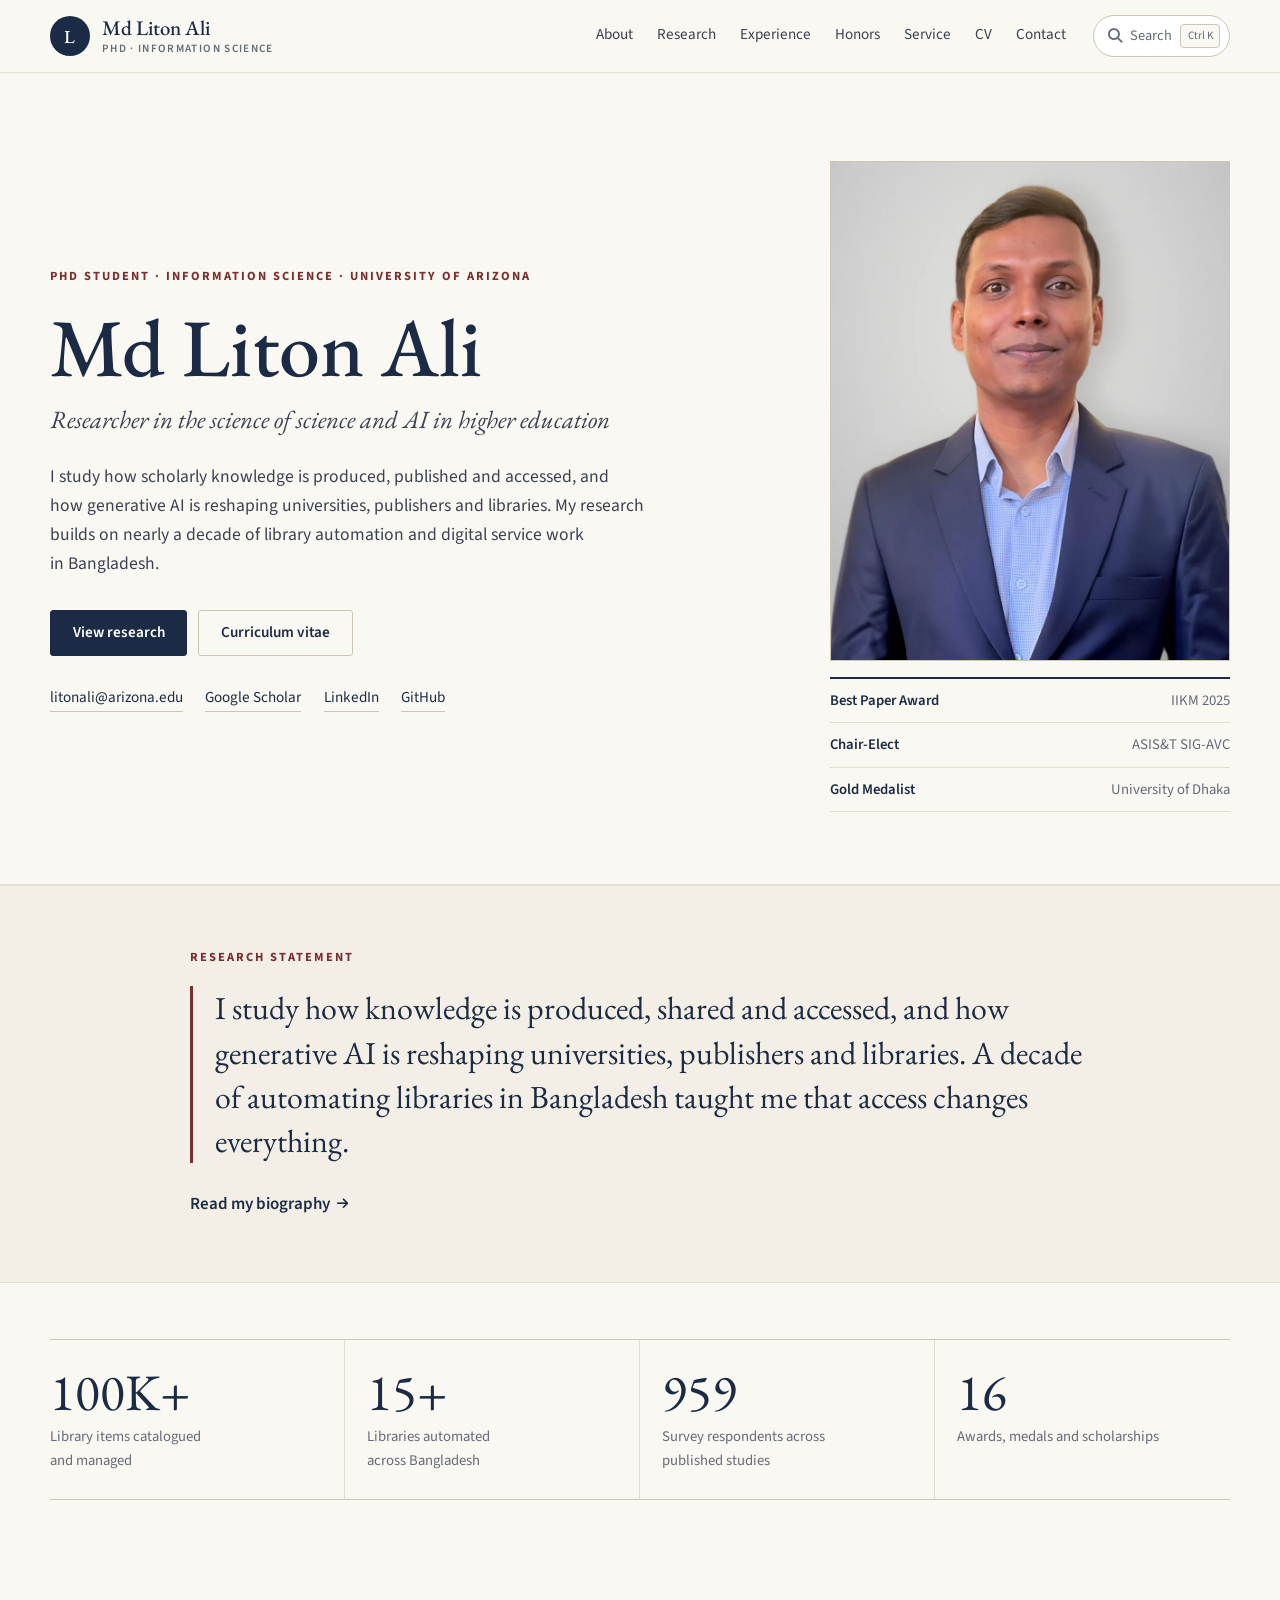
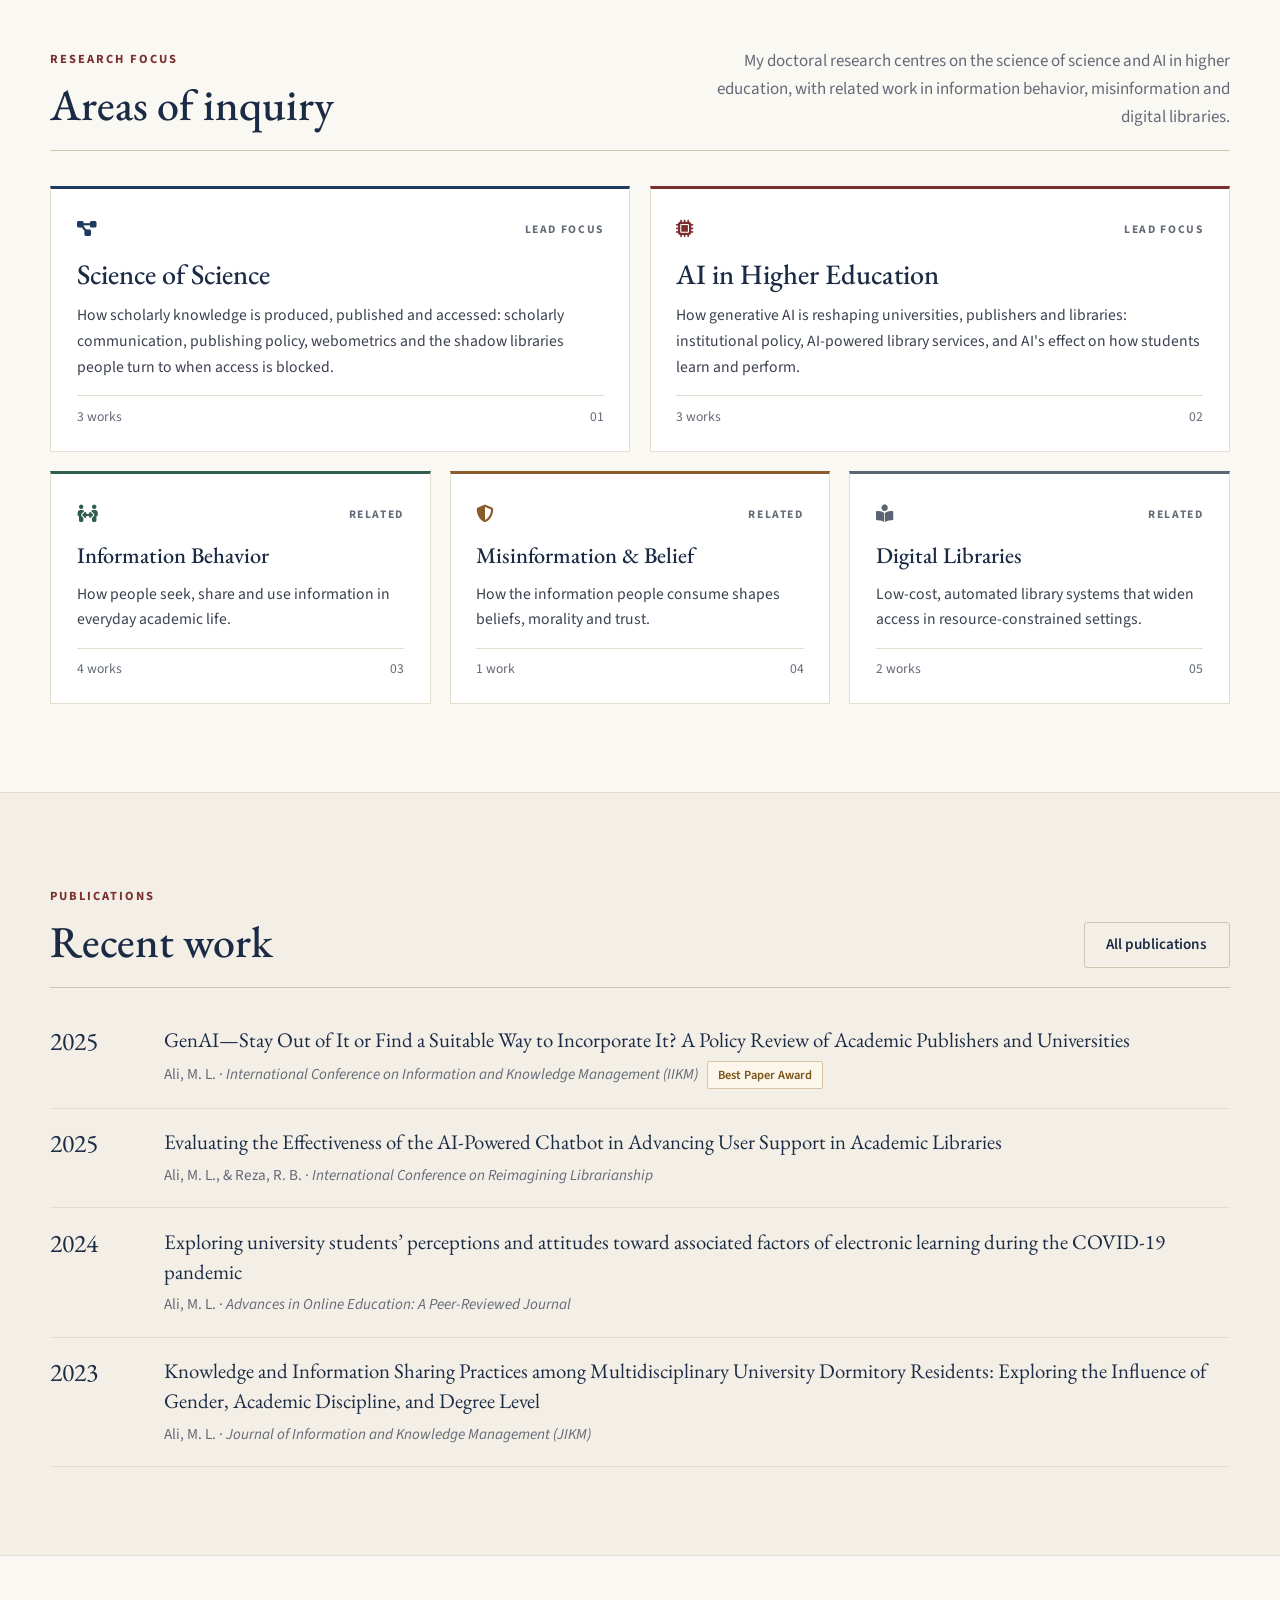
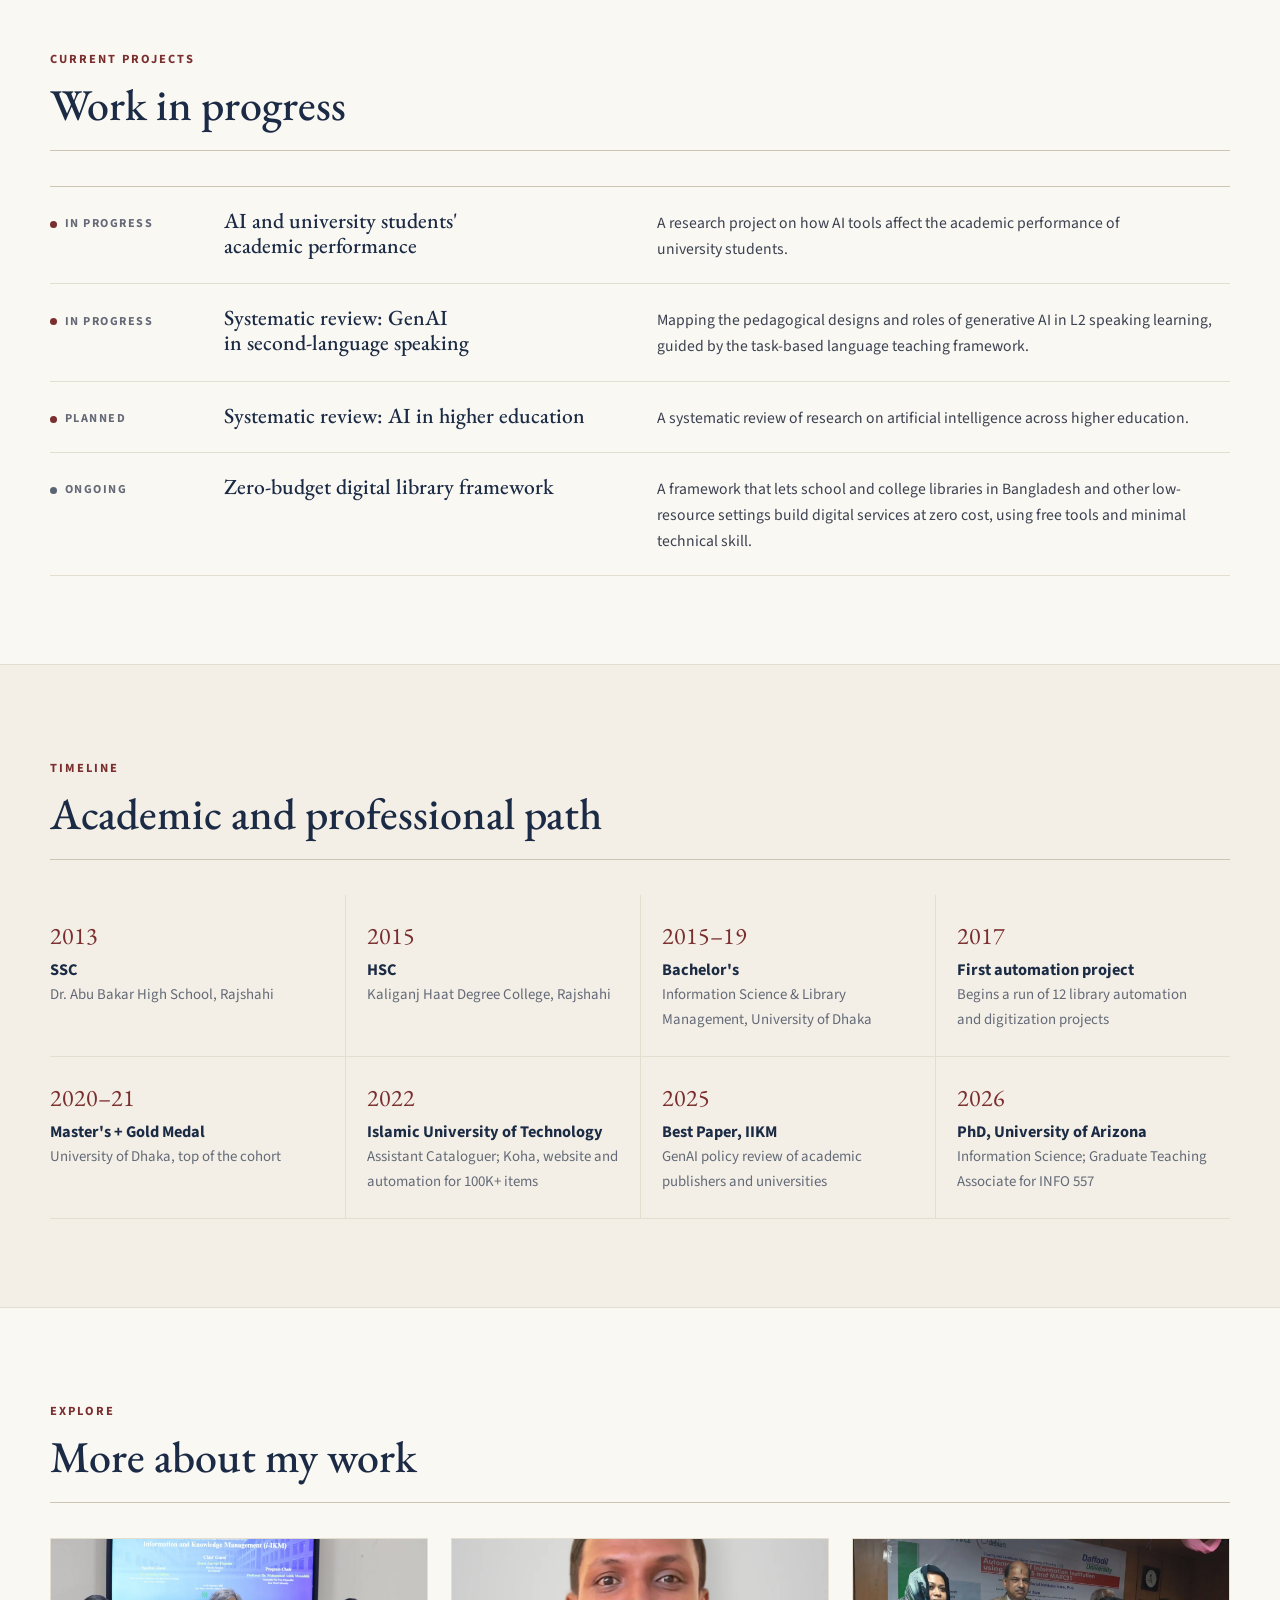
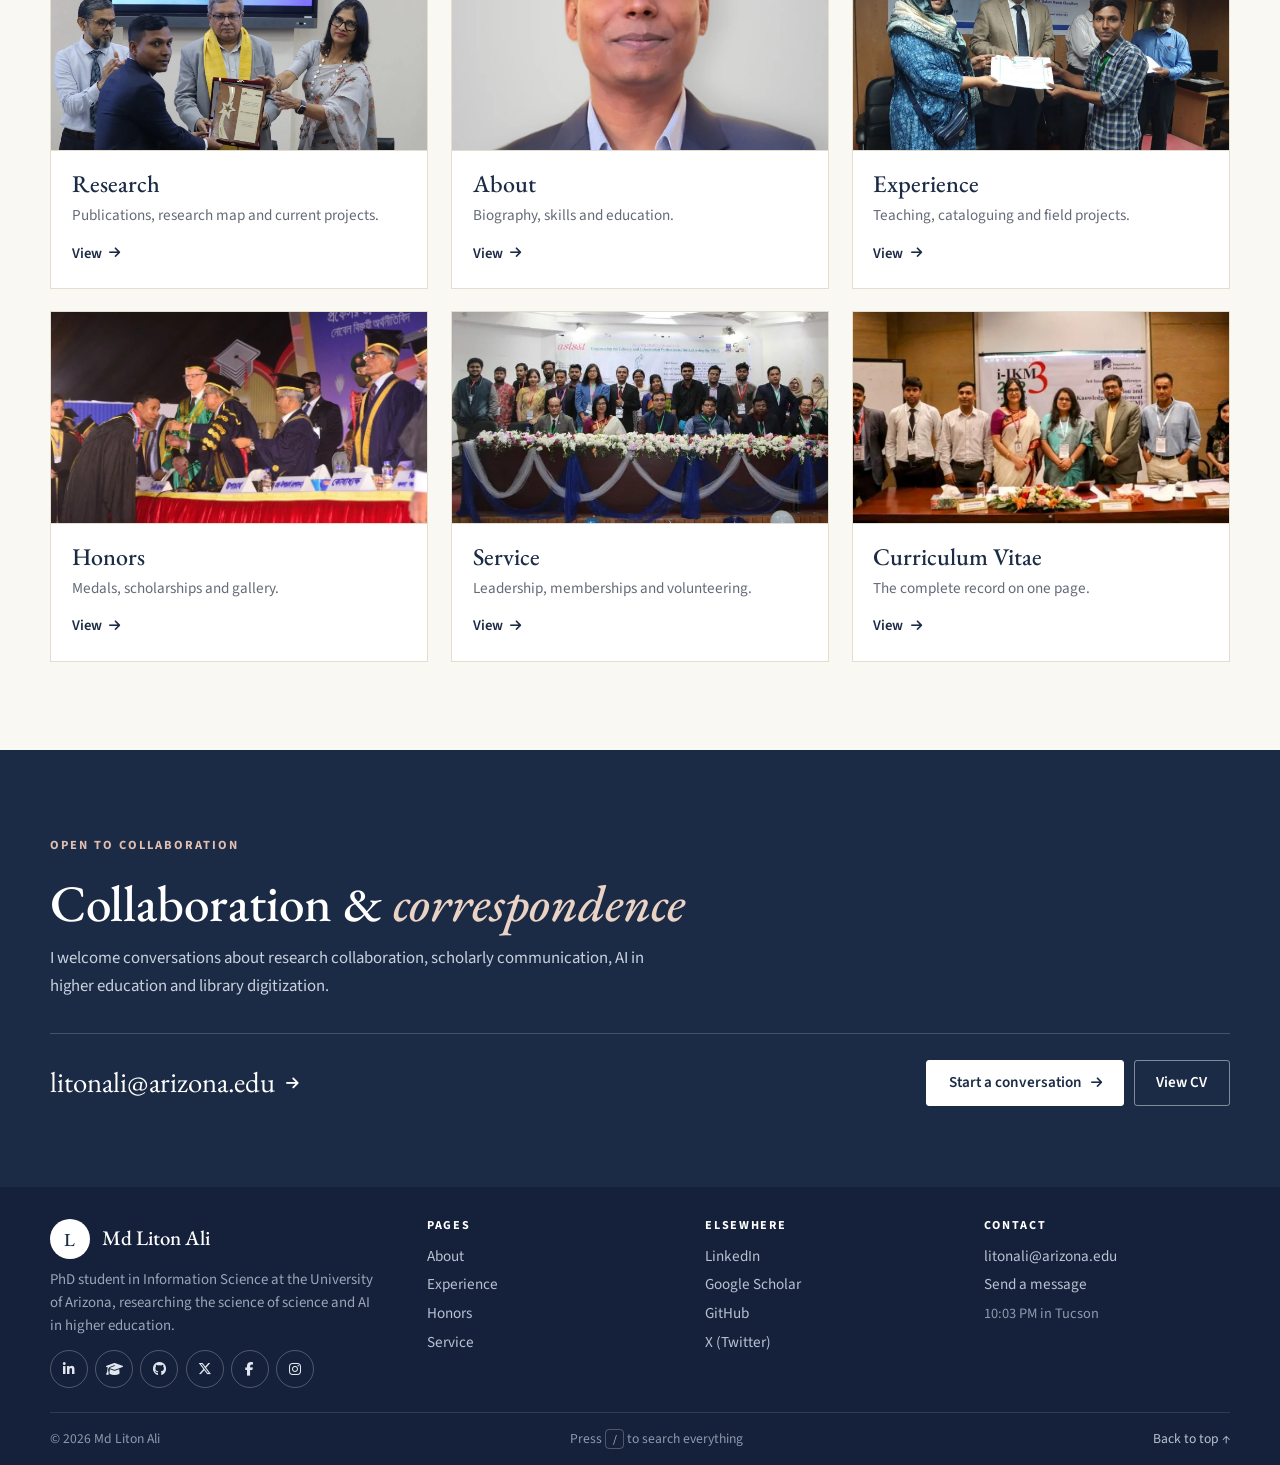
<file: index.html>
<!DOCTYPE html>
<html lang="en" class="no-js" data-theme="light">
<head>
<meta charset="UTF-8">
<meta name="viewport" content="width=device-width, initial-scale=1">
<title>Md Liton Ali — Information Science, University of Arizona</title>
<meta name="description" content="Md Liton Ali is a PhD student in Information Science at the University of Arizona researching the science of science and AI in higher education.">
<meta name="author" content="Md Liton Ali">
<link rel="canonical" href="https://www.litonali.com/">
<meta property="og:type" content="website"><meta property="og:title" content="Md Liton Ali — Information Science, University of Arizona"><meta property="og:description" content="Md Liton Ali is a PhD student in Information Science at the University of Arizona researching the science of science and AI in higher education.">
<meta property="og:url" content="https://www.litonali.com/"><meta property="og:image" content="https://www.litonali.com/images/og-headshot.jpg">
<meta name="twitter:card" content="summary_large_image"><meta name="twitter:site" content="@3srliton">
<meta name="theme-color" content="#1c2b45">
<link rel="icon" href="favicon.svg" type="image/svg+xml">
<link rel="preconnect" href="https://fonts.googleapis.com"><link rel="preconnect" href="https://fonts.gstatic.com" crossorigin>
<link href="https://fonts.googleapis.com/css2?family=EB+Garamond:ital,wght@0,400;0,500;0,600;1,400;1,500&family=Source+Sans+3:wght@400;600;700&display=swap" rel="stylesheet">
<link href="https://cdnjs.cloudflare.com/ajax/libs/font-awesome/6.5.1/css/all.min.css" rel="stylesheet">
<link rel="stylesheet" href="style.css?v=2a26d41e">
<script type="application/ld+json">{"@context": "https://schema.org", "@type": "Person", "name": "Md Liton Ali", "url": "https://www.litonali.com", "image": "https://www.litonali.com/images/og-headshot.jpg", "jobTitle": "PhD Student, Information Science", "affiliation": {"@type": "CollegeOrUniversity", "name": "University of Arizona"}, "alumniOf": {"@type": "CollegeOrUniversity", "name": "University of Dhaka"}, "email": "mailto:litonali@arizona.edu", "sameAs": ["https://www.linkedin.com/in/3srliton/", "https://scholar.google.com/citations?user=ygCGG80AAAAJ&hl=en", "https://github.com/3srliton", "https://x.com/3srliton", "https://www.facebook.com/3srliton", "https://www.instagram.com/3srliton"], "knowsAbout": ["Science of Science", "AI in Higher Education", "Information Behavior", "Misinformation & Belief", "Digital Libraries"]}</script>
<link rel="preload" as="image" href="images/web/headshot-ash.webp">
</head>
<body>
<a class="skip-link" href="#main">Skip to content</a>
<div class="progress" aria-hidden="true"></div>
<header class="nav">
  <div class="nav-inner">
    <a class="brand" href="index.html" aria-label="Md Liton Ali, home"><span class="mono-mark"><b>L</b></span><span class="brand-name">Md Liton Ali<small>PhD · Information Science</small></span></a>
    <nav class="nav-links" aria-label="Main"><a href="about.html">About</a><a href="research.html">Research</a><a href="experience.html">Experience</a><a href="honors.html">Honors</a><a href="service.html">Service</a><a href="cv.html">CV</a><a href="contact.html">Contact</a></nav>
    <div class="nav-tools">
      <button class="search-pill" type="button" data-palette aria-label="Search the site"><i class="fas fa-magnifying-glass" aria-hidden="true"></i><span class="lbl">Search</span><span class="kbd">Ctrl K</span></button>
      <button class="icon-btn menu-btn" id="menuToggle" type="button" aria-label="Menu" aria-expanded="false" aria-controls="overlay"><i class="fas fa-bars-staggered" aria-hidden="true"></i></button>
    </div>
  </div>
</header>
<div class="overlay" id="overlay" aria-hidden="true"><nav aria-label="Mobile"><a href="index.html" aria-current="page"><small>00</small>Home</a><a href="about.html"><small>01</small>About</a><a href="research.html"><small>02</small>Research</a><a href="experience.html"><small>03</small>Experience</a><a href="honors.html"><small>04</small>Honors</a><a href="service.html"><small>05</small>Service</a><a href="cv.html"><small>06</small>CV</a><a href="contact.html"><small>07</small>Contact</a></nav><div class="overlay-foot"><a href="mailto:litonali@arizona.edu">litonali@arizona.edu</a><span data-localtime></span></div></div>
<main id="main">

<section class="hero">
  <div class="wrap hero-grid">
    <div class="hero-copy">
      <p class="eyebrow">PhD Student · Information Science · University of Arizona</p>
      <h1>Md Liton Ali</h1>
      <p class="hero-sub">Researcher in the science of science and AI in higher education</p>
      <p class="hero-lede">I study how scholarly knowledge is produced, published and accessed, and how generative AI is reshaping universities, publishers and libraries. My research builds on nearly a decade of library automation and digital service work in Bangladesh.</p>
      <div class="hero-actions"><a class="btn" href="research.html">View research</a><a class="btn btn-ghost" href="cv.html">Curriculum vitae</a></div>
      <p class="hero-links"><a href="mailto:litonali@arizona.edu">litonali@arizona.edu</a><a href="https://scholar.google.com/citations?user=ygCGG80AAAAJ&hl=en" target="_blank" rel="noopener">Google Scholar</a><a href="https://www.linkedin.com/in/3srliton/" target="_blank" rel="noopener">LinkedIn</a><a href="https://github.com/3srliton" target="_blank" rel="noopener">GitHub</a></p>
    </div>
    <div class="stage">
      <figure class="portrait-frame"><img src="images/web/headshot-ash.webp" alt="Portrait of Md Liton Ali" width="880" height="1100" fetchpriority="high"></figure>
      <ul class="hero-facts" aria-label="Highlights">
        <li><span>Best Paper Award</span><span>IIKM 2025</span></li>
        <li><span>Chair-Elect</span><span>ASIS&amp;T SIG-AVC</span></li>
        <li><span>Gold Medalist</span><span>University of Dhaka</span></li>
      </ul>
    </div>
  </div>
</section>

<section class="sec sec--tight band">
  <div class="wrap statement rv">
    <p class="eyebrow">Research statement</p>
    <blockquote>I study how knowledge is produced, shared and accessed, and how generative AI is reshaping universities, publishers and libraries. A decade of automating libraries in Bangladesh taught me that access changes everything.</blockquote>
    <a class="link-u" href="about.html">Read my biography <i class="fas fa-arrow-right" aria-hidden="true"></i></a>
  </div>
</section>

<section class="sec sec--tight"><div class="wrap"><div class="stats"><div class="stat rv"><div class="num">100K+</div><p class="lbl">Library items catalogued and managed</p></div><div class="stat rv"><div class="num">15+</div><p class="lbl">Libraries automated across Bangladesh</p></div><div class="stat rv"><div class="num">959</div><p class="lbl">Survey respondents across published studies</p></div><div class="stat rv"><div class="num">16</div><p class="lbl">Awards, medals and scholarships</p></div></div></div></section>

<section class="sec">
  <div class="wrap">
    <div class="sec-head"><div><span class="eyebrow">Research focus</span><h2>Areas of inquiry</h2></div><div class="side rv" style="--d:.1s"><p>My doctoral research centres on the science of science and AI in higher education, with related work in information behavior, misinformation and digital libraries.</p></div></div>
    <div class="themes"><a class="spot theme-card lead rv" href="research.html#publications" style="--c:#1f3a5f;--d:0.00s">
  <div class="row"><span class="ic"><i class="fas fa-diagram-project" aria-hidden="true"></i></span><span class="lead-badge">Lead focus</span></div>
  <div><h3>Science of Science</h3><p style="margin-top:.8rem">How scholarly knowledge is produced, published and accessed: scholarly communication, publishing policy, webometrics and the shadow libraries people turn to when access is blocked.</p></div>
  <div class="row"><span class="cnt">3 works</span><span class="cnt">01</span></div>
</a><a class="spot theme-card lead rv" href="research.html#publications" style="--c:#7a2e2e;--d:0.06s">
  <div class="row"><span class="ic"><i class="fas fa-microchip" aria-hidden="true"></i></span><span class="lead-badge">Lead focus</span></div>
  <div><h3>AI in Higher Education</h3><p style="margin-top:.8rem">How generative AI is reshaping universities, publishers and libraries: institutional policy, AI-powered library services, and AI&#x27;s effect on how students learn and perform.</p></div>
  <div class="row"><span class="cnt">3 works</span><span class="cnt">02</span></div>
</a><a class="spot theme-card sub rv" href="research.html#publications" style="--c:#2f5d50;--d:0.12s">
  <div class="row"><span class="ic"><i class="fas fa-people-arrows" aria-hidden="true"></i></span><span class="lead-badge">Related</span></div>
  <div><h3>Information Behavior</h3><p style="margin-top:.8rem">How people seek, share and use information in everyday academic life.</p></div>
  <div class="row"><span class="cnt">4 works</span><span class="cnt">03</span></div>
</a><a class="spot theme-card sub rv" href="research.html#publications" style="--c:#8a5a2b;--d:0.18s">
  <div class="row"><span class="ic"><i class="fas fa-shield-halved" aria-hidden="true"></i></span><span class="lead-badge">Related</span></div>
  <div><h3>Misinformation &amp; Belief</h3><p style="margin-top:.8rem">How the information people consume shapes beliefs, morality and trust.</p></div>
  <div class="row"><span class="cnt">1 work</span><span class="cnt">04</span></div>
</a><a class="spot theme-card sub rv" href="research.html#publications" style="--c:#5b6472;--d:0.24s">
  <div class="row"><span class="ic"><i class="fas fa-book-open-reader" aria-hidden="true"></i></span><span class="lead-badge">Related</span></div>
  <div><h3>Digital Libraries</h3><p style="margin-top:.8rem">Low-cost, automated library systems that widen access in resource-constrained settings.</p></div>
  <div class="row"><span class="cnt">2 works</span><span class="cnt">05</span></div>
</a></div>
  </div>
</section>

<section class="sec band">
  <div class="wrap">
    <div class="sec-head"><div><span class="eyebrow">Publications</span><h2>Recent work</h2></div><div class="side rv" style="--d:.1s"><a class="btn btn-ghost" href="research.html#publications">All publications</a></div></div>
    <ol class="publist"><li class="rv"><span class="pl-yr">2025</span><div><a href="research.html#genai-policy">GenAI—Stay Out of It or Find a Suitable Way to Incorporate It? A Policy Review of Academic Publishers and Universities</a><p class="pl-meta">Ali, M. L. · <em>International Conference on Information and Knowledge Management (IIKM)</em> <span class="tag tag--award">Best Paper Award</span></p></div></li><li class="rv"><span class="pl-yr">2025</span><div><a href="research.html#chatbot">Evaluating the Effectiveness of the AI-Powered Chatbot in Advancing User Support in Academic Libraries</a><p class="pl-meta">Ali, M. L., &amp; Reza, R. B. · <em>International Conference on Reimagining Librarianship</em></p></div></li><li class="rv"><span class="pl-yr">2024</span><div><a href="research.html#elearning">Exploring university students’ perceptions and attitudes toward associated factors of electronic learning during the COVID-19 pandemic</a><p class="pl-meta">Ali, M. L. · <em>Advances in Online Education: A Peer-Reviewed Journal</em></p></div></li><li class="rv"><span class="pl-yr">2023</span><div><a href="research.html#kis">Knowledge and Information Sharing Practices among Multidisciplinary University Dormitory Residents: Exploring the Influence of Gender, Academic Discipline, and Degree Level</a><p class="pl-meta">Ali, M. L. · <em>Journal of Information and Knowledge Management (JIKM)</em></p></div></li></ol>
  </div>
</section>

<section class="sec">
  <div class="wrap">
    <div class="sec-head"><div><span class="eyebrow">Current projects</span><h2>Work in progress</h2></div></div>
    <div class="now"><div class="now-row rv" style="--c:#7a2e2e;--d:0.00s"><span class="now-st"><span class="pulse"></span>In progress</span><h3>AI and university students&#x27; academic performance</h3><p>A research project on how AI tools affect the academic performance of university students.</p><span class="go"><i class="fas fa-arrow-right" aria-hidden="true"></i></span></div><div class="now-row rv" style="--c:#7a2e2e;--d:0.06s"><span class="now-st"><span class="pulse"></span>In progress</span><h3>Systematic review: GenAI in second-language speaking</h3><p>Mapping the pedagogical designs and roles of generative AI in L2 speaking learning, guided by the task-based language teaching framework.</p><span class="go"><i class="fas fa-arrow-right" aria-hidden="true"></i></span></div><div class="now-row rv" style="--c:#7a2e2e;--d:0.12s"><span class="now-st"><span class="pulse"></span>Planned</span><h3>Systematic review: AI in higher education</h3><p>A systematic review of research on artificial intelligence across higher education.</p><span class="go"><i class="fas fa-arrow-right" aria-hidden="true"></i></span></div><div class="now-row rv" style="--c:#5b6472;--d:0.18s"><span class="now-st"><span class="pulse"></span>Ongoing</span><h3>Zero-budget digital library framework</h3><p>A framework that lets school and college libraries in Bangladesh and other low-resource settings build digital services at zero cost, using free tools and minimal technical skill.</p><span class="go"><i class="fas fa-arrow-right" aria-hidden="true"></i></span></div></div>
  </div>
</section>

<section class="sec band">
  <div class="wrap">
    <div class="sec-head"><div><span class="eyebrow">Timeline</span><h2>Academic and professional path</h2></div></div>
    <ol class="chron"><li class="rv"><span class="c-yr">2013</span><h3>SSC</h3><p>Dr. Abu Bakar High School, Rajshahi</p></li><li class="rv"><span class="c-yr">2015</span><h3>HSC</h3><p>Kaliganj Haat Degree College, Rajshahi</p></li><li class="rv"><span class="c-yr">2015–19</span><h3>Bachelor&#x27;s</h3><p>Information Science &amp; Library Management, University of Dhaka</p></li><li class="rv"><span class="c-yr">2017</span><h3>First automation project</h3><p>Begins a run of 12 library automation and digitization projects</p></li><li class="rv"><span class="c-yr">2020–21</span><h3>Master&#x27;s + Gold Medal</h3><p>University of Dhaka, top of the cohort</p></li><li class="rv"><span class="c-yr">2022</span><h3>Islamic University of Technology</h3><p>Assistant Cataloguer; Koha, website and automation for 100K+ items</p></li><li class="rv"><span class="c-yr">2025</span><h3>Best Paper, IIKM</h3><p>GenAI policy review of academic publishers and universities</p></li><li class="rv"><span class="c-yr">2026</span><h3>PhD, University of Arizona</h3><p>Information Science; Graduate Teaching Associate for INFO 557</p></li></ol>
  </div>
</section>

<section class="sec">
  <div class="wrap">
    <div class="sec-head"><div><span class="eyebrow">Explore</span><h2>More about my work</h2></div></div>
    <div class="explore"><a class="ex rv" href="research.html"><div class="ex-img"><img src="images/web/iikm4b.webp" alt="" loading="lazy"></div><div class="ex-body"><h3>Research</h3><p>Publications, research map and current projects.</p><span class="link-u">View <i class="fas fa-arrow-right" aria-hidden="true"></i></span></div></a><a class="ex rv" href="about.html"><div class="ex-img"><img src="images/web/headshot-ash.webp" alt="" loading="lazy"></div><div class="ex-body"><h3>About</h3><p>Biography, skills and education.</p><span class="link-u">View <i class="fas fa-arrow-right" aria-hidden="true"></i></span></div></a><a class="ex rv" href="experience.html"><div class="ex-img"><img src="images/web/kohat.webp" alt="" loading="lazy"></div><div class="ex-body"><h3>Experience</h3><p>Teaching, cataloguing and field projects.</p><span class="link-u">View <i class="fas fa-arrow-right" aria-hidden="true"></i></span></div></a><a class="ex rv" href="honors.html"><div class="ex-img"><img src="images/web/gold.webp" alt="" loading="lazy"></div><div class="ex-body"><h3>Honors</h3><p>Medals, scholarships and gallery.</p><span class="link-u">View <i class="fas fa-arrow-right" aria-hidden="true"></i></span></div></a><a class="ex rv" href="service.html"><div class="ex-img"><img src="images/web/sympo.webp" alt="" loading="lazy"></div><div class="ex-body"><h3>Service</h3><p>Leadership, memberships and volunteering.</p><span class="link-u">View <i class="fas fa-arrow-right" aria-hidden="true"></i></span></div></a><a class="ex rv" href="cv.html"><div class="ex-img"><img src="images/web/iikm3.webp" alt="" loading="lazy"></div><div class="ex-body"><h3>Curriculum Vitae</h3><p>The complete record on one page.</p><span class="link-u">View <i class="fas fa-arrow-right" aria-hidden="true"></i></span></div></a></div>
  </div>
</section>

<section class="mega"><div class="wrap">
  <span class="eyebrow rv">Open to collaboration</span>
  <h2 class="rv" style="margin-top:1rem">Collaboration &amp; <em>correspondence</em></h2><p class="mega-p">I welcome conversations about research collaboration, scholarly communication, AI in higher education and library digitization.</p>
  <div class="mega-row rv" style="--d:.2s">
    <a class="mega-mail" href="mailto:litonali@arizona.edu">litonali@arizona.edu <i class="fas fa-arrow-right" aria-hidden="true"></i></a>
    <div style="display:flex;gap:.6rem;flex-wrap:wrap"><a class="btn" href="contact.html">Start a conversation <span class="arr"><i class="fas fa-arrow-right" aria-hidden="true"></i></span></a><a class="btn btn-ghost" href="cv.html">View CV</a></div>
  </div>
</div></section>
</main>
<footer class="footer">
  <div class="wrap">
    <div class="f-grid">
      <div><a class="brand" href="index.html"><span class="mono-mark"><b>L</b></span><span class="brand-name">Md Liton Ali</span></a>
        <p>PhD student in Information Science at the University of Arizona, researching the science of science and AI in higher education.</p><div class="soc"><a href="https://www.linkedin.com/in/3srliton/" target="_blank" rel="noopener" aria-label="LinkedIn"><i class="fab fa-linkedin-in" aria-hidden="true"></i></a><a href="https://scholar.google.com/citations?user=ygCGG80AAAAJ&hl=en" target="_blank" rel="noopener" aria-label="Google Scholar"><i class="fas fa-graduation-cap" aria-hidden="true"></i></a><a href="https://github.com/3srliton" target="_blank" rel="noopener" aria-label="GitHub"><i class="fab fa-github" aria-hidden="true"></i></a><a href="https://x.com/3srliton" target="_blank" rel="noopener" aria-label="X (Twitter)"><i class="fab fa-x-twitter" aria-hidden="true"></i></a><a href="https://www.facebook.com/3srliton" target="_blank" rel="noopener" aria-label="Facebook"><i class="fab fa-facebook-f" aria-hidden="true"></i></a><a href="https://www.instagram.com/3srliton" target="_blank" rel="noopener" aria-label="Instagram"><i class="fab fa-instagram" aria-hidden="true"></i></a></div></div>
      <div><h4>Pages</h4><ul><li><a href="about.html">About</a></li><li><a href="experience.html">Experience</a></li><li><a href="honors.html">Honors</a></li><li><a href="service.html">Service</a></li></ul></div>
      <div><h4>Elsewhere</h4><ul><li><a href="https://www.linkedin.com/in/3srliton/" target="_blank" rel="noopener">LinkedIn</a></li><li><a href="https://scholar.google.com/citations?user=ygCGG80AAAAJ&hl=en" target="_blank" rel="noopener">Google Scholar</a></li><li><a href="https://github.com/3srliton" target="_blank" rel="noopener">GitHub</a></li><li><a href="https://x.com/3srliton" target="_blank" rel="noopener">X (Twitter)</a></li></ul></div>
      <div><h4>Contact</h4><ul><li><a href="mailto:litonali@arizona.edu">litonali@arizona.edu</a></li><li><a href="contact.html">Send a message</a></li><li><span class="local-time" data-localtime style="color:var(--muted)"></span></li></ul></div>
    </div>
    <div class="f-bottom"><span>&copy; <span data-year>2026</span> Md Liton Ali</span><span>Press <span class="kbd">/</span> to search everything</span><a href="#main">Back to top ↑</a></div>
  </div>
</footer>
<div class="palette" id="palette" role="dialog" aria-modal="true" aria-label="Search the site" aria-hidden="true">
  <div class="palette-box">
    <div class="palette-in"><i class="fas fa-magnifying-glass" aria-hidden="true"></i><input type="text" placeholder="Search papers, roles, awards, pages…" aria-label="Search" role="combobox" aria-expanded="true" aria-controls="plist-pal" autocomplete="off"><span class="kbd">Esc</span></div>
    <div class="palette-list" id="plist-pal" role="listbox"></div>
    <div class="pal-foot"><span><span class="kbd">↑↓</span> move</span><span><span class="kbd">Enter</span> open</span><span><span class="kbd">Esc</span> close</span></div>
  </div>
</div>
<div class="toast" id="toast" role="status" aria-live="polite"></div>
<script src="script.js?v=2a26d41e" defer></script>
</body>
</html>
</file>
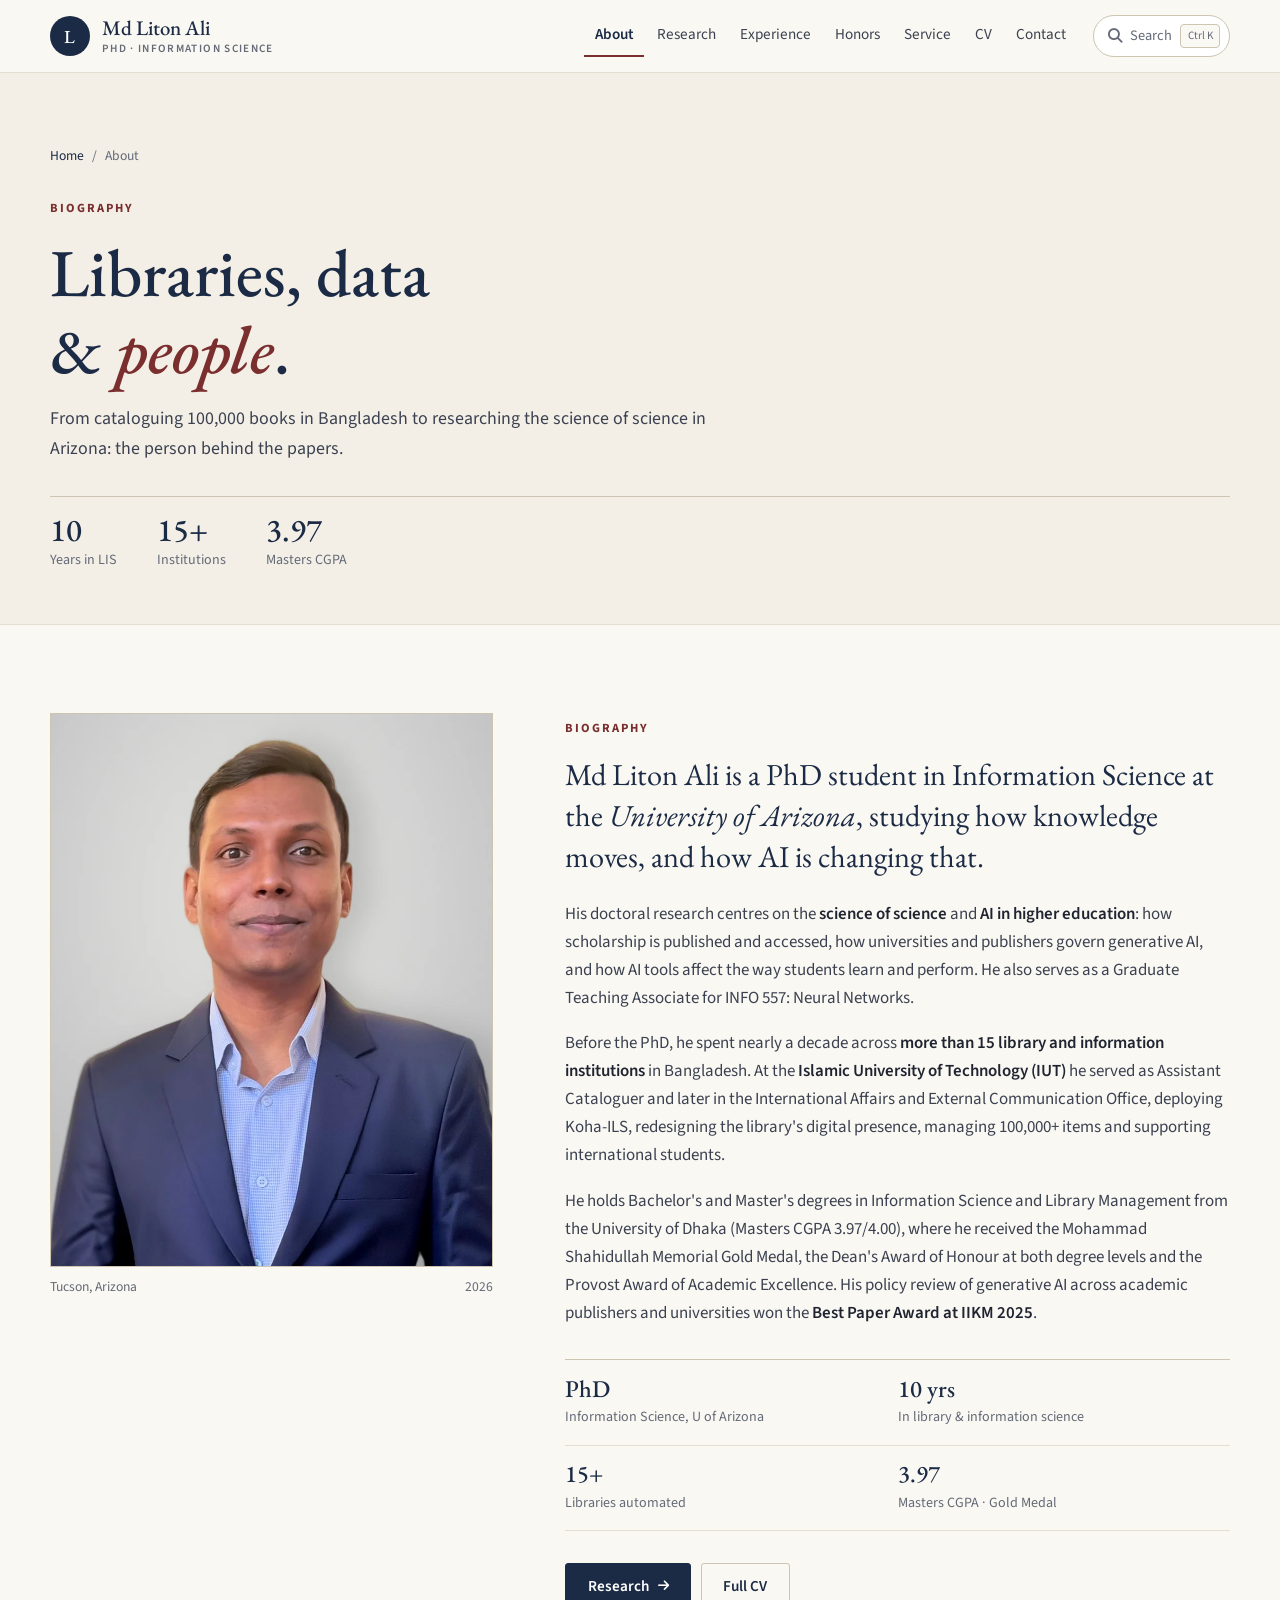
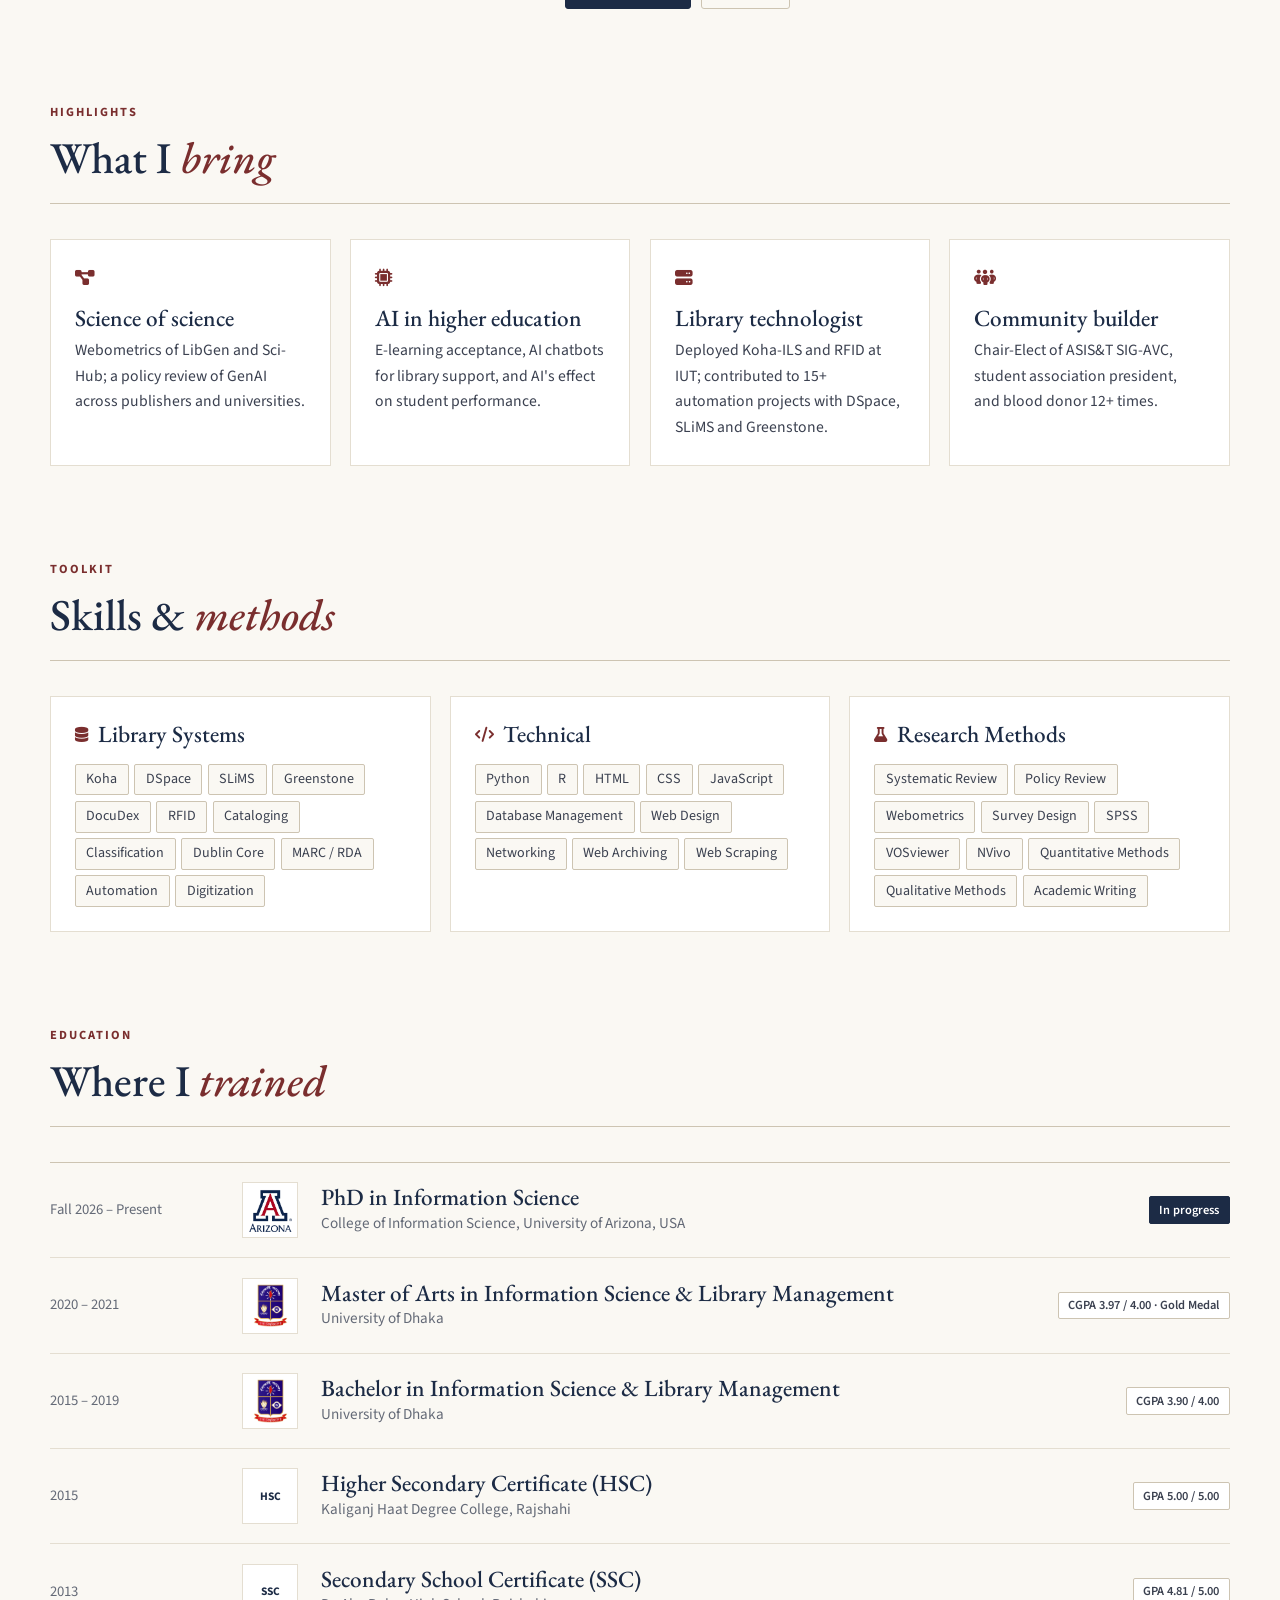
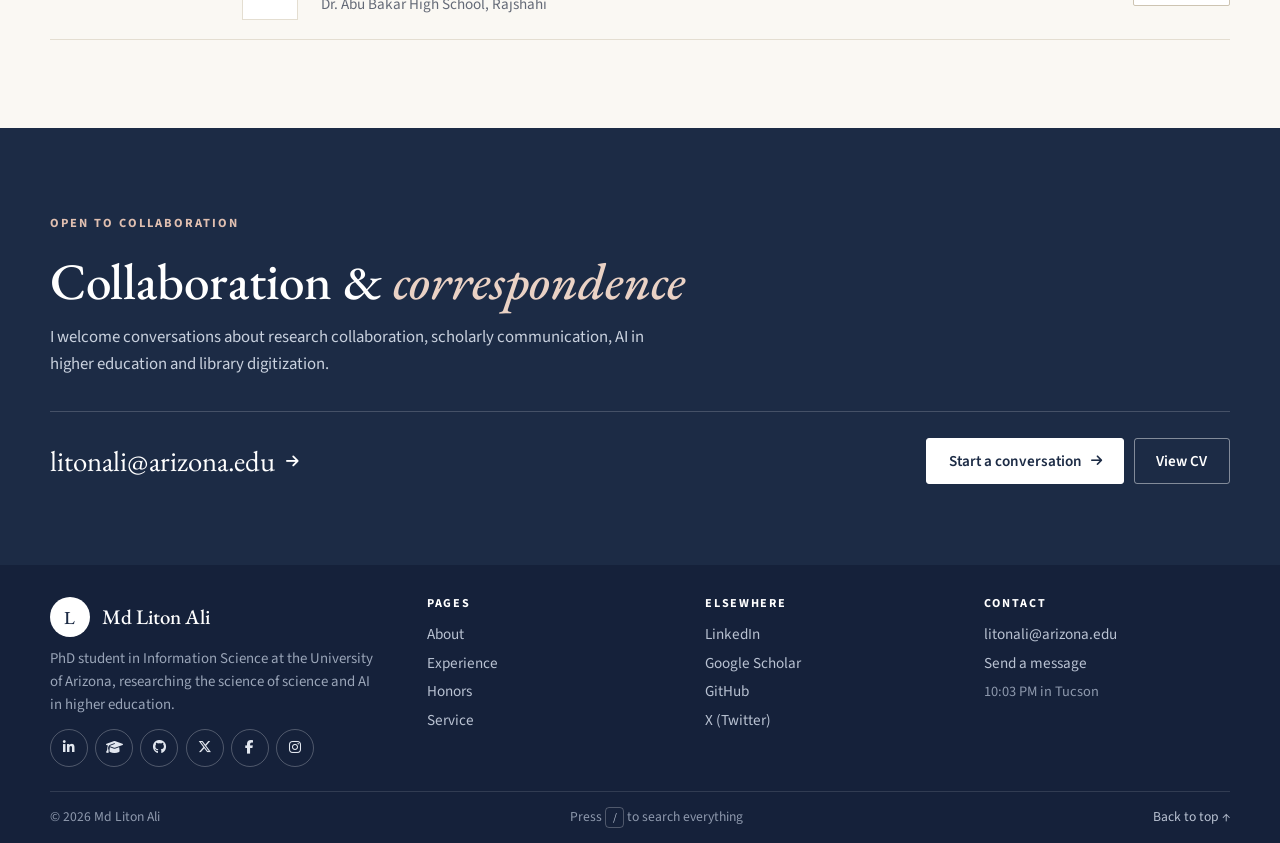
<file: about.html>
<!DOCTYPE html>
<html lang="en" class="no-js" data-theme="light">
<head>
<meta charset="UTF-8">
<meta name="viewport" content="width=device-width, initial-scale=1">
<title>About — Md Liton Ali</title>
<meta name="description" content="Biography, skills and education of Md Liton Ali, PhD student in Information Science at the University of Arizona.">
<meta name="author" content="Md Liton Ali">
<link rel="canonical" href="https://www.litonali.com/about.html">
<meta property="og:type" content="website"><meta property="og:title" content="About — Md Liton Ali"><meta property="og:description" content="Biography, skills and education of Md Liton Ali, PhD student in Information Science at the University of Arizona.">
<meta property="og:url" content="https://www.litonali.com/about.html"><meta property="og:image" content="https://www.litonali.com/images/og-headshot.jpg">
<meta name="twitter:card" content="summary_large_image"><meta name="twitter:site" content="@3srliton">
<meta name="theme-color" content="#1c2b45">
<link rel="icon" href="favicon.svg" type="image/svg+xml">
<link rel="preconnect" href="https://fonts.googleapis.com"><link rel="preconnect" href="https://fonts.gstatic.com" crossorigin>
<link href="https://fonts.googleapis.com/css2?family=EB+Garamond:ital,wght@0,400;0,500;0,600;1,400;1,500&family=Source+Sans+3:wght@400;600;700&display=swap" rel="stylesheet">
<link href="https://cdnjs.cloudflare.com/ajax/libs/font-awesome/6.5.1/css/all.min.css" rel="stylesheet">
<link rel="stylesheet" href="style.css?v=2a26d41e">
</head>
<body>
<a class="skip-link" href="#main">Skip to content</a>
<div class="progress" aria-hidden="true"></div>
<header class="nav">
  <div class="nav-inner">
    <a class="brand" href="index.html" aria-label="Md Liton Ali, home"><span class="mono-mark"><b>L</b></span><span class="brand-name">Md Liton Ali<small>PhD · Information Science</small></span></a>
    <nav class="nav-links" aria-label="Main"><a href="about.html" aria-current="page">About</a><a href="research.html">Research</a><a href="experience.html">Experience</a><a href="honors.html">Honors</a><a href="service.html">Service</a><a href="cv.html">CV</a><a href="contact.html">Contact</a></nav>
    <div class="nav-tools">
      <button class="search-pill" type="button" data-palette aria-label="Search the site"><i class="fas fa-magnifying-glass" aria-hidden="true"></i><span class="lbl">Search</span><span class="kbd">Ctrl K</span></button>
      <button class="icon-btn menu-btn" id="menuToggle" type="button" aria-label="Menu" aria-expanded="false" aria-controls="overlay"><i class="fas fa-bars-staggered" aria-hidden="true"></i></button>
    </div>
  </div>
</header>
<div class="overlay" id="overlay" aria-hidden="true"><nav aria-label="Mobile"><a href="index.html"><small>00</small>Home</a><a href="about.html" aria-current="page"><small>01</small>About</a><a href="research.html"><small>02</small>Research</a><a href="experience.html"><small>03</small>Experience</a><a href="honors.html"><small>04</small>Honors</a><a href="service.html"><small>05</small>Service</a><a href="cv.html"><small>06</small>CV</a><a href="contact.html"><small>07</small>Contact</a></nav><div class="overlay-foot"><a href="mailto:litonali@arizona.edu">litonali@arizona.edu</a><span data-localtime></span></div></div>
<main id="main">

<section class="phero">
  <div class="wrap">
    <div class="crumbs fade-up" style="--d:.1s"><a href="index.html">Home</a><span>/</span><span>About</span></div>
    <div class="fade-up" style="--d:.2s;margin-top:1.6rem"><span class="eyebrow">Biography</span></div>
    <h1 class="fade-up" style="--d:.3s">Libraries, data<br>&amp; <em>people</em>.</h1>
    <p class="lede fade-up" style="--d:.42s">From cataloguing 100,000 books in Bangladesh to researching the science of science in Arizona: the person behind the papers.</p>
    <div class="phero-meta fade-up" style="--d:.55s"><div><strong>10</strong><span>Years in LIS</span></div><div><strong>15+</strong><span>Institutions</span></div><div><strong>3.97</strong><span>Masters CGPA</span></div></div>
  </div>
</section>
<section class="sec">
  <div class="wrap bio">
    <div class="bio-photo rv"><div class="frame"><img src="images/web/headshot-ash.webp" alt="Portrait of Md Liton Ali" width="880" height="1100"></div><div class="cap"><span>Tucson, Arizona</span><span>2026</span></div></div>
    <div class="bio-text">
      <span class="eyebrow rv">Biography</span>
      <p class="lead rv">Md Liton Ali is a PhD student in Information Science at the <em>University of Arizona</em>, studying how knowledge moves, and how AI is changing that.</p>
      <p class="rv">His doctoral research centres on the <strong>science of science</strong> and <strong>AI in higher education</strong>: how scholarship is published and accessed, how universities and publishers govern generative AI, and how AI tools affect the way students learn and perform. He also serves as a Graduate Teaching Associate for INFO 557: Neural Networks.</p>
      <p class="rv">Before the PhD, he spent nearly a decade across <strong>more than 15 library and information institutions</strong> in Bangladesh. At the <strong>Islamic University of Technology (IUT)</strong> he served as Assistant Cataloguer and later in the International Affairs and External Communication Office, deploying Koha-ILS, redesigning the library's digital presence, managing 100,000+ items and supporting international students.</p>
      <p class="rv">He holds Bachelor's and Master's degrees in Information Science and Library Management from the University of Dhaka (Masters CGPA 3.97/4.00), where he received the Mohammad Shahidullah Memorial Gold Medal, the Dean's Award of Honour at both degree levels and the Provost Award of Academic Excellence. His policy review of generative AI across academic publishers and universities won the <strong>Best Paper Award at IIKM 2025</strong>.</p>
      <div class="facts"><div class="fact rv" style="--d:0.00s"><strong>PhD</strong><span>Information Science, U of Arizona</span></div><div class="fact rv" style="--d:0.06s"><strong>10 yrs</strong><span>In library &amp; information science</span></div><div class="fact rv" style="--d:0.12s"><strong>15+</strong><span>Libraries automated</span></div><div class="fact rv" style="--d:0.18s"><strong>3.97</strong><span>Masters CGPA · Gold Medal</span></div></div>
      <div style="display:flex;gap:.6rem;flex-wrap:wrap;margin-top:2rem" class="rv"><a class="btn" href="research.html">Research <span class="arr"><i class="fas fa-arrow-right" aria-hidden="true"></i></span></a><a class="btn btn-ghost" href="cv.html">Full CV</a></div>
    </div>
  </div>
</section>
<section class="sec" style="padding-top:0"><div class="wrap"><div class="sec-head"><div><span class="eyebrow">Highlights</span><h2>What I <em>bring</em></h2></div></div><div class="grid g4"><div class="spot box rv" style="--d:0.00s"><span class="ic"><i class="fas fa-diagram-project" aria-hidden="true"></i></span><h3>Science of science</h3><p>Webometrics of LibGen and Sci-Hub; a policy review of GenAI across publishers and universities.</p></div><div class="spot box rv" style="--d:0.06s"><span class="ic"><i class="fas fa-microchip" aria-hidden="true"></i></span><h3>AI in higher education</h3><p>E-learning acceptance, AI chatbots for library support, and AI&#x27;s effect on student performance.</p></div><div class="spot box rv" style="--d:0.12s"><span class="ic"><i class="fas fa-server" aria-hidden="true"></i></span><h3>Library technologist</h3><p>Deployed Koha-ILS and RFID at IUT; contributed to 15+ automation projects with DSpace, SLiMS and Greenstone.</p></div><div class="spot box rv" style="--d:0.18s"><span class="ic"><i class="fas fa-people-group" aria-hidden="true"></i></span><h3>Community builder</h3><p>Chair-Elect of ASIS&amp;T SIG-AVC, student association president, and blood donor 12+ times.</p></div></div></div></section>
<section class="sec" id="skills" style="padding-top:0"><div class="wrap"><div class="sec-head"><div><span class="eyebrow">Toolkit</span><h2>Skills &amp; <em>methods</em></h2></div></div><div class="skills"><div class="spot skill-col rv" style="--d:0.00s"><h3><i class="fas fa-database" aria-hidden="true"></i>Library Systems</h3><div class="pills"><span class="pill">Koha</span><span class="pill">DSpace</span><span class="pill">SLiMS</span><span class="pill">Greenstone</span><span class="pill">DocuDex</span><span class="pill">RFID</span><span class="pill">Cataloging</span><span class="pill">Classification</span><span class="pill">Dublin Core</span><span class="pill">MARC / RDA</span><span class="pill">Automation</span><span class="pill">Digitization</span></div></div><div class="spot skill-col rv" style="--d:0.08s"><h3><i class="fas fa-code" aria-hidden="true"></i>Technical</h3><div class="pills"><span class="pill">Python</span><span class="pill">R</span><span class="pill">HTML</span><span class="pill">CSS</span><span class="pill">JavaScript</span><span class="pill">Database Management</span><span class="pill">Web Design</span><span class="pill">Networking</span><span class="pill">Web Archiving</span><span class="pill">Web Scraping</span></div></div><div class="spot skill-col rv" style="--d:0.16s"><h3><i class="fas fa-flask" aria-hidden="true"></i>Research Methods</h3><div class="pills"><span class="pill">Systematic Review</span><span class="pill">Policy Review</span><span class="pill">Webometrics</span><span class="pill">Survey Design</span><span class="pill">SPSS</span><span class="pill">VOSviewer</span><span class="pill">NVivo</span><span class="pill">Quantitative Methods</span><span class="pill">Qualitative Methods</span><span class="pill">Academic Writing</span></div></div></div></div></section>
<section class="sec" id="education" style="padding-top:0"><div class="wrap"><div class="sec-head"><div><span class="eyebrow">Education</span><h2>Where I <em>trained</em></h2></div></div><div class="degrees"><div class="deg rv current"><span class="yrs">Fall 2026 – Present</span><span class="seal"><img src="images/web/university-of-arizona-logo.webp" alt="" loading="lazy"></span><div><h3><em>PhD</em> in Information Science</h3><p>College of Information Science, University of Arizona, USA</p></div><span class="tag tag--lime">In progress</span></div><div class="deg rv"><span class="yrs">2020 – 2021</span><span class="seal"><img src="images/web/university-of-dhaka-logo.webp" alt="" loading="lazy"></span><div><h3>Master of Arts in Information Science &amp; Library Management</h3><p>University of Dhaka</p></div><span class="tag">CGPA 3.97 / 4.00 · Gold Medal</span></div><div class="deg rv"><span class="yrs">2015 – 2019</span><span class="seal"><img src="images/web/university-of-dhaka-logo.webp" alt="" loading="lazy"></span><div><h3>Bachelor in Information Science &amp; Library Management</h3><p>University of Dhaka</p></div><span class="tag">CGPA 3.90 / 4.00</span></div><div class="deg rv"><span class="yrs">2015</span><span class="seal">HSC</span><div><h3>Higher Secondary Certificate (HSC)</h3><p>Kaliganj Haat Degree College, Rajshahi</p></div><span class="tag">GPA 5.00 / 5.00</span></div><div class="deg rv"><span class="yrs">2013</span><span class="seal">SSC</span><div><h3>Secondary School Certificate (SSC)</h3><p>Dr. Abu Bakar High School, Rajshahi</p></div><span class="tag">GPA 4.81 / 5.00</span></div></div></div></section>

<section class="mega"><div class="wrap">
  <span class="eyebrow rv">Open to collaboration</span>
  <h2 class="rv" style="margin-top:1rem">Collaboration &amp; <em>correspondence</em></h2><p class="mega-p">I welcome conversations about research collaboration, scholarly communication, AI in higher education and library digitization.</p>
  <div class="mega-row rv" style="--d:.2s">
    <a class="mega-mail" href="mailto:litonali@arizona.edu">litonali@arizona.edu <i class="fas fa-arrow-right" aria-hidden="true"></i></a>
    <div style="display:flex;gap:.6rem;flex-wrap:wrap"><a class="btn" href="contact.html">Start a conversation <span class="arr"><i class="fas fa-arrow-right" aria-hidden="true"></i></span></a><a class="btn btn-ghost" href="cv.html">View CV</a></div>
  </div>
</div></section>
</main>
<footer class="footer">
  <div class="wrap">
    <div class="f-grid">
      <div><a class="brand" href="index.html"><span class="mono-mark"><b>L</b></span><span class="brand-name">Md Liton Ali</span></a>
        <p>PhD student in Information Science at the University of Arizona, researching the science of science and AI in higher education.</p><div class="soc"><a href="https://www.linkedin.com/in/3srliton/" target="_blank" rel="noopener" aria-label="LinkedIn"><i class="fab fa-linkedin-in" aria-hidden="true"></i></a><a href="https://scholar.google.com/citations?user=ygCGG80AAAAJ&hl=en" target="_blank" rel="noopener" aria-label="Google Scholar"><i class="fas fa-graduation-cap" aria-hidden="true"></i></a><a href="https://github.com/3srliton" target="_blank" rel="noopener" aria-label="GitHub"><i class="fab fa-github" aria-hidden="true"></i></a><a href="https://x.com/3srliton" target="_blank" rel="noopener" aria-label="X (Twitter)"><i class="fab fa-x-twitter" aria-hidden="true"></i></a><a href="https://www.facebook.com/3srliton" target="_blank" rel="noopener" aria-label="Facebook"><i class="fab fa-facebook-f" aria-hidden="true"></i></a><a href="https://www.instagram.com/3srliton" target="_blank" rel="noopener" aria-label="Instagram"><i class="fab fa-instagram" aria-hidden="true"></i></a></div></div>
      <div><h4>Pages</h4><ul><li><a href="about.html">About</a></li><li><a href="experience.html">Experience</a></li><li><a href="honors.html">Honors</a></li><li><a href="service.html">Service</a></li></ul></div>
      <div><h4>Elsewhere</h4><ul><li><a href="https://www.linkedin.com/in/3srliton/" target="_blank" rel="noopener">LinkedIn</a></li><li><a href="https://scholar.google.com/citations?user=ygCGG80AAAAJ&hl=en" target="_blank" rel="noopener">Google Scholar</a></li><li><a href="https://github.com/3srliton" target="_blank" rel="noopener">GitHub</a></li><li><a href="https://x.com/3srliton" target="_blank" rel="noopener">X (Twitter)</a></li></ul></div>
      <div><h4>Contact</h4><ul><li><a href="mailto:litonali@arizona.edu">litonali@arizona.edu</a></li><li><a href="contact.html">Send a message</a></li><li><span class="local-time" data-localtime style="color:var(--muted)"></span></li></ul></div>
    </div>
    <div class="f-bottom"><span>&copy; <span data-year>2026</span> Md Liton Ali</span><span>Press <span class="kbd">/</span> to search everything</span><a href="#main">Back to top ↑</a></div>
  </div>
</footer>
<div class="palette" id="palette" role="dialog" aria-modal="true" aria-label="Search the site" aria-hidden="true">
  <div class="palette-box">
    <div class="palette-in"><i class="fas fa-magnifying-glass" aria-hidden="true"></i><input type="text" placeholder="Search papers, roles, awards, pages…" aria-label="Search" role="combobox" aria-expanded="true" aria-controls="plist-pal" autocomplete="off"><span class="kbd">Esc</span></div>
    <div class="palette-list" id="plist-pal" role="listbox"></div>
    <div class="pal-foot"><span><span class="kbd">↑↓</span> move</span><span><span class="kbd">Enter</span> open</span><span><span class="kbd">Esc</span> close</span></div>
  </div>
</div>
<div class="toast" id="toast" role="status" aria-live="polite"></div>
<script src="script.js?v=2a26d41e" defer></script>
</body>
</html>
</file>
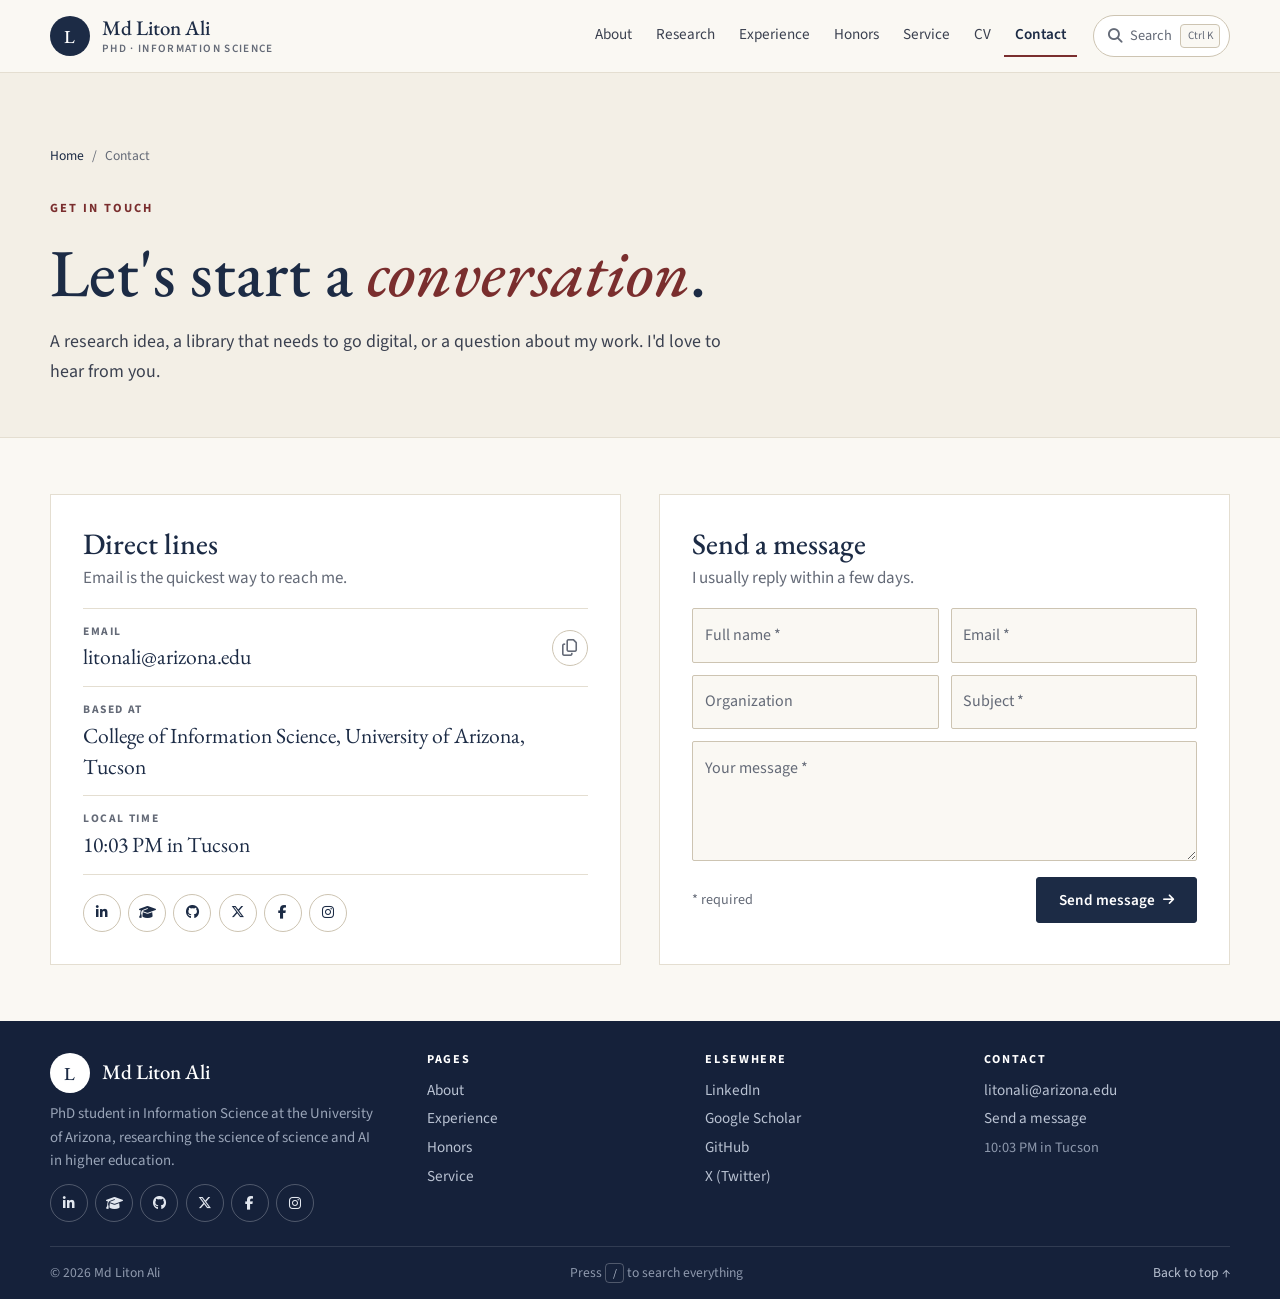
<file: contact.html>
<!DOCTYPE html>
<html lang="en" class="no-js" data-theme="light">
<head>
<meta charset="UTF-8">
<meta name="viewport" content="width=device-width, initial-scale=1">
<title>Contact — Md Liton Ali</title>
<meta name="description" content="Contact Md Liton Ali for research collaboration, talks or library digitization projects.">
<meta name="author" content="Md Liton Ali">
<link rel="canonical" href="https://www.litonali.com/contact.html">
<meta property="og:type" content="website"><meta property="og:title" content="Contact — Md Liton Ali"><meta property="og:description" content="Contact Md Liton Ali for research collaboration, talks or library digitization projects.">
<meta property="og:url" content="https://www.litonali.com/contact.html"><meta property="og:image" content="https://www.litonali.com/images/og-headshot.jpg">
<meta name="twitter:card" content="summary_large_image"><meta name="twitter:site" content="@3srliton">
<meta name="theme-color" content="#1c2b45">
<link rel="icon" href="favicon.svg" type="image/svg+xml">
<link rel="preconnect" href="https://fonts.googleapis.com"><link rel="preconnect" href="https://fonts.gstatic.com" crossorigin>
<link href="https://fonts.googleapis.com/css2?family=EB+Garamond:ital,wght@0,400;0,500;0,600;1,400;1,500&family=Source+Sans+3:wght@400;600;700&display=swap" rel="stylesheet">
<link href="https://cdnjs.cloudflare.com/ajax/libs/font-awesome/6.5.1/css/all.min.css" rel="stylesheet">
<link rel="stylesheet" href="style.css?v=2a26d41e">
</head>
<body>
<a class="skip-link" href="#main">Skip to content</a>
<div class="progress" aria-hidden="true"></div>
<header class="nav">
  <div class="nav-inner">
    <a class="brand" href="index.html" aria-label="Md Liton Ali, home"><span class="mono-mark"><b>L</b></span><span class="brand-name">Md Liton Ali<small>PhD · Information Science</small></span></a>
    <nav class="nav-links" aria-label="Main"><a href="about.html">About</a><a href="research.html">Research</a><a href="experience.html">Experience</a><a href="honors.html">Honors</a><a href="service.html">Service</a><a href="cv.html">CV</a><a href="contact.html" aria-current="page">Contact</a></nav>
    <div class="nav-tools">
      <button class="search-pill" type="button" data-palette aria-label="Search the site"><i class="fas fa-magnifying-glass" aria-hidden="true"></i><span class="lbl">Search</span><span class="kbd">Ctrl K</span></button>
      <button class="icon-btn menu-btn" id="menuToggle" type="button" aria-label="Menu" aria-expanded="false" aria-controls="overlay"><i class="fas fa-bars-staggered" aria-hidden="true"></i></button>
    </div>
  </div>
</header>
<div class="overlay" id="overlay" aria-hidden="true"><nav aria-label="Mobile"><a href="index.html"><small>00</small>Home</a><a href="about.html"><small>01</small>About</a><a href="research.html"><small>02</small>Research</a><a href="experience.html"><small>03</small>Experience</a><a href="honors.html"><small>04</small>Honors</a><a href="service.html"><small>05</small>Service</a><a href="cv.html"><small>06</small>CV</a><a href="contact.html" aria-current="page"><small>07</small>Contact</a></nav><div class="overlay-foot"><a href="mailto:litonali@arizona.edu">litonali@arizona.edu</a><span data-localtime></span></div></div>
<main id="main">

<section class="phero">
  <div class="wrap">
    <div class="crumbs fade-up" style="--d:.1s"><a href="index.html">Home</a><span>/</span><span>Contact</span></div>
    <div class="fade-up" style="--d:.2s;margin-top:1.6rem"><span class="eyebrow">Get in touch</span></div>
    <h1 class="fade-up" style="--d:.3s">Let's start a <em>conversation</em>.</h1>
    <p class="lede fade-up" style="--d:.42s">A research idea, a library that needs to go digital, or a question about my work. I'd love to hear from you.</p>
    
  </div>
</section>
<section class="sec sec--tight"><div class="wrap contact">
  <div class="c-info rv">
    <h2>Direct lines</h2><p>Email is the quickest way to reach me.</p>
    <div class="c-lines">
      <div class="c-line"><div><small>Email</small><a href="mailto:litonali@arizona.edu">litonali@arizona.edu</a></div><button class="copy" type="button" data-copy="litonali@arizona.edu" aria-label="Copy email"><i class="far fa-copy" aria-hidden="true"></i></button></div>
      <div class="c-line"><div><small>Based at</small><span class="v">College of Information Science, University of Arizona, Tucson</span></div><span></span></div>
      <div class="c-line"><div><small>Local time</small><span class="v" data-localtime></span></div><span></span></div>
    </div>
    <div class="c-soc"><div class="soc"><a href="https://www.linkedin.com/in/3srliton/" target="_blank" rel="noopener" aria-label="LinkedIn"><i class="fab fa-linkedin-in" aria-hidden="true"></i></a><a href="https://scholar.google.com/citations?user=ygCGG80AAAAJ&hl=en" target="_blank" rel="noopener" aria-label="Google Scholar"><i class="fas fa-graduation-cap" aria-hidden="true"></i></a><a href="https://github.com/3srliton" target="_blank" rel="noopener" aria-label="GitHub"><i class="fab fa-github" aria-hidden="true"></i></a><a href="https://x.com/3srliton" target="_blank" rel="noopener" aria-label="X (Twitter)"><i class="fab fa-x-twitter" aria-hidden="true"></i></a><a href="https://www.facebook.com/3srliton" target="_blank" rel="noopener" aria-label="Facebook"><i class="fab fa-facebook-f" aria-hidden="true"></i></a><a href="https://www.instagram.com/3srliton" target="_blank" rel="noopener" aria-label="Instagram"><i class="fab fa-instagram" aria-hidden="true"></i></a></div></div>
  </div>
  <div class="form rv">
    <h2>Send a message</h2><p>I usually reply within a few days.</p>
    <form id="contactForm" action="https://api.web3forms.com/submit" method="POST" novalidate>
      <input type="hidden" name="access_key" value="b020e433-b628-494b-9d45-953abae2e075"><input type="hidden" name="from_name" value="Portfolio Contact Form">
      <input type="checkbox" name="botcheck" style="display:none" tabindex="-1" autocomplete="off">
      <div class="fgrid">
        <div class="fg"><input id="name" name="name" type="text" autocomplete="name" placeholder=" " required><label for="name">Full name *</label><span class="err">Please enter your name.</span></div>
        <div class="fg"><input id="email" name="email" type="email" autocomplete="email" placeholder=" " required><label for="email">Email *</label><span class="err">Please enter a valid email.</span></div>
        <div class="fg"><input id="organization" name="organization" type="text" autocomplete="organization" placeholder=" "><label for="organization">Organization</label></div>
        <div class="fg"><input id="subject" name="subject" type="text" placeholder=" " required><label for="subject">Subject *</label><span class="err">Please add a subject.</span></div>
        <div class="fg full"><textarea id="message" name="message" placeholder=" " required></textarea><label for="message">Your message *</label><span class="err">Please write a message.</span></div>
      </div>
      <div class="f-foot"><small>* required</small><button class="btn" type="submit">Send message <span class="arr"><i class="fas fa-arrow-right" aria-hidden="true"></i></span></button></div>
      <div class="status-msg" id="formStatus" role="status" aria-live="polite"></div>
    </form>
  </div>
</div></section>


</main>
<footer class="footer">
  <div class="wrap">
    <div class="f-grid">
      <div><a class="brand" href="index.html"><span class="mono-mark"><b>L</b></span><span class="brand-name">Md Liton Ali</span></a>
        <p>PhD student in Information Science at the University of Arizona, researching the science of science and AI in higher education.</p><div class="soc"><a href="https://www.linkedin.com/in/3srliton/" target="_blank" rel="noopener" aria-label="LinkedIn"><i class="fab fa-linkedin-in" aria-hidden="true"></i></a><a href="https://scholar.google.com/citations?user=ygCGG80AAAAJ&hl=en" target="_blank" rel="noopener" aria-label="Google Scholar"><i class="fas fa-graduation-cap" aria-hidden="true"></i></a><a href="https://github.com/3srliton" target="_blank" rel="noopener" aria-label="GitHub"><i class="fab fa-github" aria-hidden="true"></i></a><a href="https://x.com/3srliton" target="_blank" rel="noopener" aria-label="X (Twitter)"><i class="fab fa-x-twitter" aria-hidden="true"></i></a><a href="https://www.facebook.com/3srliton" target="_blank" rel="noopener" aria-label="Facebook"><i class="fab fa-facebook-f" aria-hidden="true"></i></a><a href="https://www.instagram.com/3srliton" target="_blank" rel="noopener" aria-label="Instagram"><i class="fab fa-instagram" aria-hidden="true"></i></a></div></div>
      <div><h4>Pages</h4><ul><li><a href="about.html">About</a></li><li><a href="experience.html">Experience</a></li><li><a href="honors.html">Honors</a></li><li><a href="service.html">Service</a></li></ul></div>
      <div><h4>Elsewhere</h4><ul><li><a href="https://www.linkedin.com/in/3srliton/" target="_blank" rel="noopener">LinkedIn</a></li><li><a href="https://scholar.google.com/citations?user=ygCGG80AAAAJ&hl=en" target="_blank" rel="noopener">Google Scholar</a></li><li><a href="https://github.com/3srliton" target="_blank" rel="noopener">GitHub</a></li><li><a href="https://x.com/3srliton" target="_blank" rel="noopener">X (Twitter)</a></li></ul></div>
      <div><h4>Contact</h4><ul><li><a href="mailto:litonali@arizona.edu">litonali@arizona.edu</a></li><li><a href="contact.html">Send a message</a></li><li><span class="local-time" data-localtime style="color:var(--muted)"></span></li></ul></div>
    </div>
    <div class="f-bottom"><span>&copy; <span data-year>2026</span> Md Liton Ali</span><span>Press <span class="kbd">/</span> to search everything</span><a href="#main">Back to top ↑</a></div>
  </div>
</footer>
<div class="palette" id="palette" role="dialog" aria-modal="true" aria-label="Search the site" aria-hidden="true">
  <div class="palette-box">
    <div class="palette-in"><i class="fas fa-magnifying-glass" aria-hidden="true"></i><input type="text" placeholder="Search papers, roles, awards, pages…" aria-label="Search" role="combobox" aria-expanded="true" aria-controls="plist-pal" autocomplete="off"><span class="kbd">Esc</span></div>
    <div class="palette-list" id="plist-pal" role="listbox"></div>
    <div class="pal-foot"><span><span class="kbd">↑↓</span> move</span><span><span class="kbd">Enter</span> open</span><span><span class="kbd">Esc</span> close</span></div>
  </div>
</div>
<div class="toast" id="toast" role="status" aria-live="polite"></div>
<script src="script.js?v=2a26d41e" defer></script>
</body>
</html>
</file>
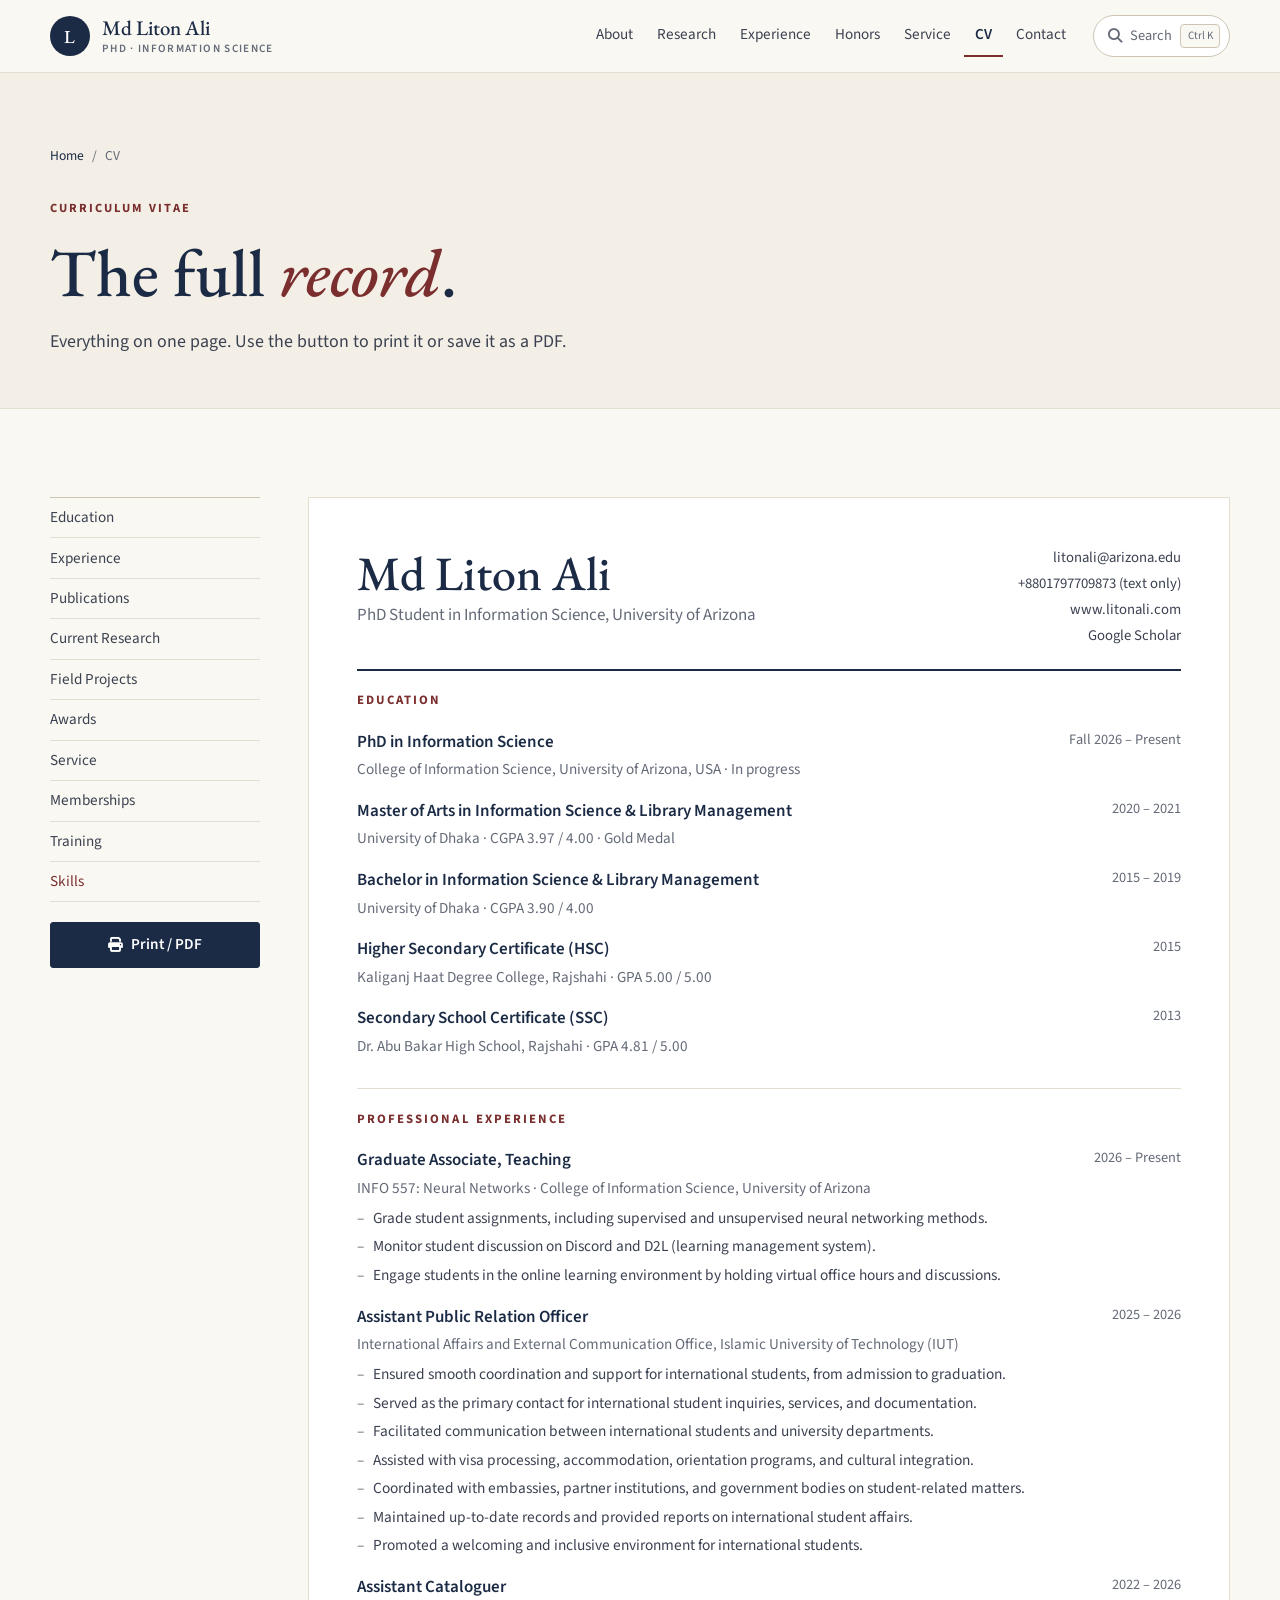
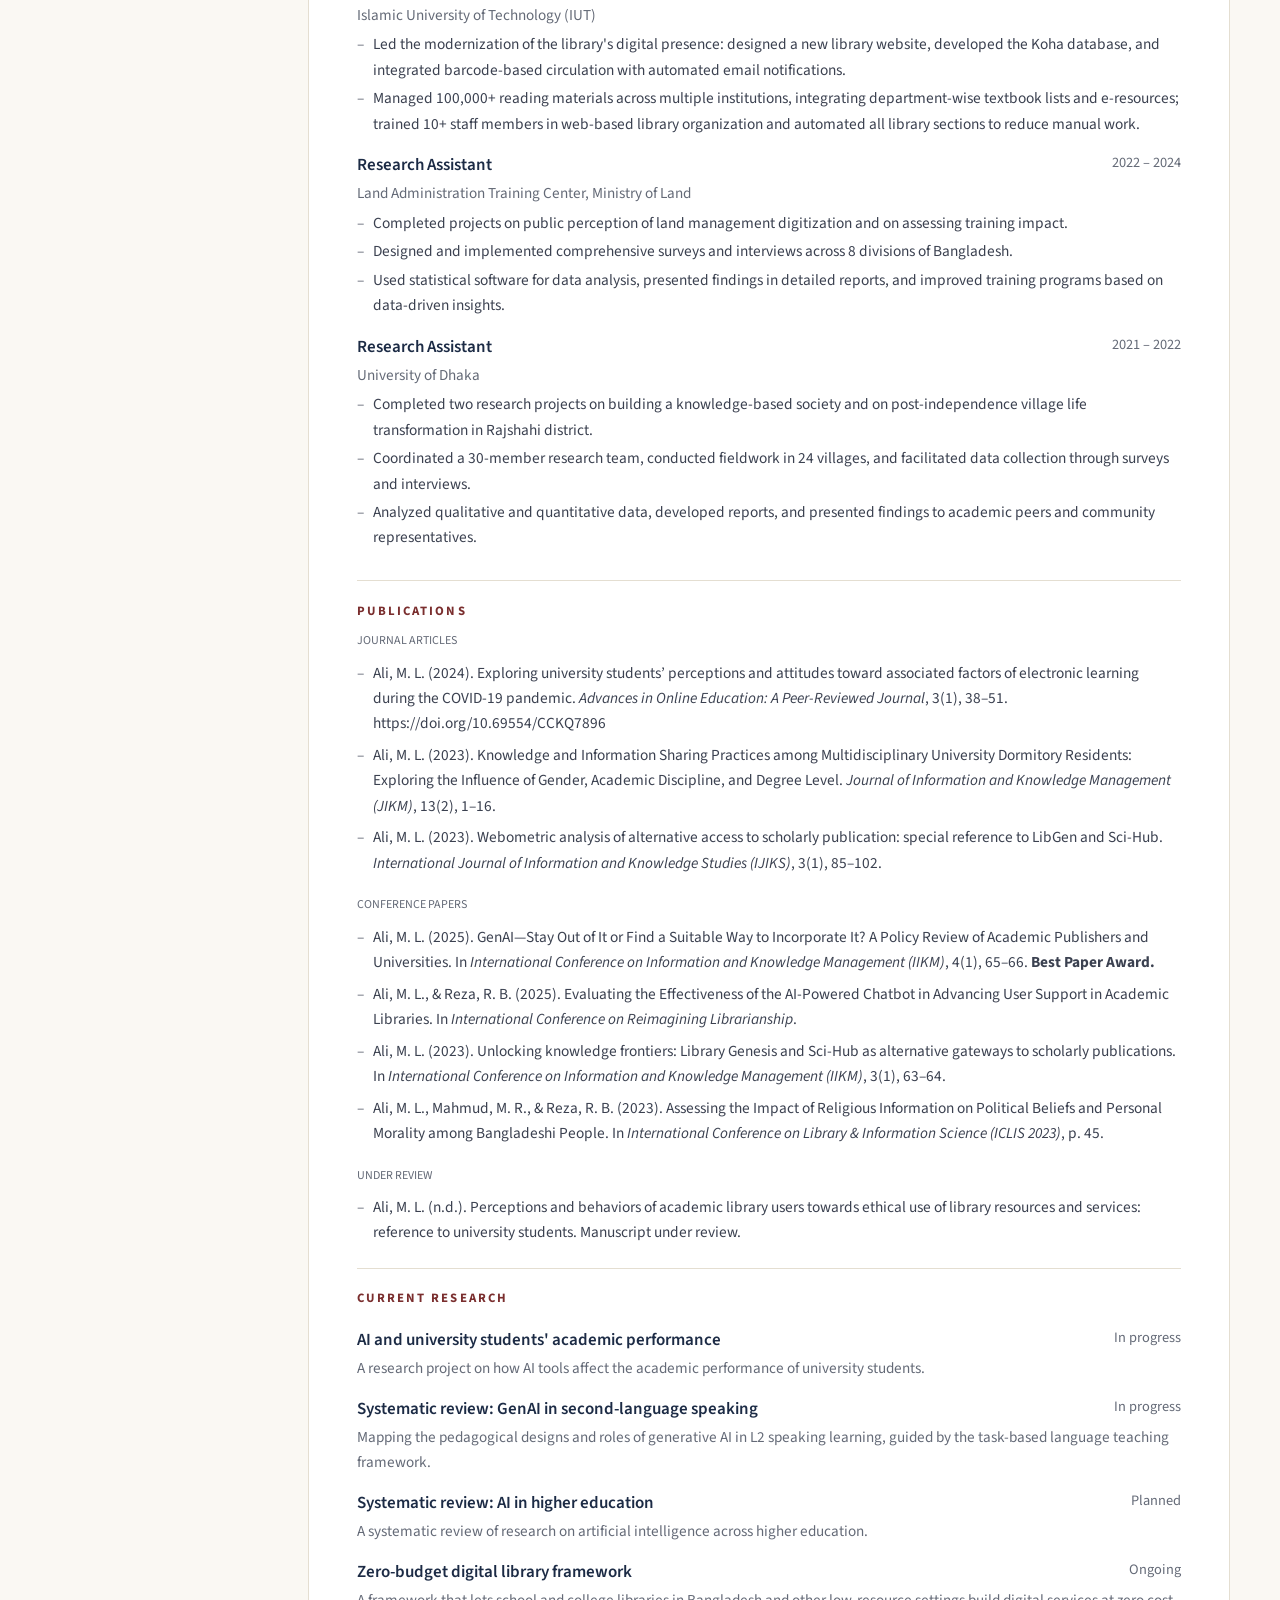
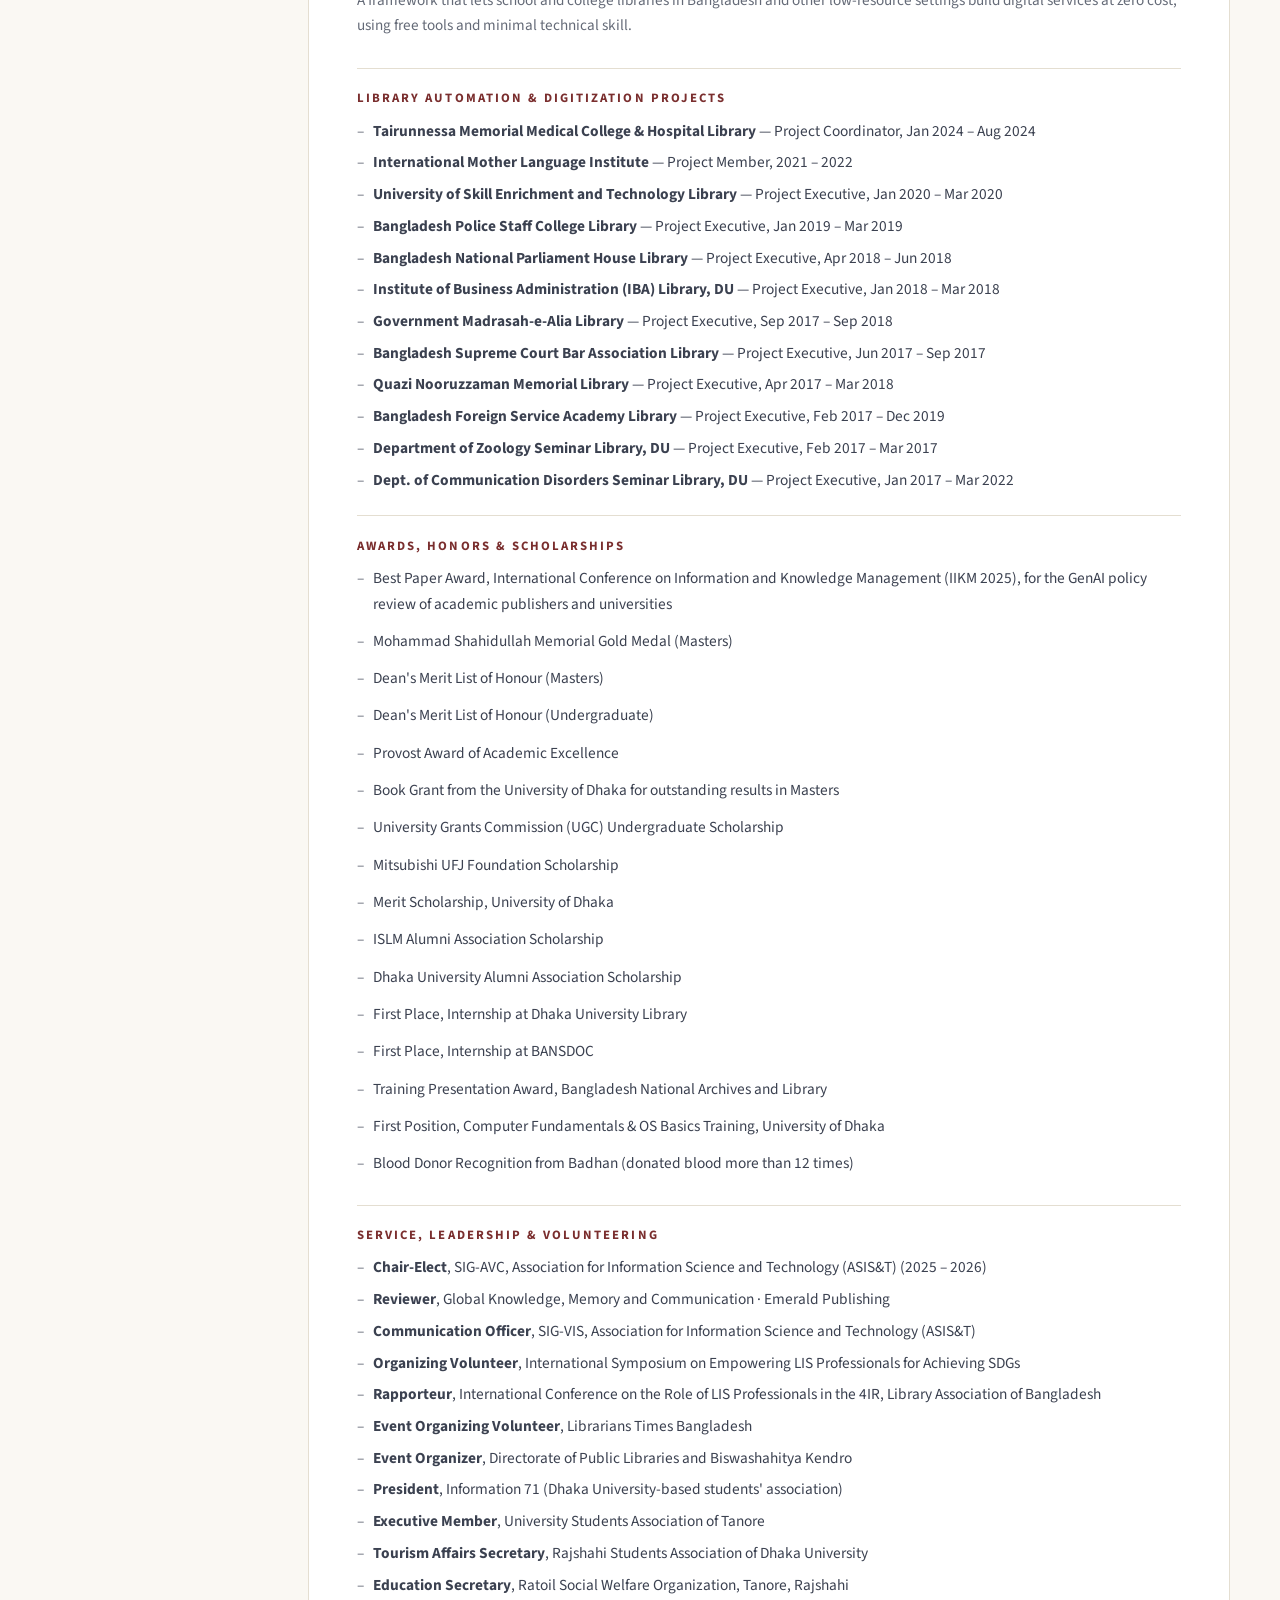
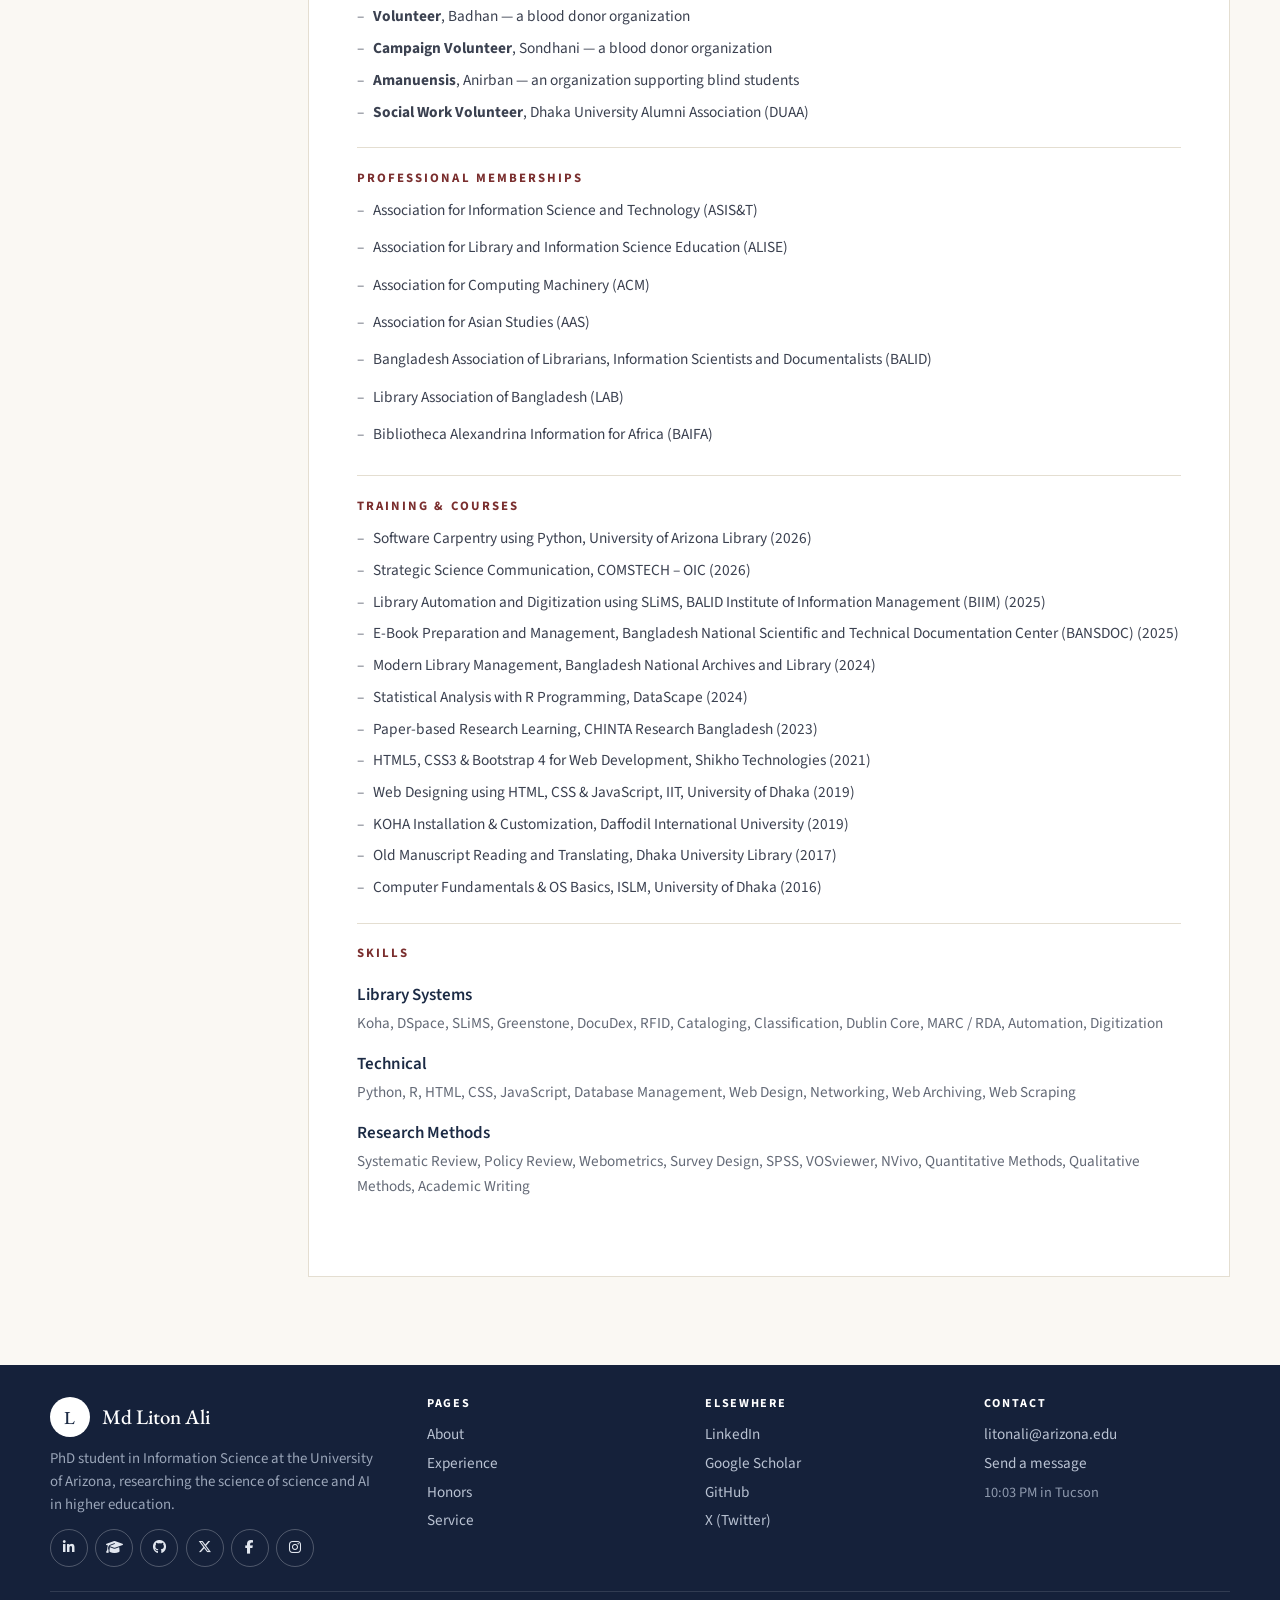
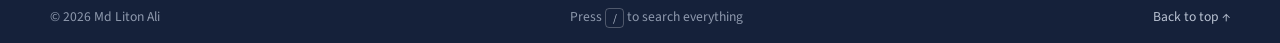
<file: cv.html>
<!DOCTYPE html>
<html lang="en" class="no-js" data-theme="light">
<head>
<meta charset="UTF-8">
<meta name="viewport" content="width=device-width, initial-scale=1">
<title>CV — Md Liton Ali</title>
<meta name="description" content="Curriculum vitae of Md Liton Ali, PhD student in Information Science at the University of Arizona.">
<meta name="author" content="Md Liton Ali">
<link rel="canonical" href="https://www.litonali.com/cv.html">
<meta property="og:type" content="website"><meta property="og:title" content="CV — Md Liton Ali"><meta property="og:description" content="Curriculum vitae of Md Liton Ali, PhD student in Information Science at the University of Arizona.">
<meta property="og:url" content="https://www.litonali.com/cv.html"><meta property="og:image" content="https://www.litonali.com/images/og-headshot.jpg">
<meta name="twitter:card" content="summary_large_image"><meta name="twitter:site" content="@3srliton">
<meta name="theme-color" content="#1c2b45">
<link rel="icon" href="favicon.svg" type="image/svg+xml">
<link rel="preconnect" href="https://fonts.googleapis.com"><link rel="preconnect" href="https://fonts.gstatic.com" crossorigin>
<link href="https://fonts.googleapis.com/css2?family=EB+Garamond:ital,wght@0,400;0,500;0,600;1,400;1,500&family=Source+Sans+3:wght@400;600;700&display=swap" rel="stylesheet">
<link href="https://cdnjs.cloudflare.com/ajax/libs/font-awesome/6.5.1/css/all.min.css" rel="stylesheet">
<link rel="stylesheet" href="style.css?v=2a26d41e">
</head>
<body>
<a class="skip-link" href="#main">Skip to content</a>
<div class="progress" aria-hidden="true"></div>
<header class="nav">
  <div class="nav-inner">
    <a class="brand" href="index.html" aria-label="Md Liton Ali, home"><span class="mono-mark"><b>L</b></span><span class="brand-name">Md Liton Ali<small>PhD · Information Science</small></span></a>
    <nav class="nav-links" aria-label="Main"><a href="about.html">About</a><a href="research.html">Research</a><a href="experience.html">Experience</a><a href="honors.html">Honors</a><a href="service.html">Service</a><a href="cv.html" aria-current="page">CV</a><a href="contact.html">Contact</a></nav>
    <div class="nav-tools">
      <button class="search-pill" type="button" data-palette aria-label="Search the site"><i class="fas fa-magnifying-glass" aria-hidden="true"></i><span class="lbl">Search</span><span class="kbd">Ctrl K</span></button>
      <button class="icon-btn menu-btn" id="menuToggle" type="button" aria-label="Menu" aria-expanded="false" aria-controls="overlay"><i class="fas fa-bars-staggered" aria-hidden="true"></i></button>
    </div>
  </div>
</header>
<div class="overlay" id="overlay" aria-hidden="true"><nav aria-label="Mobile"><a href="index.html"><small>00</small>Home</a><a href="about.html"><small>01</small>About</a><a href="research.html"><small>02</small>Research</a><a href="experience.html"><small>03</small>Experience</a><a href="honors.html"><small>04</small>Honors</a><a href="service.html"><small>05</small>Service</a><a href="cv.html" aria-current="page"><small>06</small>CV</a><a href="contact.html"><small>07</small>Contact</a></nav><div class="overlay-foot"><a href="mailto:litonali@arizona.edu">litonali@arizona.edu</a><span data-localtime></span></div></div>
<main id="main">

<section class="phero">
  <div class="wrap">
    <div class="crumbs fade-up" style="--d:.1s"><a href="index.html">Home</a><span>/</span><span>CV</span></div>
    <div class="fade-up" style="--d:.2s;margin-top:1.6rem"><span class="eyebrow">Curriculum vitae</span></div>
    <h1 class="fade-up" style="--d:.3s">The full <em>record</em>.</h1>
    <p class="lede fade-up" style="--d:.42s">Everything on one page. Use the button to print it or save it as a PDF.</p>
    
  </div>
</section>
<section class="sec"><div class="wrap cv">
  <nav class="cv-toc" aria-label="CV sections"><a href="#cv-edu">Education</a><a href="#cv-exp">Experience</a><a href="#cv-pub">Publications</a><a href="#cv-now">Current Research</a><a href="#cv-field">Field Projects</a><a href="#cv-awd">Awards</a><a href="#cv-srv">Service</a><a href="#cv-mem">Memberships</a><a href="#cv-trn">Training</a><a href="#cv-skl">Skills</a><button class="btn" id="printCv" type="button"><i class="fas fa-print" aria-hidden="true"></i> Print / PDF</button></nav>
  <article class="cv-doc rv">
    <header class="cv-h"><div><h2>Md Liton Ali</h2><p>PhD Student in Information Science, University of Arizona</p></div>
      <div class="cv-contact"><a href="mailto:litonali@arizona.edu">litonali@arizona.edu</a><span>+8801797709873 (text only)</span><a href="https://www.litonali.com">www.litonali.com</a><a href="https://scholar.google.com/citations?user=ygCGG80AAAAJ&hl=en">Google Scholar</a></div></header>
    <section class="cv-sec" id="cv-edu"><h3>Education</h3><div class="cv-row"><strong>PhD in Information Science</strong><span class="d">Fall 2026 – Present</span><span class="s">College of Information Science, University of Arizona, USA · In progress</span></div><div class="cv-row"><strong>Master of Arts in Information Science &amp; Library Management</strong><span class="d">2020 – 2021</span><span class="s">University of Dhaka · CGPA 3.97 / 4.00 · Gold Medal</span></div><div class="cv-row"><strong>Bachelor in Information Science &amp; Library Management</strong><span class="d">2015 – 2019</span><span class="s">University of Dhaka · CGPA 3.90 / 4.00</span></div><div class="cv-row"><strong>Higher Secondary Certificate (HSC)</strong><span class="d">2015</span><span class="s">Kaliganj Haat Degree College, Rajshahi · GPA 5.00 / 5.00</span></div><div class="cv-row"><strong>Secondary School Certificate (SSC)</strong><span class="d">2013</span><span class="s">Dr. Abu Bakar High School, Rajshahi · GPA 4.81 / 5.00</span></div></section>
    <section class="cv-sec" id="cv-exp"><h3>Professional Experience</h3><div class="cv-row"><strong>Graduate Associate, Teaching</strong><span class="d">2026 – Present</span><span class="s">INFO 557: Neural Networks · College of Information Science, University of Arizona</span><ul><li>Grade student assignments, including supervised and unsupervised neural networking methods.</li><li>Monitor student discussion on Discord and D2L (learning management system).</li><li>Engage students in the online learning environment by holding virtual office hours and discussions.</li></ul></div><div class="cv-row"><strong>Assistant Public Relation Officer</strong><span class="d">2025 – 2026</span><span class="s">International Affairs and External Communication Office, Islamic University of Technology (IUT)</span><ul><li>Ensured smooth coordination and support for international students, from admission to graduation.</li><li>Served as the primary contact for international student inquiries, services, and documentation.</li><li>Facilitated communication between international students and university departments.</li><li>Assisted with visa processing, accommodation, orientation programs, and cultural integration.</li><li>Coordinated with embassies, partner institutions, and government bodies on student-related matters.</li><li>Maintained up-to-date records and provided reports on international student affairs.</li><li>Promoted a welcoming and inclusive environment for international students.</li></ul></div><div class="cv-row"><strong>Assistant Cataloguer</strong><span class="d">2022 – 2026</span><span class="s">Islamic University of Technology (IUT)</span><ul><li>Led the modernization of the library&#x27;s digital presence: designed a new library website, developed the Koha database, and integrated barcode-based circulation with automated email notifications.</li><li>Managed 100,000+ reading materials across multiple institutions, integrating department-wise textbook lists and e-resources; trained 10+ staff members in web-based library organization and automated all library sections to reduce manual work.</li></ul></div><div class="cv-row"><strong>Research Assistant</strong><span class="d">2022 – 2024</span><span class="s">Land Administration Training Center, Ministry of Land</span><ul><li>Completed projects on public perception of land management digitization and on assessing training impact.</li><li>Designed and implemented comprehensive surveys and interviews across 8 divisions of Bangladesh.</li><li>Used statistical software for data analysis, presented findings in detailed reports, and improved training programs based on data-driven insights.</li></ul></div><div class="cv-row"><strong>Research Assistant</strong><span class="d">2021 – 2022</span><span class="s">University of Dhaka</span><ul><li>Completed two research projects on building a knowledge-based society and on post-independence village life transformation in Rajshahi district.</li><li>Coordinated a 30-member research team, conducted fieldwork in 24 villages, and facilitated data collection through surveys and interviews.</li><li>Analyzed qualitative and quantitative data, developed reports, and presented findings to academic peers and community representatives.</li></ul></div></section>
    <section class="cv-sec" id="cv-pub"><h3>Publications</h3>
      <p class="mono" style="font-size:.75rem;color:var(--muted);margin-bottom:.6rem">JOURNAL ARTICLES</p><ul class="cv-list"><li>Ali, M. L. (2024). Exploring university students’ perceptions and attitudes toward associated factors of electronic learning during the COVID-19 pandemic. <em>Advances in Online Education: A Peer-Reviewed Journal</em>, 3(1), 38–51. https://doi.org/10.69554/CCKQ7896</li><li>Ali, M. L. (2023). Knowledge and Information Sharing Practices among Multidisciplinary University Dormitory Residents: Exploring the Influence of Gender, Academic Discipline, and Degree Level. <em>Journal of Information and Knowledge Management (JIKM)</em>, 13(2), 1–16.</li><li>Ali, M. L. (2023). Webometric analysis of alternative access to scholarly publication: special reference to LibGen and Sci-Hub. <em>International Journal of Information and Knowledge Studies (IJIKS)</em>, 3(1), 85–102.</li></ul>
      <p class="mono" style="font-size:.75rem;color:var(--muted);margin:1.2rem 0 .6rem">CONFERENCE PAPERS</p><ul class="cv-list"><li>Ali, M. L. (2025). GenAI—Stay Out of It or Find a Suitable Way to Incorporate It? A Policy Review of Academic Publishers and Universities. In <em>International Conference on Information and Knowledge Management (IIKM)</em>, 4(1), 65–66. <strong>Best Paper Award.</strong></li><li>Ali, M. L., & Reza, R. B. (2025). Evaluating the Effectiveness of the AI-Powered Chatbot in Advancing User Support in Academic Libraries. In <em>International Conference on Reimagining Librarianship</em>.</li><li>Ali, M. L. (2023). Unlocking knowledge frontiers: Library Genesis and Sci-Hub as alternative gateways to scholarly publications. In <em>International Conference on Information and Knowledge Management (IIKM)</em>, 3(1), 63–64.</li><li>Ali, M. L., Mahmud, M. R., & Reza, R. B. (2023). Assessing the Impact of Religious Information on Political Beliefs and Personal Morality among Bangladeshi People. In <em>International Conference on Library & Information Science (ICLIS 2023)</em>, p. 45.</li></ul>
      <p class="mono" style="font-size:.75rem;color:var(--muted);margin:1.2rem 0 .6rem">UNDER REVIEW</p><ul class="cv-list"><li>Ali, M. L. (n.d.). Perceptions and behaviors of academic library users towards ethical use of library resources and services: reference to university students. Manuscript under review.</li></ul></section>
    <section class="cv-sec" id="cv-now"><h3>Current Research</h3><div class="cv-row"><strong>AI and university students&#x27; academic performance</strong><span class="d">In progress</span><span class="s">A research project on how AI tools affect the academic performance of university students.</span></div><div class="cv-row"><strong>Systematic review: GenAI in second-language speaking</strong><span class="d">In progress</span><span class="s">Mapping the pedagogical designs and roles of generative AI in L2 speaking learning, guided by the task-based language teaching framework.</span></div><div class="cv-row"><strong>Systematic review: AI in higher education</strong><span class="d">Planned</span><span class="s">A systematic review of research on artificial intelligence across higher education.</span></div><div class="cv-row"><strong>Zero-budget digital library framework</strong><span class="d">Ongoing</span><span class="s">A framework that lets school and college libraries in Bangladesh and other low-resource settings build digital services at zero cost, using free tools and minimal technical skill.</span></div></section>
    <section class="cv-sec" id="cv-field"><h3>Library Automation &amp; Digitization Projects</h3><ul class="cv-list"><li><strong>Tairunnessa Memorial Medical College &amp; Hospital Library</strong> — Project Coordinator, Jan 2024 – Aug 2024</li><li><strong>International Mother Language Institute</strong> — Project Member, 2021 – 2022</li><li><strong>University of Skill Enrichment and Technology Library</strong> — Project Executive, Jan 2020 – Mar 2020</li><li><strong>Bangladesh Police Staff College Library</strong> — Project Executive, Jan 2019 – Mar 2019</li><li><strong>Bangladesh National Parliament House Library</strong> — Project Executive, Apr 2018 – Jun 2018</li><li><strong>Institute of Business Administration (IBA) Library, DU</strong> — Project Executive, Jan 2018 – Mar 2018</li><li><strong>Government Madrasah-e-Alia Library</strong> — Project Executive, Sep 2017 – Sep 2018</li><li><strong>Bangladesh Supreme Court Bar Association Library</strong> — Project Executive, Jun 2017 – Sep 2017</li><li><strong>Quazi Nooruzzaman Memorial Library</strong> — Project Executive, Apr 2017 – Mar 2018</li><li><strong>Bangladesh Foreign Service Academy Library</strong> — Project Executive, Feb 2017 – Dec 2019</li><li><strong>Department of Zoology Seminar Library, DU</strong> — Project Executive, Feb 2017 – Mar 2017</li><li><strong>Dept. of Communication Disorders Seminar Library, DU</strong> — Project Executive, Jan 2017 – Mar 2022</li></ul></section>
    <section class="cv-sec" id="cv-awd"><h3>Awards, Honors &amp; Scholarships</h3><ul class="cv-list cv-cols"><li>Best Paper Award, International Conference on Information and Knowledge Management (IIKM 2025), for the GenAI policy review of academic publishers and universities</li><li>Mohammad Shahidullah Memorial Gold Medal (Masters)</li><li>Dean&#x27;s Merit List of Honour (Masters)</li><li>Dean&#x27;s Merit List of Honour (Undergraduate)</li><li>Provost Award of Academic Excellence</li><li>Book Grant from the University of Dhaka for outstanding results in Masters</li><li>University Grants Commission (UGC) Undergraduate Scholarship</li><li>Mitsubishi UFJ Foundation Scholarship</li><li>Merit Scholarship, University of Dhaka</li><li>ISLM Alumni Association Scholarship</li><li>Dhaka University Alumni Association Scholarship</li><li>First Place, Internship at Dhaka University Library</li><li>First Place, Internship at BANSDOC</li><li>Training Presentation Award, Bangladesh National Archives and Library</li><li>First Position, Computer Fundamentals &amp; OS Basics Training, University of Dhaka</li><li>Blood Donor Recognition from Badhan (donated blood more than 12 times)</li></ul></section>
    <section class="cv-sec" id="cv-srv"><h3>Service, Leadership &amp; Volunteering</h3><ul class="cv-list"><li><strong>Chair-Elect</strong>, SIG-AVC, Association for Information Science and Technology (ASIS&amp;T) (2025 – 2026)</li><li><strong>Reviewer</strong>, Global Knowledge, Memory and Communication · Emerald Publishing</li><li><strong>Communication Officer</strong>, SIG-VIS, Association for Information Science and Technology (ASIS&amp;T)</li><li><strong>Organizing Volunteer</strong>, International Symposium on Empowering LIS Professionals for Achieving SDGs</li><li><strong>Rapporteur</strong>, International Conference on the Role of LIS Professionals in the 4IR, Library Association of Bangladesh</li><li><strong>Event Organizing Volunteer</strong>, Librarians Times Bangladesh</li><li><strong>Event Organizer</strong>, Directorate of Public Libraries and Biswashahitya Kendro</li><li><strong>President</strong>, Information 71 (Dhaka University-based students&#x27; association)</li><li><strong>Executive Member</strong>, University Students Association of Tanore</li><li><strong>Tourism Affairs Secretary</strong>, Rajshahi Students Association of Dhaka University</li><li><strong>Education Secretary</strong>, Ratoil Social Welfare Organization, Tanore, Rajshahi</li><li><strong>Volunteer</strong>, Badhan — a blood donor organization</li><li><strong>Campaign Volunteer</strong>, Sondhani — a blood donor organization</li><li><strong>Amanuensis</strong>, Anirban — an organization supporting blind students</li><li><strong>Social Work Volunteer</strong>, Dhaka University Alumni Association (DUAA)</li></ul></section>
    <section class="cv-sec" id="cv-mem"><h3>Professional Memberships</h3><ul class="cv-list cv-cols"><li>Association for Information Science and Technology (ASIS&amp;T)</li><li>Association for Library and Information Science Education (ALISE)</li><li>Association for Computing Machinery (ACM)</li><li>Association for Asian Studies (AAS)</li><li>Bangladesh Association of Librarians, Information Scientists and Documentalists (BALID)</li><li>Library Association of Bangladesh (LAB)</li><li>Bibliotheca Alexandrina Information for Africa (BAIFA)</li></ul></section>
    <section class="cv-sec" id="cv-trn"><h3>Training &amp; Courses</h3><ul class="cv-list"><li>Software Carpentry using Python, University of Arizona Library (2026)</li><li>Strategic Science Communication, COMSTECH – OIC (2026)</li><li>Library Automation and Digitization using SLiMS, BALID Institute of Information Management (BIIM) (2025)</li><li>E-Book Preparation and Management, Bangladesh National Scientific and Technical Documentation Center (BANSDOC) (2025)</li><li>Modern Library Management, Bangladesh National Archives and Library (2024)</li><li>Statistical Analysis with R Programming, DataScape (2024)</li><li>Paper-based Research Learning, CHINTA Research Bangladesh (2023)</li><li>HTML5, CSS3 &amp; Bootstrap 4 for Web Development, Shikho Technologies (2021)</li><li>Web Designing using HTML, CSS &amp; JavaScript, IIT, University of Dhaka (2019)</li><li>KOHA Installation &amp; Customization, Daffodil International University (2019)</li><li>Old Manuscript Reading and Translating, Dhaka University Library (2017)</li><li>Computer Fundamentals &amp; OS Basics, ISLM, University of Dhaka (2016)</li></ul></section>
    <section class="cv-sec" id="cv-skl"><h3>Skills</h3><div class="cv-row"><strong>Library Systems</strong><span class="s">Koha, DSpace, SLiMS, Greenstone, DocuDex, RFID, Cataloging, Classification, Dublin Core, MARC / RDA, Automation, Digitization</span></div><div class="cv-row"><strong>Technical</strong><span class="s">Python, R, HTML, CSS, JavaScript, Database Management, Web Design, Networking, Web Archiving, Web Scraping</span></div><div class="cv-row"><strong>Research Methods</strong><span class="s">Systematic Review, Policy Review, Webometrics, Survey Design, SPSS, VOSviewer, NVivo, Quantitative Methods, Qualitative Methods, Academic Writing</span></div></section>
  </article>
</div></section>


</main>
<footer class="footer">
  <div class="wrap">
    <div class="f-grid">
      <div><a class="brand" href="index.html"><span class="mono-mark"><b>L</b></span><span class="brand-name">Md Liton Ali</span></a>
        <p>PhD student in Information Science at the University of Arizona, researching the science of science and AI in higher education.</p><div class="soc"><a href="https://www.linkedin.com/in/3srliton/" target="_blank" rel="noopener" aria-label="LinkedIn"><i class="fab fa-linkedin-in" aria-hidden="true"></i></a><a href="https://scholar.google.com/citations?user=ygCGG80AAAAJ&hl=en" target="_blank" rel="noopener" aria-label="Google Scholar"><i class="fas fa-graduation-cap" aria-hidden="true"></i></a><a href="https://github.com/3srliton" target="_blank" rel="noopener" aria-label="GitHub"><i class="fab fa-github" aria-hidden="true"></i></a><a href="https://x.com/3srliton" target="_blank" rel="noopener" aria-label="X (Twitter)"><i class="fab fa-x-twitter" aria-hidden="true"></i></a><a href="https://www.facebook.com/3srliton" target="_blank" rel="noopener" aria-label="Facebook"><i class="fab fa-facebook-f" aria-hidden="true"></i></a><a href="https://www.instagram.com/3srliton" target="_blank" rel="noopener" aria-label="Instagram"><i class="fab fa-instagram" aria-hidden="true"></i></a></div></div>
      <div><h4>Pages</h4><ul><li><a href="about.html">About</a></li><li><a href="experience.html">Experience</a></li><li><a href="honors.html">Honors</a></li><li><a href="service.html">Service</a></li></ul></div>
      <div><h4>Elsewhere</h4><ul><li><a href="https://www.linkedin.com/in/3srliton/" target="_blank" rel="noopener">LinkedIn</a></li><li><a href="https://scholar.google.com/citations?user=ygCGG80AAAAJ&hl=en" target="_blank" rel="noopener">Google Scholar</a></li><li><a href="https://github.com/3srliton" target="_blank" rel="noopener">GitHub</a></li><li><a href="https://x.com/3srliton" target="_blank" rel="noopener">X (Twitter)</a></li></ul></div>
      <div><h4>Contact</h4><ul><li><a href="mailto:litonali@arizona.edu">litonali@arizona.edu</a></li><li><a href="contact.html">Send a message</a></li><li><span class="local-time" data-localtime style="color:var(--muted)"></span></li></ul></div>
    </div>
    <div class="f-bottom"><span>&copy; <span data-year>2026</span> Md Liton Ali</span><span>Press <span class="kbd">/</span> to search everything</span><a href="#main">Back to top ↑</a></div>
  </div>
</footer>
<div class="palette" id="palette" role="dialog" aria-modal="true" aria-label="Search the site" aria-hidden="true">
  <div class="palette-box">
    <div class="palette-in"><i class="fas fa-magnifying-glass" aria-hidden="true"></i><input type="text" placeholder="Search papers, roles, awards, pages…" aria-label="Search" role="combobox" aria-expanded="true" aria-controls="plist-pal" autocomplete="off"><span class="kbd">Esc</span></div>
    <div class="palette-list" id="plist-pal" role="listbox"></div>
    <div class="pal-foot"><span><span class="kbd">↑↓</span> move</span><span><span class="kbd">Enter</span> open</span><span><span class="kbd">Esc</span> close</span></div>
  </div>
</div>
<div class="toast" id="toast" role="status" aria-live="polite"></div>
<script src="script.js?v=2a26d41e" defer></script>
</body>
</html>
</file>
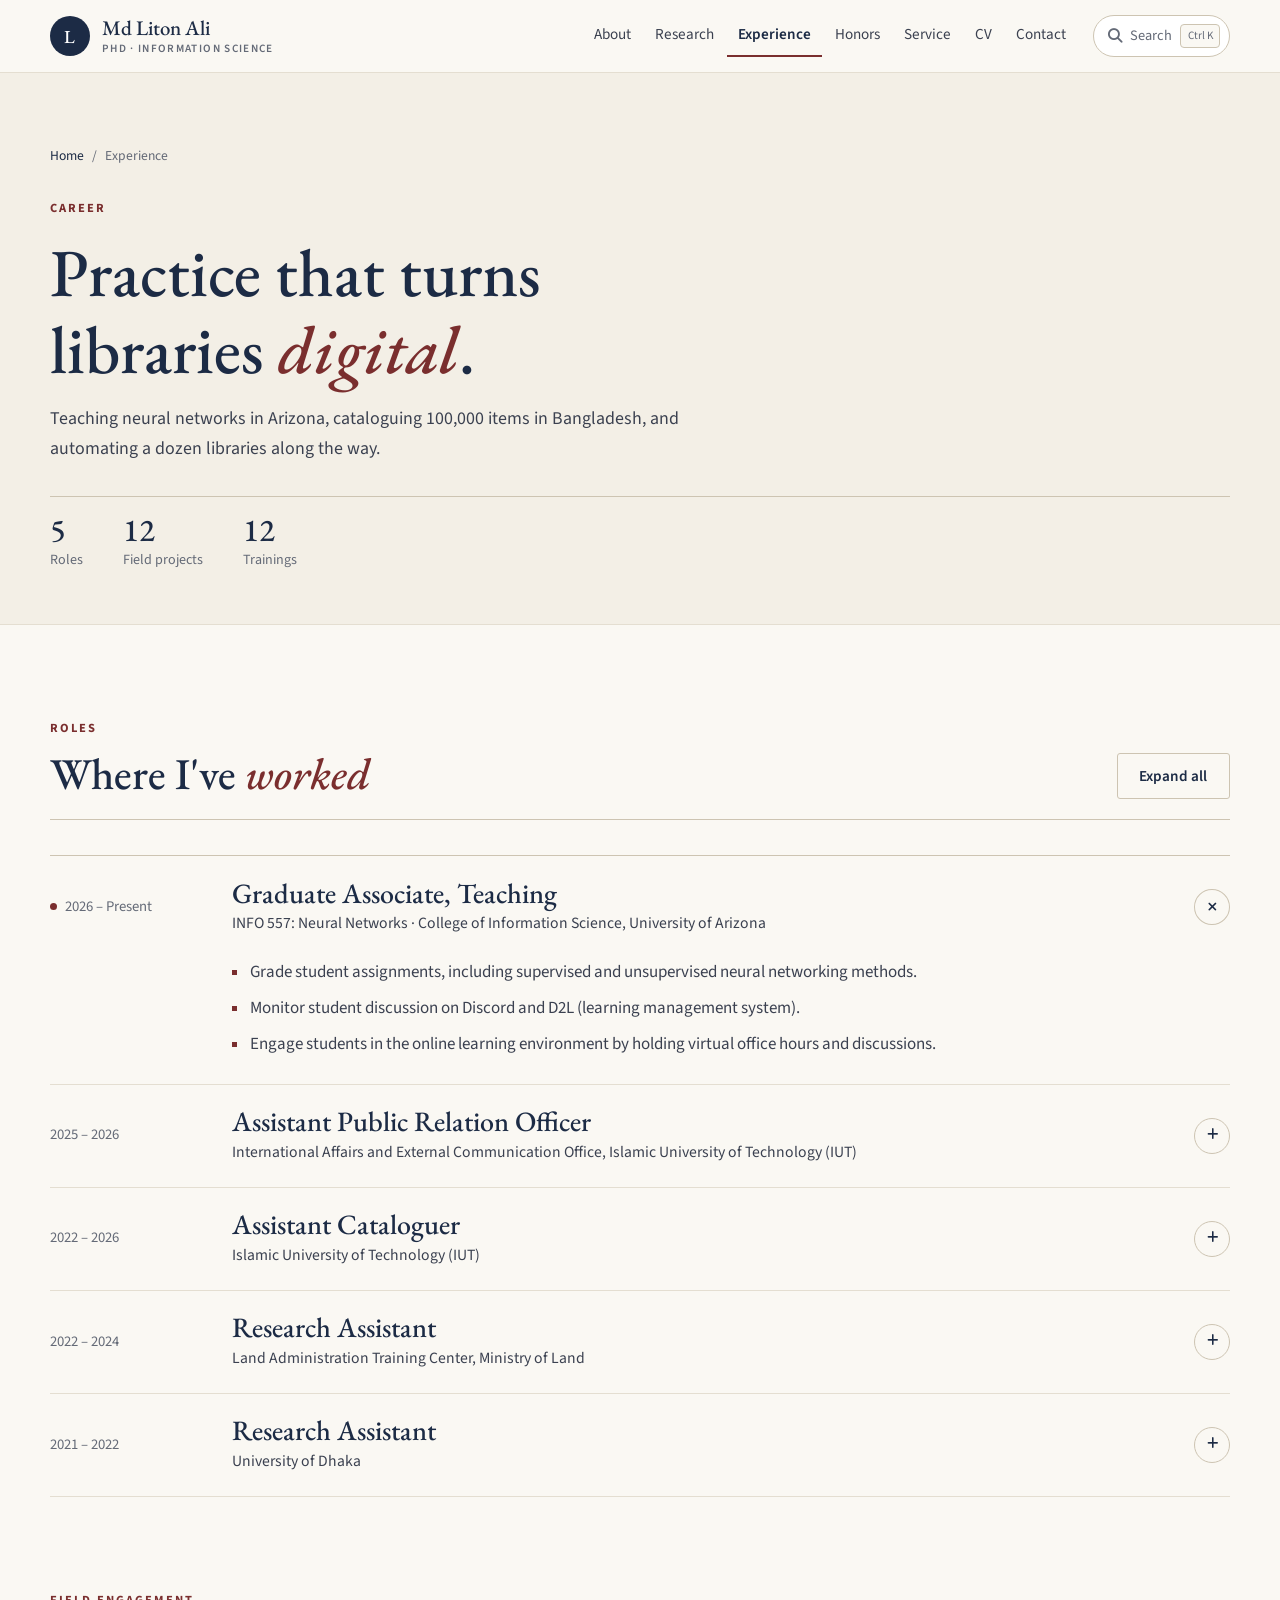
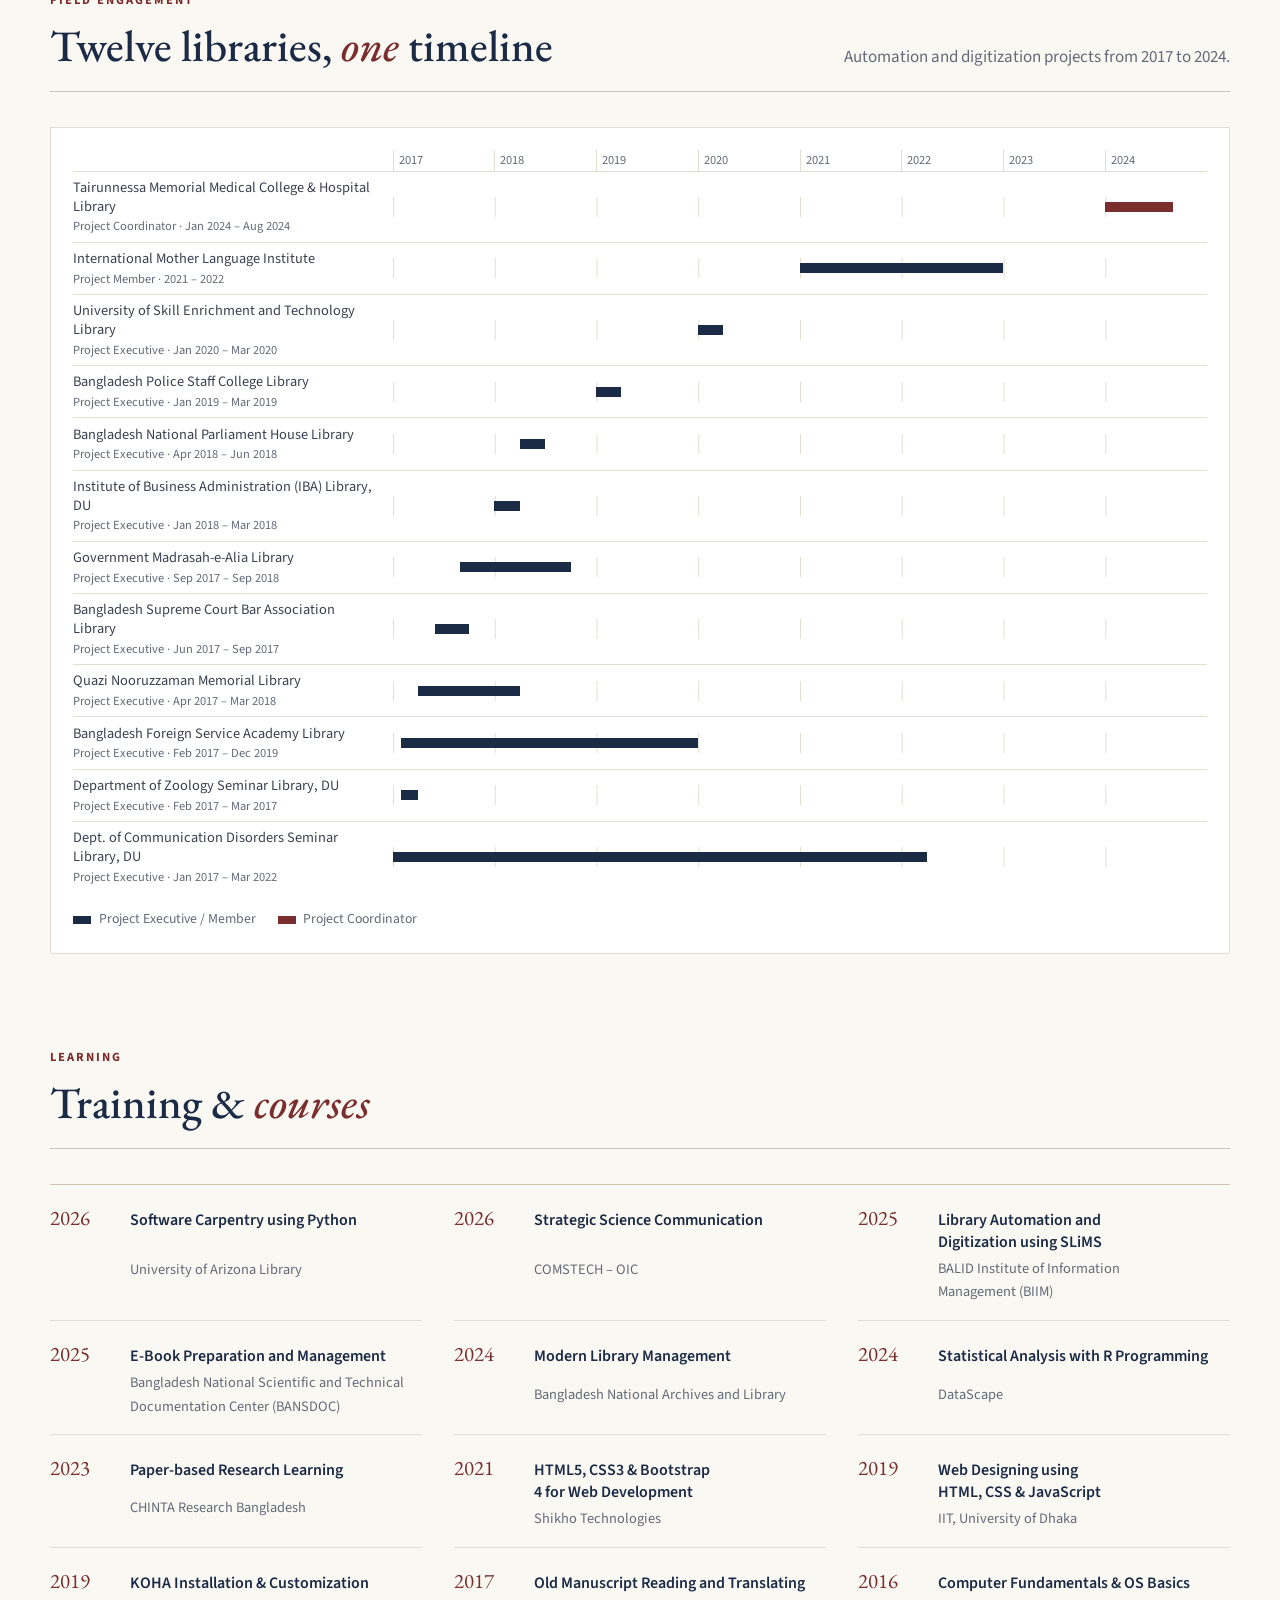
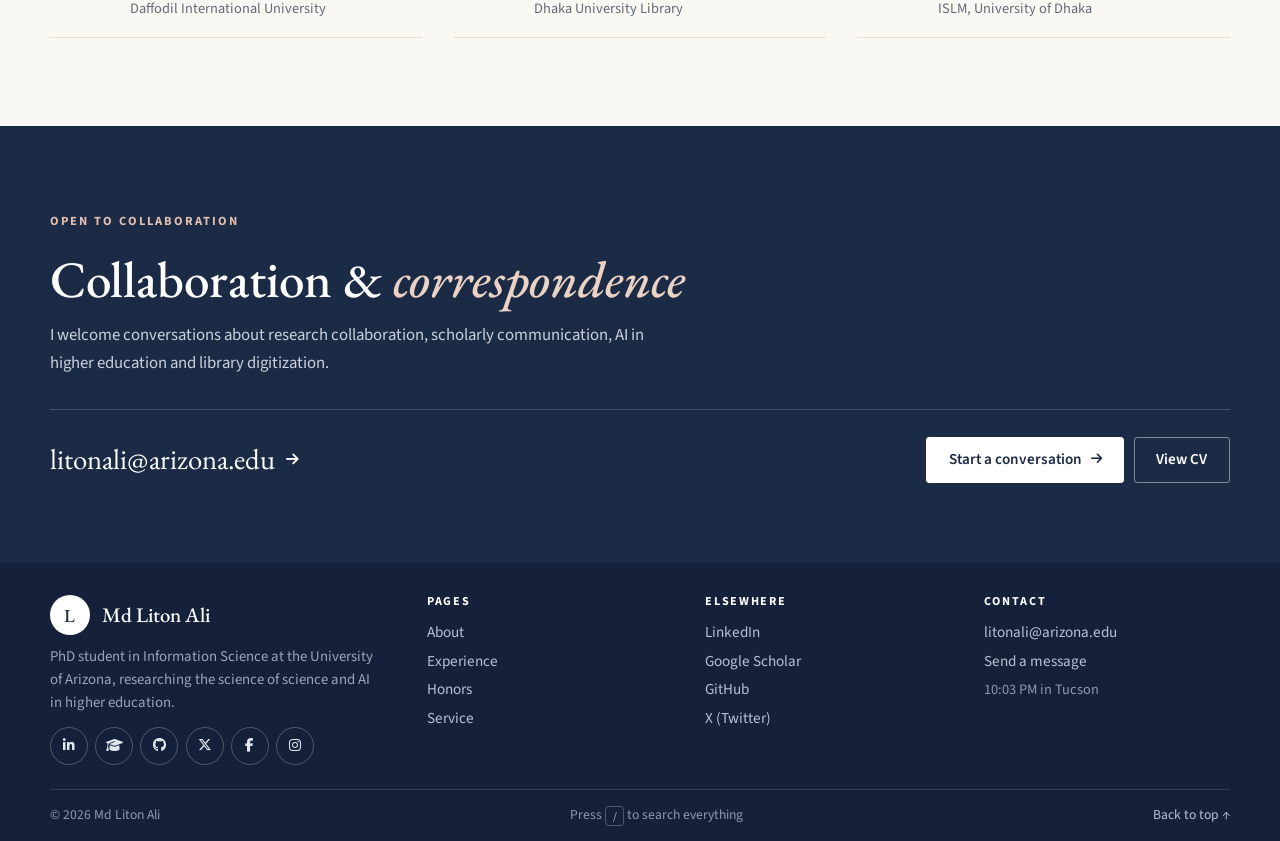
<file: experience.html>
<!DOCTYPE html>
<html lang="en" class="no-js" data-theme="light">
<head>
<meta charset="UTF-8">
<meta name="viewport" content="width=device-width, initial-scale=1">
<title>Experience — Md Liton Ali</title>
<meta name="description" content="Professional experience, library automation projects and training of Md Liton Ali.">
<meta name="author" content="Md Liton Ali">
<link rel="canonical" href="https://www.litonali.com/experience.html">
<meta property="og:type" content="website"><meta property="og:title" content="Experience — Md Liton Ali"><meta property="og:description" content="Professional experience, library automation projects and training of Md Liton Ali.">
<meta property="og:url" content="https://www.litonali.com/experience.html"><meta property="og:image" content="https://www.litonali.com/images/og-headshot.jpg">
<meta name="twitter:card" content="summary_large_image"><meta name="twitter:site" content="@3srliton">
<meta name="theme-color" content="#1c2b45">
<link rel="icon" href="favicon.svg" type="image/svg+xml">
<link rel="preconnect" href="https://fonts.googleapis.com"><link rel="preconnect" href="https://fonts.gstatic.com" crossorigin>
<link href="https://fonts.googleapis.com/css2?family=EB+Garamond:ital,wght@0,400;0,500;0,600;1,400;1,500&family=Source+Sans+3:wght@400;600;700&display=swap" rel="stylesheet">
<link href="https://cdnjs.cloudflare.com/ajax/libs/font-awesome/6.5.1/css/all.min.css" rel="stylesheet">
<link rel="stylesheet" href="style.css?v=2a26d41e">
</head>
<body>
<a class="skip-link" href="#main">Skip to content</a>
<div class="progress" aria-hidden="true"></div>
<header class="nav">
  <div class="nav-inner">
    <a class="brand" href="index.html" aria-label="Md Liton Ali, home"><span class="mono-mark"><b>L</b></span><span class="brand-name">Md Liton Ali<small>PhD · Information Science</small></span></a>
    <nav class="nav-links" aria-label="Main"><a href="about.html">About</a><a href="research.html">Research</a><a href="experience.html" aria-current="page">Experience</a><a href="honors.html">Honors</a><a href="service.html">Service</a><a href="cv.html">CV</a><a href="contact.html">Contact</a></nav>
    <div class="nav-tools">
      <button class="search-pill" type="button" data-palette aria-label="Search the site"><i class="fas fa-magnifying-glass" aria-hidden="true"></i><span class="lbl">Search</span><span class="kbd">Ctrl K</span></button>
      <button class="icon-btn menu-btn" id="menuToggle" type="button" aria-label="Menu" aria-expanded="false" aria-controls="overlay"><i class="fas fa-bars-staggered" aria-hidden="true"></i></button>
    </div>
  </div>
</header>
<div class="overlay" id="overlay" aria-hidden="true"><nav aria-label="Mobile"><a href="index.html"><small>00</small>Home</a><a href="about.html"><small>01</small>About</a><a href="research.html"><small>02</small>Research</a><a href="experience.html" aria-current="page"><small>03</small>Experience</a><a href="honors.html"><small>04</small>Honors</a><a href="service.html"><small>05</small>Service</a><a href="cv.html"><small>06</small>CV</a><a href="contact.html"><small>07</small>Contact</a></nav><div class="overlay-foot"><a href="mailto:litonali@arizona.edu">litonali@arizona.edu</a><span data-localtime></span></div></div>
<main id="main">

<section class="phero">
  <div class="wrap">
    <div class="crumbs fade-up" style="--d:.1s"><a href="index.html">Home</a><span>/</span><span>Experience</span></div>
    <div class="fade-up" style="--d:.2s;margin-top:1.6rem"><span class="eyebrow">Career</span></div>
    <h1 class="fade-up" style="--d:.3s">Practice that turns libraries <em>digital</em>.</h1>
    <p class="lede fade-up" style="--d:.42s">Teaching neural networks in Arizona, cataloguing 100,000 items in Bangladesh, and automating a dozen libraries along the way.</p>
    <div class="phero-meta fade-up" style="--d:.55s"><div><strong>5</strong><span>Roles</span></div><div><strong>12</strong><span>Field projects</span></div><div><strong>12</strong><span>Trainings</span></div></div>
  </div>
</section>
<section class="sec"><div class="wrap"><div class="sec-head"><div><span class="eyebrow">Roles</span><h2>Where I've <em>worked</em></h2></div><div class="side rv" style="--d:.1s"><button class="btn btn-ghost" id="expandAll" type="button"><span>Expand all</span></button></div></div><div class="xp"><div class="xp-item rv"><button class="xp-head" type="button" aria-expanded="true" aria-controls="x0"><span class="per"><span class="pulse"></span>2026 – Present</span><div><h3>Graduate Associate, Teaching</h3><p class="xp-org">INFO 557: Neural Networks · College of Information Science, University of Arizona</p></div><span class="tog"><i class="fas fa-plus" aria-hidden="true"></i></span></button>
<div class="xp-body" id="x0"><div><ul><li>Grade student assignments, including supervised and unsupervised neural networking methods.</li><li>Monitor student discussion on Discord and D2L (learning management system).</li><li>Engage students in the online learning environment by holding virtual office hours and discussions.</li></ul></div></div></div><div class="xp-item rv"><button class="xp-head" type="button" aria-expanded="false" aria-controls="x1"><span class="per">2025 – 2026</span><div><h3>Assistant Public Relation Officer</h3><p class="xp-org">International Affairs and External Communication Office, Islamic University of Technology (IUT)</p></div><span class="tog"><i class="fas fa-plus" aria-hidden="true"></i></span></button>
<div class="xp-body" id="x1"><div><ul><li>Ensured smooth coordination and support for international students, from admission to graduation.</li><li>Served as the primary contact for international student inquiries, services, and documentation.</li><li>Facilitated communication between international students and university departments.</li><li>Assisted with visa processing, accommodation, orientation programs, and cultural integration.</li><li>Coordinated with embassies, partner institutions, and government bodies on student-related matters.</li><li>Maintained up-to-date records and provided reports on international student affairs.</li><li>Promoted a welcoming and inclusive environment for international students.</li></ul></div></div></div><div class="xp-item rv"><button class="xp-head" type="button" aria-expanded="false" aria-controls="x2"><span class="per">2022 – 2026</span><div><h3>Assistant Cataloguer</h3><p class="xp-org">Islamic University of Technology (IUT)</p></div><span class="tog"><i class="fas fa-plus" aria-hidden="true"></i></span></button>
<div class="xp-body" id="x2"><div><ul><li>Led the modernization of the library&#x27;s digital presence: designed a new library website, developed the Koha database, and integrated barcode-based circulation with automated email notifications.</li><li>Managed 100,000+ reading materials across multiple institutions, integrating department-wise textbook lists and e-resources; trained 10+ staff members in web-based library organization and automated all library sections to reduce manual work.</li></ul></div></div></div><div class="xp-item rv"><button class="xp-head" type="button" aria-expanded="false" aria-controls="x3"><span class="per">2022 – 2024</span><div><h3>Research Assistant</h3><p class="xp-org">Land Administration Training Center, Ministry of Land</p></div><span class="tog"><i class="fas fa-plus" aria-hidden="true"></i></span></button>
<div class="xp-body" id="x3"><div><ul><li>Completed projects on public perception of land management digitization and on assessing training impact.</li><li>Designed and implemented comprehensive surveys and interviews across 8 divisions of Bangladesh.</li><li>Used statistical software for data analysis, presented findings in detailed reports, and improved training programs based on data-driven insights.</li></ul></div></div></div><div class="xp-item rv"><button class="xp-head" type="button" aria-expanded="false" aria-controls="x4"><span class="per">2021 – 2022</span><div><h3>Research Assistant</h3><p class="xp-org">University of Dhaka</p></div><span class="tog"><i class="fas fa-plus" aria-hidden="true"></i></span></button>
<div class="xp-body" id="x4"><div><ul><li>Completed two research projects on building a knowledge-based society and on post-independence village life transformation in Rajshahi district.</li><li>Coordinated a 30-member research team, conducted fieldwork in 24 villages, and facilitated data collection through surveys and interviews.</li><li>Analyzed qualitative and quantitative data, developed reports, and presented findings to academic peers and community representatives.</li></ul></div></div></div></div></div></section>
<section class="sec" id="field" style="padding-top:0"><div class="wrap"><div class="sec-head"><div><span class="eyebrow">Field engagement</span><h2>Twelve libraries, <em>one</em> timeline</h2></div><div class="side rv" style="--d:.1s"><p>Automation and digitization projects from 2017 to 2024.</p></div></div>
  <div class="spot gantt rv" style="--years:8"><div class="g-scale"><span></span><div class="g-years" style="--years:8"><span>2017</span><span>2018</span><span>2019</span><span>2020</span><span>2021</span><span>2022</span><span>2023</span><span>2024</span></div></div><div class="g-row"><div class="g-label">Tairunnessa Memorial Medical College &amp; Hospital Library<small>Project Coordinator · Jan 2024 – Aug 2024</small></div><div class="g-track" role="img" aria-label="Tairunnessa Memorial Medical College &amp; Hospital Library: Jan 2024 – Aug 2024"><span class="g-bar coord" style="--i:0;left:87.50%;width:8.33%"></span></div></div><div class="g-row"><div class="g-label">International Mother Language Institute<small>Project Member · 2021 – 2022</small></div><div class="g-track" role="img" aria-label="International Mother Language Institute: 2021 – 2022"><span class="g-bar" style="--i:1;left:50.00%;width:25.00%"></span></div></div><div class="g-row"><div class="g-label">University of Skill Enrichment and Technology Library<small>Project Executive · Jan 2020 – Mar 2020</small></div><div class="g-track" role="img" aria-label="University of Skill Enrichment and Technology Library: Jan 2020 – Mar 2020"><span class="g-bar" style="--i:2;left:37.50%;width:3.12%"></span></div></div><div class="g-row"><div class="g-label">Bangladesh Police Staff College Library<small>Project Executive · Jan 2019 – Mar 2019</small></div><div class="g-track" role="img" aria-label="Bangladesh Police Staff College Library: Jan 2019 – Mar 2019"><span class="g-bar" style="--i:3;left:25.00%;width:3.12%"></span></div></div><div class="g-row"><div class="g-label">Bangladesh National Parliament House Library<small>Project Executive · Apr 2018 – Jun 2018</small></div><div class="g-track" role="img" aria-label="Bangladesh National Parliament House Library: Apr 2018 – Jun 2018"><span class="g-bar" style="--i:4;left:15.62%;width:3.12%"></span></div></div><div class="g-row"><div class="g-label">Institute of Business Administration (IBA) Library, DU<small>Project Executive · Jan 2018 – Mar 2018</small></div><div class="g-track" role="img" aria-label="Institute of Business Administration (IBA) Library, DU: Jan 2018 – Mar 2018"><span class="g-bar" style="--i:5;left:12.50%;width:3.12%"></span></div></div><div class="g-row"><div class="g-label">Government Madrasah-e-Alia Library<small>Project Executive · Sep 2017 – Sep 2018</small></div><div class="g-track" role="img" aria-label="Government Madrasah-e-Alia Library: Sep 2017 – Sep 2018"><span class="g-bar" style="--i:6;left:8.33%;width:13.54%"></span></div></div><div class="g-row"><div class="g-label">Bangladesh Supreme Court Bar Association Library<small>Project Executive · Jun 2017 – Sep 2017</small></div><div class="g-track" role="img" aria-label="Bangladesh Supreme Court Bar Association Library: Jun 2017 – Sep 2017"><span class="g-bar" style="--i:7;left:5.21%;width:4.17%"></span></div></div><div class="g-row"><div class="g-label">Quazi Nooruzzaman Memorial Library<small>Project Executive · Apr 2017 – Mar 2018</small></div><div class="g-track" role="img" aria-label="Quazi Nooruzzaman Memorial Library: Apr 2017 – Mar 2018"><span class="g-bar" style="--i:8;left:3.12%;width:12.50%"></span></div></div><div class="g-row"><div class="g-label">Bangladesh Foreign Service Academy Library<small>Project Executive · Feb 2017 – Dec 2019</small></div><div class="g-track" role="img" aria-label="Bangladesh Foreign Service Academy Library: Feb 2017 – Dec 2019"><span class="g-bar" style="--i:9;left:1.04%;width:36.46%"></span></div></div><div class="g-row"><div class="g-label">Department of Zoology Seminar Library, DU<small>Project Executive · Feb 2017 – Mar 2017</small></div><div class="g-track" role="img" aria-label="Department of Zoology Seminar Library, DU: Feb 2017 – Mar 2017"><span class="g-bar" style="--i:10;left:1.04%;width:2.08%"></span></div></div><div class="g-row"><div class="g-label">Dept. of Communication Disorders Seminar Library, DU<small>Project Executive · Jan 2017 – Mar 2022</small></div><div class="g-track" role="img" aria-label="Dept. of Communication Disorders Seminar Library, DU: Jan 2017 – Mar 2022"><span class="g-bar" style="--i:11;left:0.00%;width:65.62%"></span></div></div>
  <div class="g-legend"><span><i></i>Project Executive / Member</span><span><i class="coord"></i>Project Coordinator</span></div></div>
</div></section>
<section class="sec" id="training" style="padding-top:0"><div class="wrap"><div class="sec-head"><div><span class="eyebrow">Learning</span><h2>Training &amp; <em>courses</em></h2></div></div><div class="train-grid"><div class="spot train rv" style="--d:0.00s"><span class="yr">2026</span><h4>Software Carpentry using Python</h4><p>University of Arizona Library</p></div><div class="spot train rv" style="--d:0.05s"><span class="yr">2026</span><h4>Strategic Science Communication</h4><p>COMSTECH – OIC</p></div><div class="spot train rv" style="--d:0.10s"><span class="yr">2025</span><h4>Library Automation and Digitization using SLiMS</h4><p>BALID Institute of Information Management (BIIM)</p></div><div class="spot train rv" style="--d:0.15s"><span class="yr">2025</span><h4>E-Book Preparation and Management</h4><p>Bangladesh National Scientific and Technical Documentation Center (BANSDOC)</p></div><div class="spot train rv" style="--d:0.00s"><span class="yr">2024</span><h4>Modern Library Management</h4><p>Bangladesh National Archives and Library</p></div><div class="spot train rv" style="--d:0.05s"><span class="yr">2024</span><h4>Statistical Analysis with R Programming</h4><p>DataScape</p></div><div class="spot train rv" style="--d:0.10s"><span class="yr">2023</span><h4>Paper-based Research Learning</h4><p>CHINTA Research Bangladesh</p></div><div class="spot train rv" style="--d:0.15s"><span class="yr">2021</span><h4>HTML5, CSS3 &amp; Bootstrap 4 for Web Development</h4><p>Shikho Technologies</p></div><div class="spot train rv" style="--d:0.00s"><span class="yr">2019</span><h4>Web Designing using HTML, CSS &amp; JavaScript</h4><p>IIT, University of Dhaka</p></div><div class="spot train rv" style="--d:0.05s"><span class="yr">2019</span><h4>KOHA Installation &amp; Customization</h4><p>Daffodil International University</p></div><div class="spot train rv" style="--d:0.10s"><span class="yr">2017</span><h4>Old Manuscript Reading and Translating</h4><p>Dhaka University Library</p></div><div class="spot train rv" style="--d:0.15s"><span class="yr">2016</span><h4>Computer Fundamentals &amp; OS Basics</h4><p>ISLM, University of Dhaka</p></div></div></div></section>

<section class="mega"><div class="wrap">
  <span class="eyebrow rv">Open to collaboration</span>
  <h2 class="rv" style="margin-top:1rem">Collaboration &amp; <em>correspondence</em></h2><p class="mega-p">I welcome conversations about research collaboration, scholarly communication, AI in higher education and library digitization.</p>
  <div class="mega-row rv" style="--d:.2s">
    <a class="mega-mail" href="mailto:litonali@arizona.edu">litonali@arizona.edu <i class="fas fa-arrow-right" aria-hidden="true"></i></a>
    <div style="display:flex;gap:.6rem;flex-wrap:wrap"><a class="btn" href="contact.html">Start a conversation <span class="arr"><i class="fas fa-arrow-right" aria-hidden="true"></i></span></a><a class="btn btn-ghost" href="cv.html">View CV</a></div>
  </div>
</div></section>
</main>
<footer class="footer">
  <div class="wrap">
    <div class="f-grid">
      <div><a class="brand" href="index.html"><span class="mono-mark"><b>L</b></span><span class="brand-name">Md Liton Ali</span></a>
        <p>PhD student in Information Science at the University of Arizona, researching the science of science and AI in higher education.</p><div class="soc"><a href="https://www.linkedin.com/in/3srliton/" target="_blank" rel="noopener" aria-label="LinkedIn"><i class="fab fa-linkedin-in" aria-hidden="true"></i></a><a href="https://scholar.google.com/citations?user=ygCGG80AAAAJ&hl=en" target="_blank" rel="noopener" aria-label="Google Scholar"><i class="fas fa-graduation-cap" aria-hidden="true"></i></a><a href="https://github.com/3srliton" target="_blank" rel="noopener" aria-label="GitHub"><i class="fab fa-github" aria-hidden="true"></i></a><a href="https://x.com/3srliton" target="_blank" rel="noopener" aria-label="X (Twitter)"><i class="fab fa-x-twitter" aria-hidden="true"></i></a><a href="https://www.facebook.com/3srliton" target="_blank" rel="noopener" aria-label="Facebook"><i class="fab fa-facebook-f" aria-hidden="true"></i></a><a href="https://www.instagram.com/3srliton" target="_blank" rel="noopener" aria-label="Instagram"><i class="fab fa-instagram" aria-hidden="true"></i></a></div></div>
      <div><h4>Pages</h4><ul><li><a href="about.html">About</a></li><li><a href="experience.html">Experience</a></li><li><a href="honors.html">Honors</a></li><li><a href="service.html">Service</a></li></ul></div>
      <div><h4>Elsewhere</h4><ul><li><a href="https://www.linkedin.com/in/3srliton/" target="_blank" rel="noopener">LinkedIn</a></li><li><a href="https://scholar.google.com/citations?user=ygCGG80AAAAJ&hl=en" target="_blank" rel="noopener">Google Scholar</a></li><li><a href="https://github.com/3srliton" target="_blank" rel="noopener">GitHub</a></li><li><a href="https://x.com/3srliton" target="_blank" rel="noopener">X (Twitter)</a></li></ul></div>
      <div><h4>Contact</h4><ul><li><a href="mailto:litonali@arizona.edu">litonali@arizona.edu</a></li><li><a href="contact.html">Send a message</a></li><li><span class="local-time" data-localtime style="color:var(--muted)"></span></li></ul></div>
    </div>
    <div class="f-bottom"><span>&copy; <span data-year>2026</span> Md Liton Ali</span><span>Press <span class="kbd">/</span> to search everything</span><a href="#main">Back to top ↑</a></div>
  </div>
</footer>
<div class="palette" id="palette" role="dialog" aria-modal="true" aria-label="Search the site" aria-hidden="true">
  <div class="palette-box">
    <div class="palette-in"><i class="fas fa-magnifying-glass" aria-hidden="true"></i><input type="text" placeholder="Search papers, roles, awards, pages…" aria-label="Search" role="combobox" aria-expanded="true" aria-controls="plist-pal" autocomplete="off"><span class="kbd">Esc</span></div>
    <div class="palette-list" id="plist-pal" role="listbox"></div>
    <div class="pal-foot"><span><span class="kbd">↑↓</span> move</span><span><span class="kbd">Enter</span> open</span><span><span class="kbd">Esc</span> close</span></div>
  </div>
</div>
<div class="toast" id="toast" role="status" aria-live="polite"></div>
<script src="script.js?v=2a26d41e" defer></script>
</body>
</html>
</file>
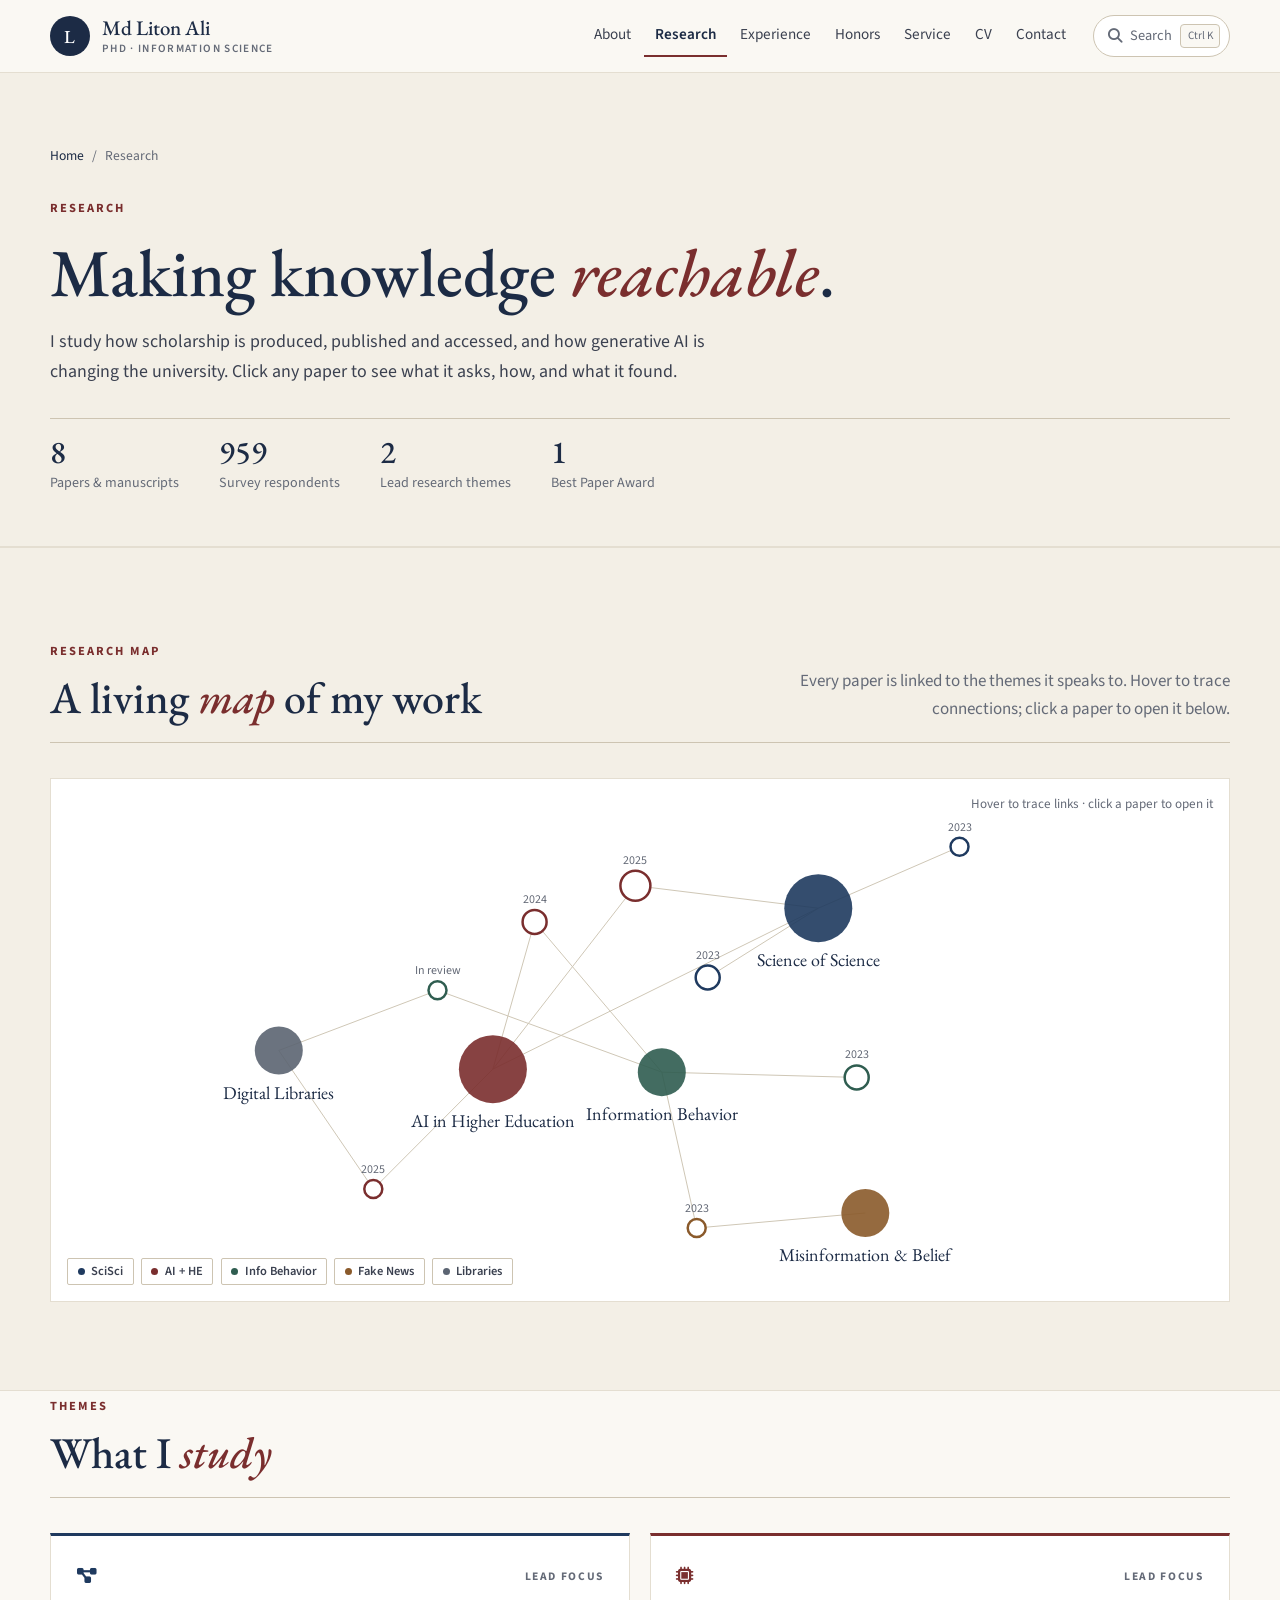
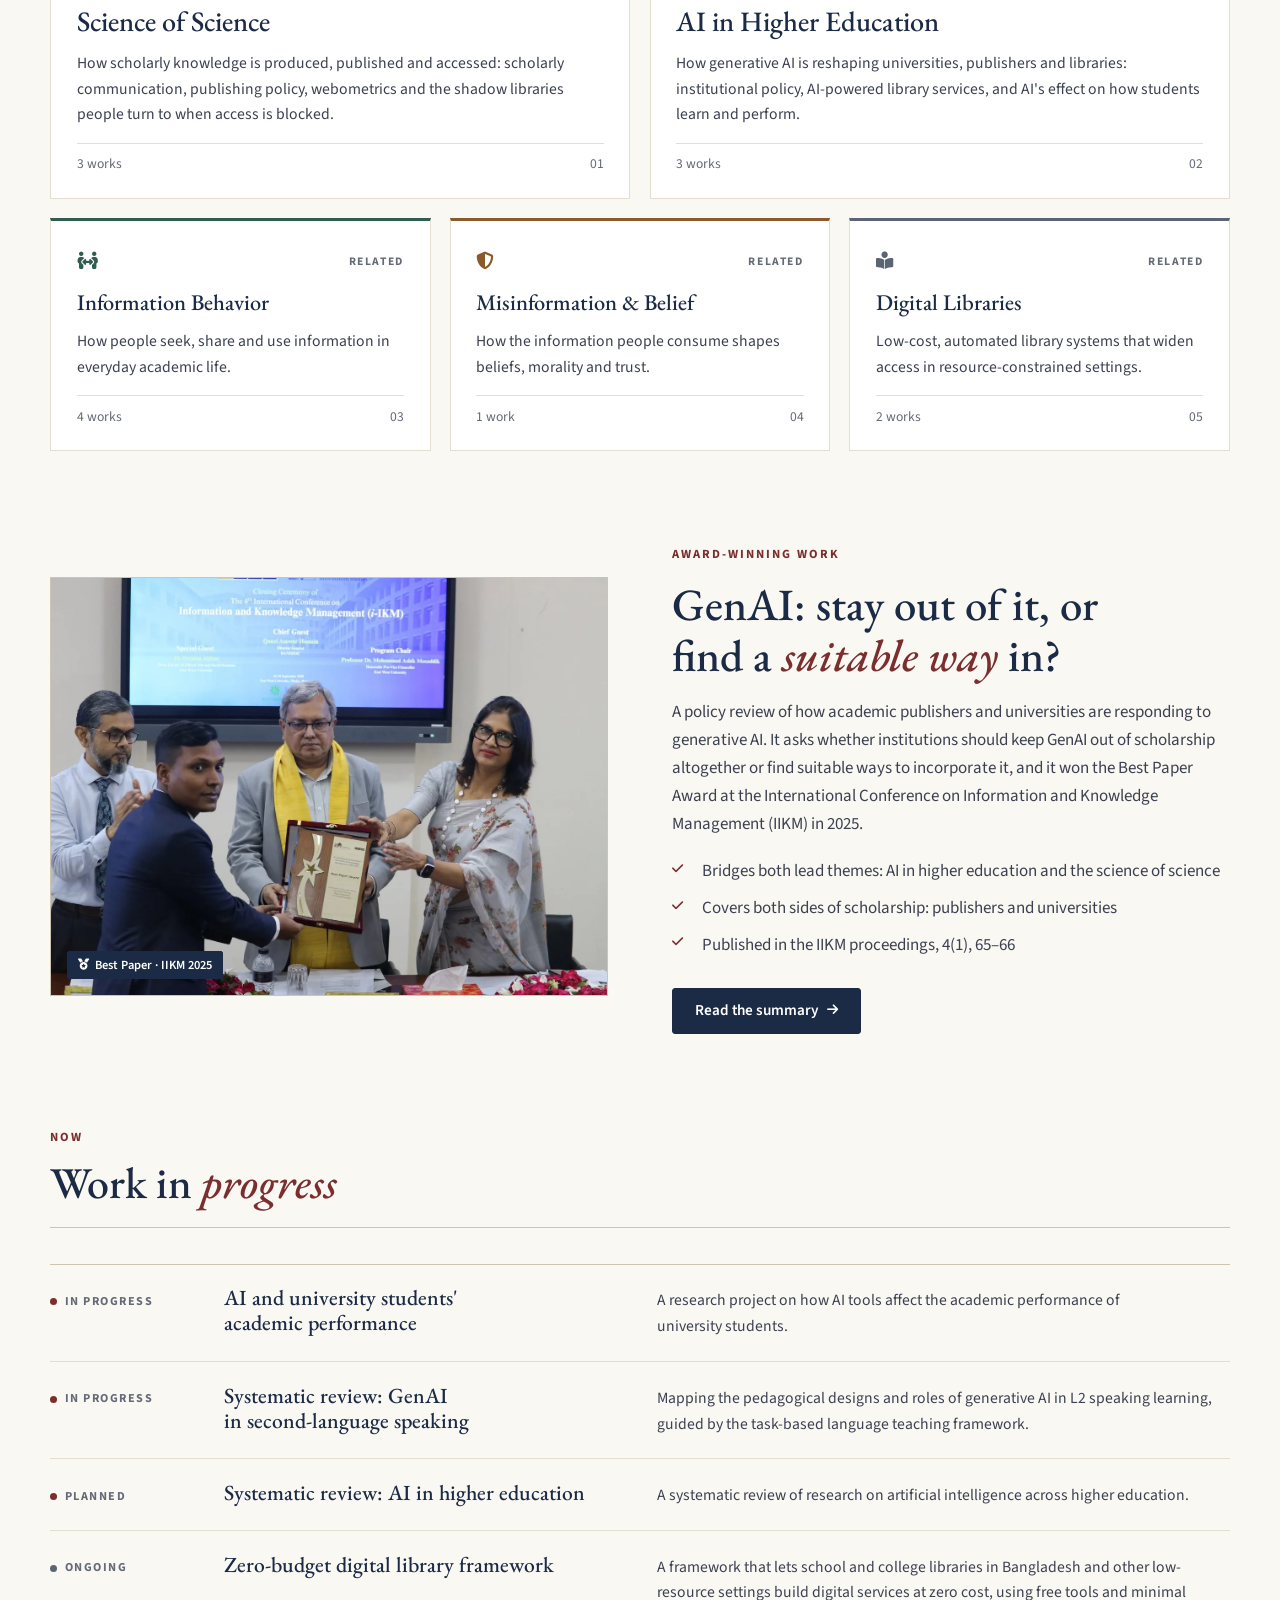
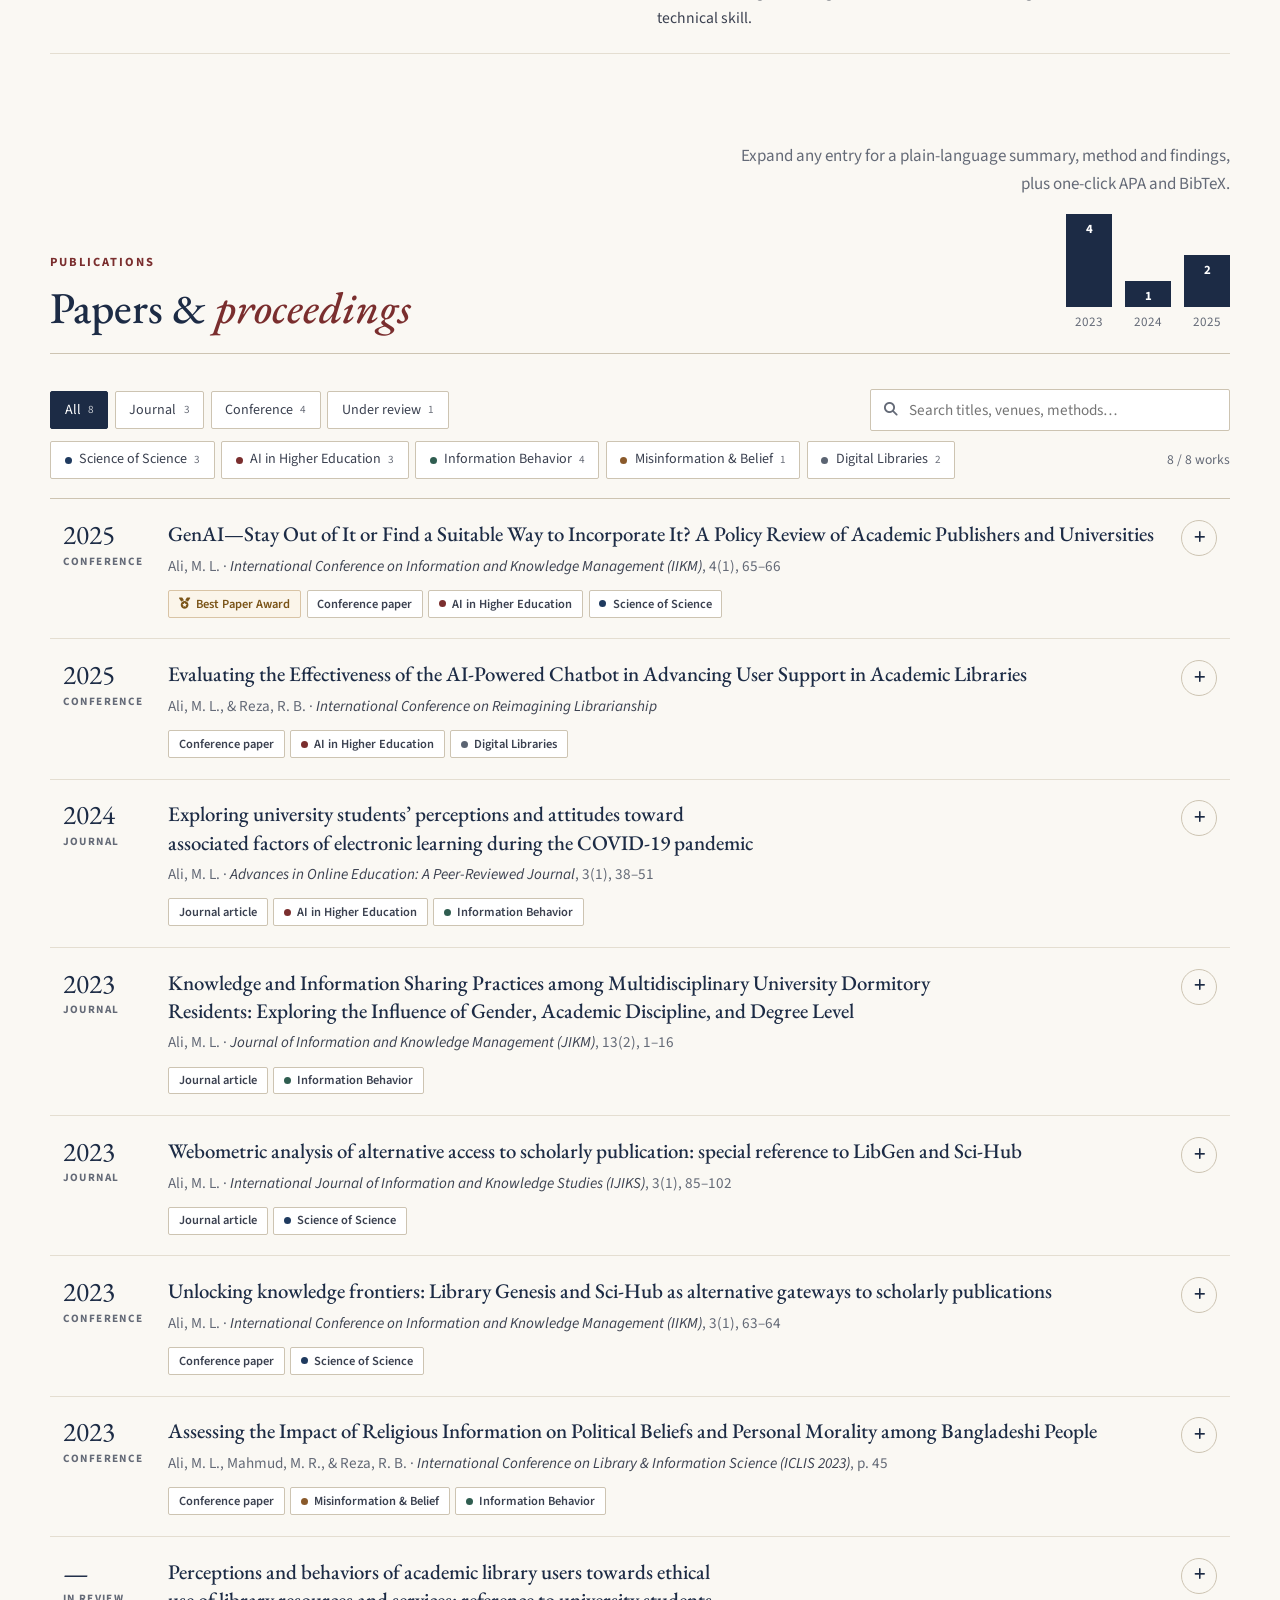
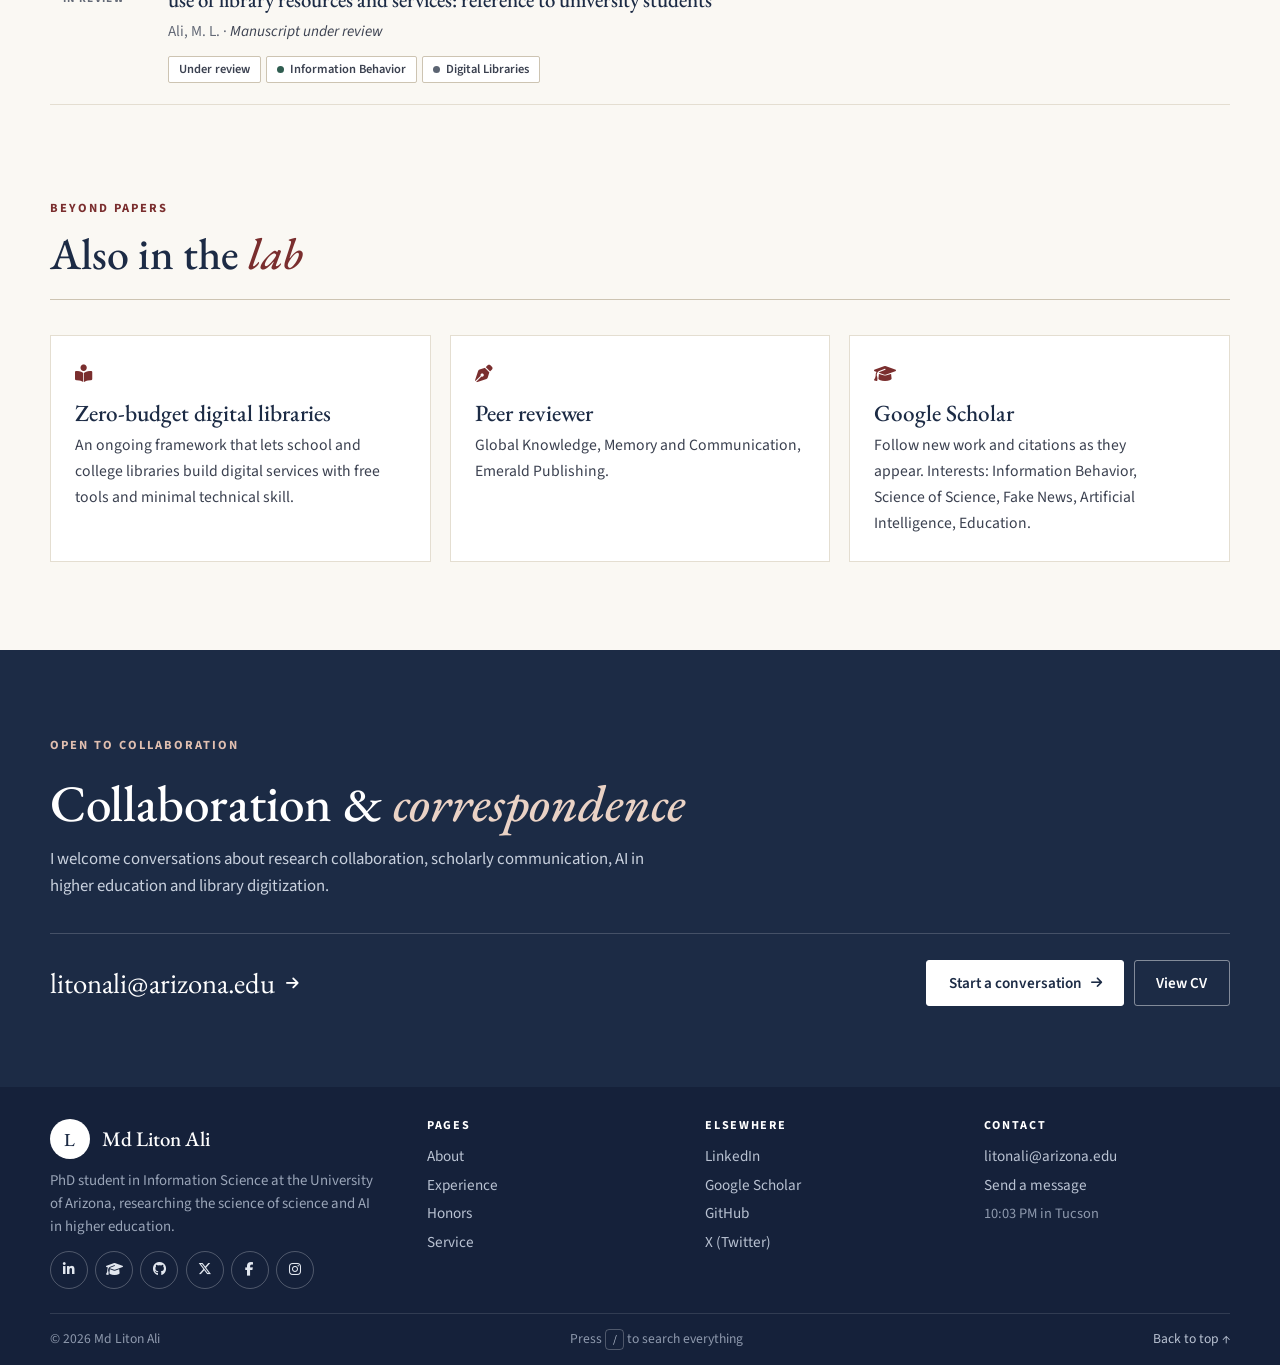
<file: research.html>
<!DOCTYPE html>
<html lang="en" class="no-js" data-theme="light">
<head>
<meta charset="UTF-8">
<meta name="viewport" content="width=device-width, initial-scale=1">
<title>Research — Md Liton Ali</title>
<meta name="description" content="Research by Md Liton Ali: science of science, AI in higher education, publications with summaries, and an interactive research map.">
<meta name="author" content="Md Liton Ali">
<link rel="canonical" href="https://www.litonali.com/research.html">
<meta property="og:type" content="website"><meta property="og:title" content="Research — Md Liton Ali"><meta property="og:description" content="Research by Md Liton Ali: science of science, AI in higher education, publications with summaries, and an interactive research map.">
<meta property="og:url" content="https://www.litonali.com/research.html"><meta property="og:image" content="https://www.litonali.com/images/og-headshot.jpg">
<meta name="twitter:card" content="summary_large_image"><meta name="twitter:site" content="@3srliton">
<meta name="theme-color" content="#1c2b45">
<link rel="icon" href="favicon.svg" type="image/svg+xml">
<link rel="preconnect" href="https://fonts.googleapis.com"><link rel="preconnect" href="https://fonts.gstatic.com" crossorigin>
<link href="https://fonts.googleapis.com/css2?family=EB+Garamond:ital,wght@0,400;0,500;0,600;1,400;1,500&family=Source+Sans+3:wght@400;600;700&display=swap" rel="stylesheet">
<link href="https://cdnjs.cloudflare.com/ajax/libs/font-awesome/6.5.1/css/all.min.css" rel="stylesheet">
<link rel="stylesheet" href="style.css?v=2a26d41e">
</head>
<body>
<a class="skip-link" href="#main">Skip to content</a>
<div class="progress" aria-hidden="true"></div>
<header class="nav">
  <div class="nav-inner">
    <a class="brand" href="index.html" aria-label="Md Liton Ali, home"><span class="mono-mark"><b>L</b></span><span class="brand-name">Md Liton Ali<small>PhD · Information Science</small></span></a>
    <nav class="nav-links" aria-label="Main"><a href="about.html">About</a><a href="research.html" aria-current="page">Research</a><a href="experience.html">Experience</a><a href="honors.html">Honors</a><a href="service.html">Service</a><a href="cv.html">CV</a><a href="contact.html">Contact</a></nav>
    <div class="nav-tools">
      <button class="search-pill" type="button" data-palette aria-label="Search the site"><i class="fas fa-magnifying-glass" aria-hidden="true"></i><span class="lbl">Search</span><span class="kbd">Ctrl K</span></button>
      <button class="icon-btn menu-btn" id="menuToggle" type="button" aria-label="Menu" aria-expanded="false" aria-controls="overlay"><i class="fas fa-bars-staggered" aria-hidden="true"></i></button>
    </div>
  </div>
</header>
<div class="overlay" id="overlay" aria-hidden="true"><nav aria-label="Mobile"><a href="index.html"><small>00</small>Home</a><a href="about.html"><small>01</small>About</a><a href="research.html" aria-current="page"><small>02</small>Research</a><a href="experience.html"><small>03</small>Experience</a><a href="honors.html"><small>04</small>Honors</a><a href="service.html"><small>05</small>Service</a><a href="cv.html"><small>06</small>CV</a><a href="contact.html"><small>07</small>Contact</a></nav><div class="overlay-foot"><a href="mailto:litonali@arizona.edu">litonali@arizona.edu</a><span data-localtime></span></div></div>
<main id="main">

<section class="phero">
  <div class="wrap">
    <div class="crumbs fade-up" style="--d:.1s"><a href="index.html">Home</a><span>/</span><span>Research</span></div>
    <div class="fade-up" style="--d:.2s;margin-top:1.6rem"><span class="eyebrow">Research</span></div>
    <h1 class="fade-up" style="--d:.3s">Making knowledge <em>reachable</em>.</h1>
    <p class="lede fade-up" style="--d:.42s">I study how scholarship is produced, published and accessed, and how generative AI is changing the university. Click any paper to see what it asks, how, and what it found.</p>
    <div class="phero-meta fade-up" style="--d:.55s"><div><strong>8</strong><span>Papers &amp; manuscripts</span></div><div><strong>959</strong><span>Survey respondents</span></div><div><strong>2</strong><span>Lead research themes</span></div><div><strong>1</strong><span>Best Paper Award</span></div></div>
  </div>
</section>
<section class="sec band">
  <div class="wrap">
    <div class="sec-head"><div><span class="eyebrow">Research map</span><h2>A living <em>map</em> of my work</h2></div><div class="side rv" style="--d:.1s"><p>Every paper is linked to the themes it speaks to. Hover to trace connections; click a paper to open it below.</p></div></div>
    <div class="universe-wrap rv">
      <span class="u-hint">Hover to trace links · click a paper to open it</span>
      <svg class="universe" id="universe" role="img" aria-label="Interactive map linking each paper to its research themes"></svg>
      <div class="u-tip" id="utip"></div>
      <div class="u-legend"><span class="tag"><span class="tag-dot" style="--c:#1f3a5f"></span>SciSci</span><span class="tag"><span class="tag-dot" style="--c:#7a2e2e"></span>AI + HE</span><span class="tag"><span class="tag-dot" style="--c:#2f5d50"></span>Info Behavior</span><span class="tag"><span class="tag-dot" style="--c:#8a5a2b"></span>Fake News</span><span class="tag"><span class="tag-dot" style="--c:#5b6472"></span>Libraries</span></div>
    </div>
  </div>
</section>

<section class="sec" style="padding-top:0">
  <div class="wrap"><div class="sec-head"><div><span class="eyebrow">Themes</span><h2>What I <em>study</em></h2></div></div><div class="themes"><a class="spot theme-card lead rv" href="research.html#publications" style="--c:#1f3a5f;--d:0.00s">
  <div class="row"><span class="ic"><i class="fas fa-diagram-project" aria-hidden="true"></i></span><span class="lead-badge">Lead focus</span></div>
  <div><h3>Science of Science</h3><p style="margin-top:.8rem">How scholarly knowledge is produced, published and accessed: scholarly communication, publishing policy, webometrics and the shadow libraries people turn to when access is blocked.</p></div>
  <div class="row"><span class="cnt">3 works</span><span class="cnt">01</span></div>
</a><a class="spot theme-card lead rv" href="research.html#publications" style="--c:#7a2e2e;--d:0.06s">
  <div class="row"><span class="ic"><i class="fas fa-microchip" aria-hidden="true"></i></span><span class="lead-badge">Lead focus</span></div>
  <div><h3>AI in Higher Education</h3><p style="margin-top:.8rem">How generative AI is reshaping universities, publishers and libraries: institutional policy, AI-powered library services, and AI&#x27;s effect on how students learn and perform.</p></div>
  <div class="row"><span class="cnt">3 works</span><span class="cnt">02</span></div>
</a><a class="spot theme-card sub rv" href="research.html#publications" style="--c:#2f5d50;--d:0.12s">
  <div class="row"><span class="ic"><i class="fas fa-people-arrows" aria-hidden="true"></i></span><span class="lead-badge">Related</span></div>
  <div><h3>Information Behavior</h3><p style="margin-top:.8rem">How people seek, share and use information in everyday academic life.</p></div>
  <div class="row"><span class="cnt">4 works</span><span class="cnt">03</span></div>
</a><a class="spot theme-card sub rv" href="research.html#publications" style="--c:#8a5a2b;--d:0.18s">
  <div class="row"><span class="ic"><i class="fas fa-shield-halved" aria-hidden="true"></i></span><span class="lead-badge">Related</span></div>
  <div><h3>Misinformation &amp; Belief</h3><p style="margin-top:.8rem">How the information people consume shapes beliefs, morality and trust.</p></div>
  <div class="row"><span class="cnt">1 work</span><span class="cnt">04</span></div>
</a><a class="spot theme-card sub rv" href="research.html#publications" style="--c:#5b6472;--d:0.24s">
  <div class="row"><span class="ic"><i class="fas fa-book-open-reader" aria-hidden="true"></i></span><span class="lead-badge">Related</span></div>
  <div><h3>Digital Libraries</h3><p style="margin-top:.8rem">Low-cost, automated library systems that widen access in resource-constrained settings.</p></div>
  <div class="row"><span class="cnt">2 works</span><span class="cnt">05</span></div>
</a></div></div>
</section>

<section class="sec" style="padding-top:0">
  <div class="wrap">
    <div class="feature">
      <div class="feature-media rv-clip"><img src="images/web/iikm4b.webp" alt="Md Liton Ali receiving the Best Paper Award at IIKM" loading="lazy"><span class="badge tag tag--lime"><i class="fas fa-medal" aria-hidden="true"></i> Best Paper · IIKM 2025</span></div>
      <div class="rv" style="--d:.1s">
        <span class="eyebrow">Award-winning work</span>
        <h2>GenAI: stay out of it, or find a <em class="hl">suitable way</em> in?</h2>
        <p>A policy review of how academic publishers and universities are responding to generative AI. It asks whether institutions should keep GenAI out of scholarship altogether or find suitable ways to incorporate it, and it won the Best Paper Award at the International Conference on Information and Knowledge Management (IIKM) in 2025.</p>
        <ul class="checks"><li><i class="fas fa-check" aria-hidden="true"></i><span>Bridges both lead themes: AI in higher education and the science of science</span></li><li><i class="fas fa-check" aria-hidden="true"></i><span>Covers both sides of scholarship: publishers and universities</span></li><li><i class="fas fa-check" aria-hidden="true"></i><span>Published in the IIKM proceedings, 4(1), 65–66</span></li></ul>
        <a class="btn" href="#genai-policy" data-open="genai-policy">Read the summary <span class="arr"><i class="fas fa-arrow-right" aria-hidden="true"></i></span></a>
      </div>
    </div>
  </div>
</section>

<section class="sec" style="padding-top:0">
  <div class="wrap"><div class="sec-head"><div><span class="eyebrow">Now</span><h2>Work in <em>progress</em></h2></div></div><div class="now"><div class="now-row rv" style="--c:#7a2e2e;--d:0.00s"><span class="now-st"><span class="pulse"></span>In progress</span><h3>AI and university students&#x27; academic performance</h3><p>A research project on how AI tools affect the academic performance of university students.</p><span class="go"><i class="fas fa-arrow-right" aria-hidden="true"></i></span></div><div class="now-row rv" style="--c:#7a2e2e;--d:0.06s"><span class="now-st"><span class="pulse"></span>In progress</span><h3>Systematic review: GenAI in second-language speaking</h3><p>Mapping the pedagogical designs and roles of generative AI in L2 speaking learning, guided by the task-based language teaching framework.</p><span class="go"><i class="fas fa-arrow-right" aria-hidden="true"></i></span></div><div class="now-row rv" style="--c:#7a2e2e;--d:0.12s"><span class="now-st"><span class="pulse"></span>Planned</span><h3>Systematic review: AI in higher education</h3><p>A systematic review of research on artificial intelligence across higher education.</p><span class="go"><i class="fas fa-arrow-right" aria-hidden="true"></i></span></div><div class="now-row rv" style="--c:#5b6472;--d:0.18s"><span class="now-st"><span class="pulse"></span>Ongoing</span><h3>Zero-budget digital library framework</h3><p>A framework that lets school and college libraries in Bangladesh and other low-resource settings build digital services at zero cost, using free tools and minimal technical skill.</p><span class="go"><i class="fas fa-arrow-right" aria-hidden="true"></i></span></div></div></div>
</section>

<section class="sec" id="publications" style="padding-top:0">
  <div class="wrap">
    <div class="sec-head"><div><span class="eyebrow">Publications</span><h2>Papers &amp; <em>proceedings</em></h2></div><div class="side rv" style="--d:.1s"><p>Expand any entry for a plain-language summary, method and findings, plus one-click APA and BibTeX.</p><div class="yearbars" aria-label="Published works per year"><div class="yb"><div class="bar" data-h="104px">4</div><span>2023</span></div><div class="yb"><div class="bar" data-h="26px">1</div><span>2024</span></div><div class="yb"><div class="bar" data-h="52px">2</div><span>2025</span></div></div></div></div>
    <div class="p-tools rv">
      <div class="chips" role="group" aria-label="Filter by type"><button class="chip-btn" type="button" data-ftype="all" aria-pressed="true">All<sup>8</sup></button><button class="chip-btn" type="button" data-ftype="journal" aria-pressed="false">Journal<sup>3</sup></button><button class="chip-btn" type="button" data-ftype="conference" aria-pressed="false">Conference<sup>4</sup></button><button class="chip-btn" type="button" data-ftype="review" aria-pressed="false">Under review<sup>1</sup></button></div>
      <label class="search-field"><span class="sr-only">Search publications</span><i class="fas fa-magnifying-glass" aria-hidden="true"></i><input id="pq" type="search" placeholder="Search titles, venues, methods…"></label>
    </div>
    <div class="p-tools rv" style="margin-top:-.6rem"><div class="chips" role="group" aria-label="Filter by theme"><button class="chip-btn" type="button" data-ftheme="sos" aria-pressed="false"><span class="tag-dot" style="--c:#1f3a5f"></span>Science of Science<sup>3</sup></button><button class="chip-btn" type="button" data-ftheme="aihe" aria-pressed="false"><span class="tag-dot" style="--c:#7a2e2e"></span>AI in Higher Education<sup>3</sup></button><button class="chip-btn" type="button" data-ftheme="ib" aria-pressed="false"><span class="tag-dot" style="--c:#2f5d50"></span>Information Behavior<sup>4</sup></button><button class="chip-btn" type="button" data-ftheme="mis" aria-pressed="false"><span class="tag-dot" style="--c:#8a5a2b"></span>Misinformation &amp; Belief<sup>1</sup></button><button class="chip-btn" type="button" data-ftheme="dl" aria-pressed="false"><span class="tag-dot" style="--c:#5b6472"></span>Digital Libraries<sup>2</sup></button></div><span class="p-count" id="pcount" aria-live="polite"></span></div>
    <div class="plist" id="plist"><article class="pub rv" id="genai-policy" data-type="conference" data-themes="aihe sos" style="--c:#7a2e2e;--d:0.00s">
  <button class="pub-head" type="button" aria-expanded="false" aria-controls="genai-policy-b">
    <div class="pub-yr">2025<small>Conference</small></div>
    <div><h3 class="pub-title">GenAI—Stay Out of It or Find a Suitable Way to Incorporate It? A Policy Review of Academic Publishers and Universities</h3><p class="pub-meta">Ali, M. L. · <em>International Conference on Information and Knowledge Management (IIKM)</em>, 4(1), 65–66</p><div class="pub-tags"><span class="tag tag--award"><i class="fas fa-medal" aria-hidden="true"></i> Best Paper Award</span><span class="tag">Conference paper</span><span class="tag"><span class="tag-dot" style="--c:#7a2e2e"></span>AI in Higher Education</span><span class="tag"><span class="tag-dot" style="--c:#1f3a5f"></span>Science of Science</span></div></div>
    <span class="pub-toggle"><i class="fas fa-plus" aria-hidden="true"></i></span>
  </button>
  <div class="pub-body" id="genai-policy-b"><div><div class="pub-inner"><div><h4>What it asks</h4><p>A policy review of how academic publishers and universities are responding to generative AI, set around the question in the title: should institutions keep GenAI out of scholarship, or find a suitable way to incorporate it?</p><h4 style="margin-top:1.4rem">Approach</h4><p>Policy review of academic publishers&#x27; and universities&#x27; published positions on generative AI.</p></div><div><h4>Status</h4><p>Presented at the conference; full findings are in the paper.</p></div><div class="pub-actions"><button class="act" type="button" data-cite="apa" data-id="genai-policy"><i class="far fa-copy" aria-hidden="true"></i> Copy APA</button><button class="act" type="button" data-cite="bib" data-id="genai-policy"><i class="fas fa-code" aria-hidden="true"></i> BibTeX</button><a class="act" href="https://scholar.google.com/citations?user=ygCGG80AAAAJ&hl=en" target="_blank" rel="noopener"><i class="fas fa-graduation-cap" aria-hidden="true"></i> Google Scholar</a></div></div></div></div>
</article><article class="pub rv" id="chatbot" data-type="conference" data-themes="aihe dl" style="--c:#7a2e2e;--d:0.05s">
  <button class="pub-head" type="button" aria-expanded="false" aria-controls="chatbot-b">
    <div class="pub-yr">2025<small>Conference</small></div>
    <div><h3 class="pub-title">Evaluating the Effectiveness of the AI-Powered Chatbot in Advancing User Support in Academic Libraries</h3><p class="pub-meta">Ali, M. L., &amp; Reza, R. B. · <em>International Conference on Reimagining Librarianship</em></p><div class="pub-tags"><span class="tag">Conference paper</span><span class="tag"><span class="tag-dot" style="--c:#7a2e2e"></span>AI in Higher Education</span><span class="tag"><span class="tag-dot" style="--c:#5b6472"></span>Digital Libraries</span></div></div>
    <span class="pub-toggle"><i class="fas fa-plus" aria-hidden="true"></i></span>
  </button>
  <div class="pub-body" id="chatbot-b"><div><div class="pub-inner"><div><h4>What it asks</h4><p>Evaluates how well an AI-powered chatbot advances user support in academic libraries, asking whether conversational AI can extend the reach of reference and help services.</p><h4 style="margin-top:1.4rem">Approach</h4><p>Effectiveness evaluation of an AI-powered library chatbot.</p></div><div><h4>Status</h4><p>Presented at the conference; full findings are in the paper.</p></div><div class="pub-actions"><button class="act" type="button" data-cite="apa" data-id="chatbot"><i class="far fa-copy" aria-hidden="true"></i> Copy APA</button><button class="act" type="button" data-cite="bib" data-id="chatbot"><i class="fas fa-code" aria-hidden="true"></i> BibTeX</button><a class="act" href="https://scholar.google.com/citations?user=ygCGG80AAAAJ&hl=en" target="_blank" rel="noopener"><i class="fas fa-graduation-cap" aria-hidden="true"></i> Google Scholar</a></div></div></div></div>
</article><article class="pub rv" id="elearning" data-type="journal" data-themes="aihe ib" style="--c:#7a2e2e;--d:0.10s">
  <button class="pub-head" type="button" aria-expanded="false" aria-controls="elearning-b">
    <div class="pub-yr">2024<small>Journal</small></div>
    <div><h3 class="pub-title">Exploring university students’ perceptions and attitudes toward associated factors of electronic learning during the COVID-19 pandemic</h3><p class="pub-meta">Ali, M. L. · <em>Advances in Online Education: A Peer-Reviewed Journal</em>, 3(1), 38–51</p><div class="pub-tags"><span class="tag">Journal article</span><span class="tag"><span class="tag-dot" style="--c:#7a2e2e"></span>AI in Higher Education</span><span class="tag"><span class="tag-dot" style="--c:#2f5d50"></span>Information Behavior</span></div></div>
    <span class="pub-toggle"><i class="fas fa-plus" aria-hidden="true"></i></span>
  </button>
  <div class="pub-body" id="elearning-b"><div><div class="pub-inner"><div><h4>What it asks</h4><p>Examines how University of Dhaka students perceived the forced shift to electronic learning during COVID-19, and which technological, pedagogical, institutional and individual factors shaped their acceptance of it.</p><h4 style="margin-top:1.4rem">Approach</h4><p>Cross-sectional online survey of 412 University of Dhaka students; closed questions analysed in SPSS, open questions coded thematically.</p><div class="pub-n"><b>412</b><span>respondents</span></div></div><div><h4>Key findings</h4><ul><li>Performance expectancy, social influence, facilitating conditions, perceived usefulness and ease of use shape acceptance of e-learning.</li><li>Individual innovativeness and e-learning preparedness positively influence adoption.</li><li>Closing the digital divide, building digital literacy and involving students in e-learning policy could improve outcomes.</li></ul></div><div class="pub-actions"><a class="act act--lime" href="https://drive.google.com/file/d/1rGJd07rdm7skd5Zv-xjpg7NOpO9mFpE8/view?usp=drive_link" target="_blank" rel="noopener"><i class="fas fa-arrow-up-right-from-square" aria-hidden="true"></i> Read paper</a><a class="act" href="https://doi.org/10.69554/CCKQ7896" target="_blank" rel="noopener">DOI 10.69554/CCKQ7896</a><button class="act" type="button" data-cite="apa" data-id="elearning"><i class="far fa-copy" aria-hidden="true"></i> Copy APA</button><button class="act" type="button" data-cite="bib" data-id="elearning"><i class="fas fa-code" aria-hidden="true"></i> BibTeX</button><a class="act" href="https://scholar.google.com/citations?user=ygCGG80AAAAJ&hl=en" target="_blank" rel="noopener"><i class="fas fa-graduation-cap" aria-hidden="true"></i> Google Scholar</a></div></div></div></div>
</article><article class="pub rv" id="kis" data-type="journal" data-themes="ib" style="--c:#2f5d50;--d:0.15s">
  <button class="pub-head" type="button" aria-expanded="false" aria-controls="kis-b">
    <div class="pub-yr">2023<small>Journal</small></div>
    <div><h3 class="pub-title">Knowledge and Information Sharing Practices among Multidisciplinary University Dormitory Residents: Exploring the Influence of Gender, Academic Discipline, and Degree Level</h3><p class="pub-meta">Ali, M. L. · <em>Journal of Information and Knowledge Management (JIKM)</em>, 13(2), 1–16</p><div class="pub-tags"><span class="tag">Journal article</span><span class="tag"><span class="tag-dot" style="--c:#2f5d50"></span>Information Behavior</span></div></div>
    <span class="pub-toggle"><i class="fas fa-plus" aria-hidden="true"></i></span>
  </button>
  <div class="pub-body" id="kis-b"><div><div class="pub-inner"><div><h4>What it asks</h4><p>Studies the culture of knowledge and information sharing among students living in 16 dormitories of a large public university in Bangladesh, and how it varies by gender, discipline and degree level.</p><h4 style="margin-top:1.4rem">Approach</h4><p>Structured questionnaire; 337 usable responses from 16 dormitories; descriptive statistics, t-tests and ANOVA in SPSS.</p><div class="pub-n"><b>337</b><span>respondents</span></div></div><div><h4>Key findings</h4><ul><li>Students share knowledge and information with peers frequently; about 30% do so “very often”.</li><li>85.46% see knowledge and information sharing as important for career development.</li><li>Male students report sharing more often, and attitudes differ significantly by gender; discipline shows no significant difference.</li><li>Top barriers: low awareness of knowledge sharing and social media addiction.</li></ul></div><div class="pub-actions"><a class="act act--lime" href="https://journal.uitm.edu.my/index.php/JIKM/article/download/4732/2552/17605" target="_blank" rel="noopener"><i class="fas fa-arrow-up-right-from-square" aria-hidden="true"></i> Read paper</a><button class="act" type="button" data-cite="apa" data-id="kis"><i class="far fa-copy" aria-hidden="true"></i> Copy APA</button><button class="act" type="button" data-cite="bib" data-id="kis"><i class="fas fa-code" aria-hidden="true"></i> BibTeX</button><a class="act" href="https://scholar.google.com/citations?user=ygCGG80AAAAJ&hl=en" target="_blank" rel="noopener"><i class="fas fa-graduation-cap" aria-hidden="true"></i> Google Scholar</a></div></div></div></div>
</article><article class="pub rv" id="webometric" data-type="journal" data-themes="sos" style="--c:#1f3a5f;--d:0.20s">
  <button class="pub-head" type="button" aria-expanded="false" aria-controls="webometric-b">
    <div class="pub-yr">2023<small>Journal</small></div>
    <div><h3 class="pub-title">Webometric analysis of alternative access to scholarly publication: special reference to LibGen and Sci-Hub</h3><p class="pub-meta">Ali, M. L. · <em>International Journal of Information and Knowledge Studies (IJIKS)</em>, 3(1), 85–102</p><div class="pub-tags"><span class="tag">Journal article</span><span class="tag"><span class="tag-dot" style="--c:#1f3a5f"></span>Science of Science</span></div></div>
    <span class="pub-toggle"><i class="fas fa-plus" aria-hidden="true"></i></span>
  </button>
  <div class="pub-body" id="webometric-b"><div><div class="pub-inner"><div><h4>What it asks</h4><p>Uses webometrics to map worldwide usage and growth of Library Genesis and Sci-Hub, the shadow libraries that researchers turn to when scholarly publications are priced out of reach.</p><h4 style="margin-top:1.4rem">Approach</h4><p>Webometric analysis using LibGen and Sci-Hub databases, SimilarWeb web analytics and Sci-Hub download logs, with quantitative and qualitative analysis (data to 2022).</p></div><div><h4>Key findings</h4><ul><li>LibGen and Sci-Hub show a remarkable surge in popularity despite copyright disputes and restrictions.</li><li>Users come from many nations, including developed countries such as the USA.</li><li>Science and technology dominate downloads, with medicine the most sought-after field.</li><li>High prices and limited availability of scholarly publications are the two main drivers.</li></ul></div><div class="pub-actions"><a class="act act--lime" href="https://scispace.com/pdf/webometric-analysis-of-alternative-access-to-scholarly-3q06tl5ewb.pdf" target="_blank" rel="noopener"><i class="fas fa-arrow-up-right-from-square" aria-hidden="true"></i> Read paper</a><button class="act" type="button" data-cite="apa" data-id="webometric"><i class="far fa-copy" aria-hidden="true"></i> Copy APA</button><button class="act" type="button" data-cite="bib" data-id="webometric"><i class="fas fa-code" aria-hidden="true"></i> BibTeX</button><a class="act" href="https://scholar.google.com/citations?user=ygCGG80AAAAJ&hl=en" target="_blank" rel="noopener"><i class="fas fa-graduation-cap" aria-hidden="true"></i> Google Scholar</a></div></div></div></div>
</article><article class="pub rv" id="unlocking" data-type="conference" data-themes="sos" style="--c:#1f3a5f;--d:0.20s">
  <button class="pub-head" type="button" aria-expanded="false" aria-controls="unlocking-b">
    <div class="pub-yr">2023<small>Conference</small></div>
    <div><h3 class="pub-title">Unlocking knowledge frontiers: Library Genesis and Sci-Hub as alternative gateways to scholarly publications</h3><p class="pub-meta">Ali, M. L. · <em>International Conference on Information and Knowledge Management (IIKM)</em>, 3(1), 63–64</p><div class="pub-tags"><span class="tag">Conference paper</span><span class="tag"><span class="tag-dot" style="--c:#1f3a5f"></span>Science of Science</span></div></div>
    <span class="pub-toggle"><i class="fas fa-plus" aria-hidden="true"></i></span>
  </button>
  <div class="pub-body" id="unlocking-b"><div><div class="pub-inner"><div><h4>What it asks</h4><p>Conference presentation of the LibGen and Sci-Hub webometric study, highlighting what shadow-library usage reveals about pricing, access barriers and traditional publishing models.</p><h4 style="margin-top:1.4rem">Approach</h4><p>Webometric analysis (LibGen and Sci-Hub databases, SimilarWeb, Sci-Hub download data).</p></div><div><h4>Key findings</h4><ul><li>Downloads frequently come from highly regarded publishers and journals.</li><li>Implications for policymakers, publishers and researchers addressing demand for affordable scholarly access.</li></ul></div><div class="pub-actions"><button class="act" type="button" data-cite="apa" data-id="unlocking"><i class="far fa-copy" aria-hidden="true"></i> Copy APA</button><button class="act" type="button" data-cite="bib" data-id="unlocking"><i class="fas fa-code" aria-hidden="true"></i> BibTeX</button><a class="act" href="https://scholar.google.com/citations?user=ygCGG80AAAAJ&hl=en" target="_blank" rel="noopener"><i class="fas fa-graduation-cap" aria-hidden="true"></i> Google Scholar</a></div></div></div></div>
</article><article class="pub rv" id="religion" data-type="conference" data-themes="mis ib" style="--c:#8a5a2b;--d:0.20s">
  <button class="pub-head" type="button" aria-expanded="false" aria-controls="religion-b">
    <div class="pub-yr">2023<small>Conference</small></div>
    <div><h3 class="pub-title">Assessing the Impact of Religious Information on Political Beliefs and Personal Morality among Bangladeshi People</h3><p class="pub-meta">Ali, M. L., Mahmud, M. R., &amp; Reza, R. B. · <em>International Conference on Library &amp; Information Science (ICLIS 2023)</em>, p. 45</p><div class="pub-tags"><span class="tag">Conference paper</span><span class="tag"><span class="tag-dot" style="--c:#8a5a2b"></span>Misinformation &amp; Belief</span><span class="tag"><span class="tag-dot" style="--c:#2f5d50"></span>Information Behavior</span></div></div>
    <span class="pub-toggle"><i class="fas fa-plus" aria-hidden="true"></i></span>
  </button>
  <div class="pub-body" id="religion-b"><div><div class="pub-inner"><div><h4>What it asks</h4><p>Explores how religious information shapes the personal morality and political beliefs of Bangladeshi citizens, in a country where religion plays a central role in society and politics.</p><h4 style="margin-top:1.4rem">Approach</h4><p>Online survey of 210 respondents (convenience sampling), five-point Likert scale, Mann–Whitney U and Kruskal–Wallis tests.</p><div class="pub-n"><b>210</b><span>respondents</span></div></div><div><h4>Key findings</h4><ul><li>Religious information has an impact on Bangladeshi citizens&#x27; morality and political beliefs.</li><li>Opinions differ significantly by educational level, current residency and information literacy.</li></ul></div><div class="pub-actions"><button class="act" type="button" data-cite="apa" data-id="religion"><i class="far fa-copy" aria-hidden="true"></i> Copy APA</button><button class="act" type="button" data-cite="bib" data-id="religion"><i class="fas fa-code" aria-hidden="true"></i> BibTeX</button><a class="act" href="https://scholar.google.com/citations?user=ygCGG80AAAAJ&hl=en" target="_blank" rel="noopener"><i class="fas fa-graduation-cap" aria-hidden="true"></i> Google Scholar</a></div></div></div></div>
</article><article class="pub rv" id="ethics" data-type="review" data-themes="ib dl" style="--c:#2f5d50;--d:0.20s">
  <button class="pub-head" type="button" aria-expanded="false" aria-controls="ethics-b">
    <div class="pub-yr">—<small>In review</small></div>
    <div><h3 class="pub-title">Perceptions and behaviors of academic library users towards ethical use of library resources and services: reference to university students</h3><p class="pub-meta">Ali, M. L. · <em>Manuscript under review</em></p><div class="pub-tags"><span class="tag">Under review</span><span class="tag"><span class="tag-dot" style="--c:#2f5d50"></span>Information Behavior</span><span class="tag"><span class="tag-dot" style="--c:#5b6472"></span>Digital Libraries</span></div></div>
    <span class="pub-toggle"><i class="fas fa-plus" aria-hidden="true"></i></span>
  </button>
  <div class="pub-body" id="ethics-b"><div><div class="pub-inner"><div><h4>What it asks</h4><p>Investigates how university students perceive and practise the ethical use of academic library resources and services.</p></div><div><h4>Status</h4><p>Currently under peer review.</p></div><div class="pub-actions"><a class="act" href="https://scholar.google.com/citations?user=ygCGG80AAAAJ&hl=en" target="_blank" rel="noopener"><i class="fas fa-graduation-cap" aria-hidden="true"></i> Google Scholar</a></div></div></div></div>
</article></div>
    <p class="empty" id="pempty">No works match that filter.</p>
  </div>
</section>

<section class="sec" style="padding-top:0">
  <div class="wrap">
    <div class="sec-head"><div><span class="eyebrow">Beyond papers</span><h2>Also in the <em>lab</em></h2></div></div>
    <div class="grid g3">
      <div class="spot box rv"><span class="ic"><i class="fas fa-book-open-reader" aria-hidden="true"></i></span><h3>Zero-budget digital libraries</h3><p>An ongoing framework that lets school and college libraries build digital services with free tools and minimal technical skill.</p></div>
      <div class="spot box rv" style="--d:.06s"><span class="ic"><i class="fas fa-pen-nib" aria-hidden="true"></i></span><h3>Peer reviewer</h3><p>Global Knowledge, Memory and Communication, Emerald Publishing.</p></div>
      <a class="spot box rv" style="--d:.12s" href="https://scholar.google.com/citations?user=ygCGG80AAAAJ&hl=en" target="_blank" rel="noopener"><span class="ic"><i class="fas fa-graduation-cap" aria-hidden="true"></i></span><h3>Google Scholar</h3><p>Follow new work and citations as they appear. Interests: Information Behavior, Science of Science, Fake News, Artificial Intelligence, Education.</p></a>
    </div>
  </div>
</section>

<section class="mega"><div class="wrap">
  <span class="eyebrow rv">Open to collaboration</span>
  <h2 class="rv" style="margin-top:1rem">Collaboration &amp; <em>correspondence</em></h2><p class="mega-p">I welcome conversations about research collaboration, scholarly communication, AI in higher education and library digitization.</p>
  <div class="mega-row rv" style="--d:.2s">
    <a class="mega-mail" href="mailto:litonali@arizona.edu">litonali@arizona.edu <i class="fas fa-arrow-right" aria-hidden="true"></i></a>
    <div style="display:flex;gap:.6rem;flex-wrap:wrap"><a class="btn" href="contact.html">Start a conversation <span class="arr"><i class="fas fa-arrow-right" aria-hidden="true"></i></span></a><a class="btn btn-ghost" href="cv.html">View CV</a></div>
  </div>
</div></section>
</main>
<footer class="footer">
  <div class="wrap">
    <div class="f-grid">
      <div><a class="brand" href="index.html"><span class="mono-mark"><b>L</b></span><span class="brand-name">Md Liton Ali</span></a>
        <p>PhD student in Information Science at the University of Arizona, researching the science of science and AI in higher education.</p><div class="soc"><a href="https://www.linkedin.com/in/3srliton/" target="_blank" rel="noopener" aria-label="LinkedIn"><i class="fab fa-linkedin-in" aria-hidden="true"></i></a><a href="https://scholar.google.com/citations?user=ygCGG80AAAAJ&hl=en" target="_blank" rel="noopener" aria-label="Google Scholar"><i class="fas fa-graduation-cap" aria-hidden="true"></i></a><a href="https://github.com/3srliton" target="_blank" rel="noopener" aria-label="GitHub"><i class="fab fa-github" aria-hidden="true"></i></a><a href="https://x.com/3srliton" target="_blank" rel="noopener" aria-label="X (Twitter)"><i class="fab fa-x-twitter" aria-hidden="true"></i></a><a href="https://www.facebook.com/3srliton" target="_blank" rel="noopener" aria-label="Facebook"><i class="fab fa-facebook-f" aria-hidden="true"></i></a><a href="https://www.instagram.com/3srliton" target="_blank" rel="noopener" aria-label="Instagram"><i class="fab fa-instagram" aria-hidden="true"></i></a></div></div>
      <div><h4>Pages</h4><ul><li><a href="about.html">About</a></li><li><a href="experience.html">Experience</a></li><li><a href="honors.html">Honors</a></li><li><a href="service.html">Service</a></li></ul></div>
      <div><h4>Elsewhere</h4><ul><li><a href="https://www.linkedin.com/in/3srliton/" target="_blank" rel="noopener">LinkedIn</a></li><li><a href="https://scholar.google.com/citations?user=ygCGG80AAAAJ&hl=en" target="_blank" rel="noopener">Google Scholar</a></li><li><a href="https://github.com/3srliton" target="_blank" rel="noopener">GitHub</a></li><li><a href="https://x.com/3srliton" target="_blank" rel="noopener">X (Twitter)</a></li></ul></div>
      <div><h4>Contact</h4><ul><li><a href="mailto:litonali@arizona.edu">litonali@arizona.edu</a></li><li><a href="contact.html">Send a message</a></li><li><span class="local-time" data-localtime style="color:var(--muted)"></span></li></ul></div>
    </div>
    <div class="f-bottom"><span>&copy; <span data-year>2026</span> Md Liton Ali</span><span>Press <span class="kbd">/</span> to search everything</span><a href="#main">Back to top ↑</a></div>
  </div>
</footer>
<div class="palette" id="palette" role="dialog" aria-modal="true" aria-label="Search the site" aria-hidden="true">
  <div class="palette-box">
    <div class="palette-in"><i class="fas fa-magnifying-glass" aria-hidden="true"></i><input type="text" placeholder="Search papers, roles, awards, pages…" aria-label="Search" role="combobox" aria-expanded="true" aria-controls="plist-pal" autocomplete="off"><span class="kbd">Esc</span></div>
    <div class="palette-list" id="plist-pal" role="listbox"></div>
    <div class="pal-foot"><span><span class="kbd">↑↓</span> move</span><span><span class="kbd">Enter</span> open</span><span><span class="kbd">Esc</span> close</span></div>
  </div>
</div>
<div class="toast" id="toast" role="status" aria-live="polite"></div>
<script src="script.js?v=2a26d41e" defer></script>
</body>
</html>
</file>
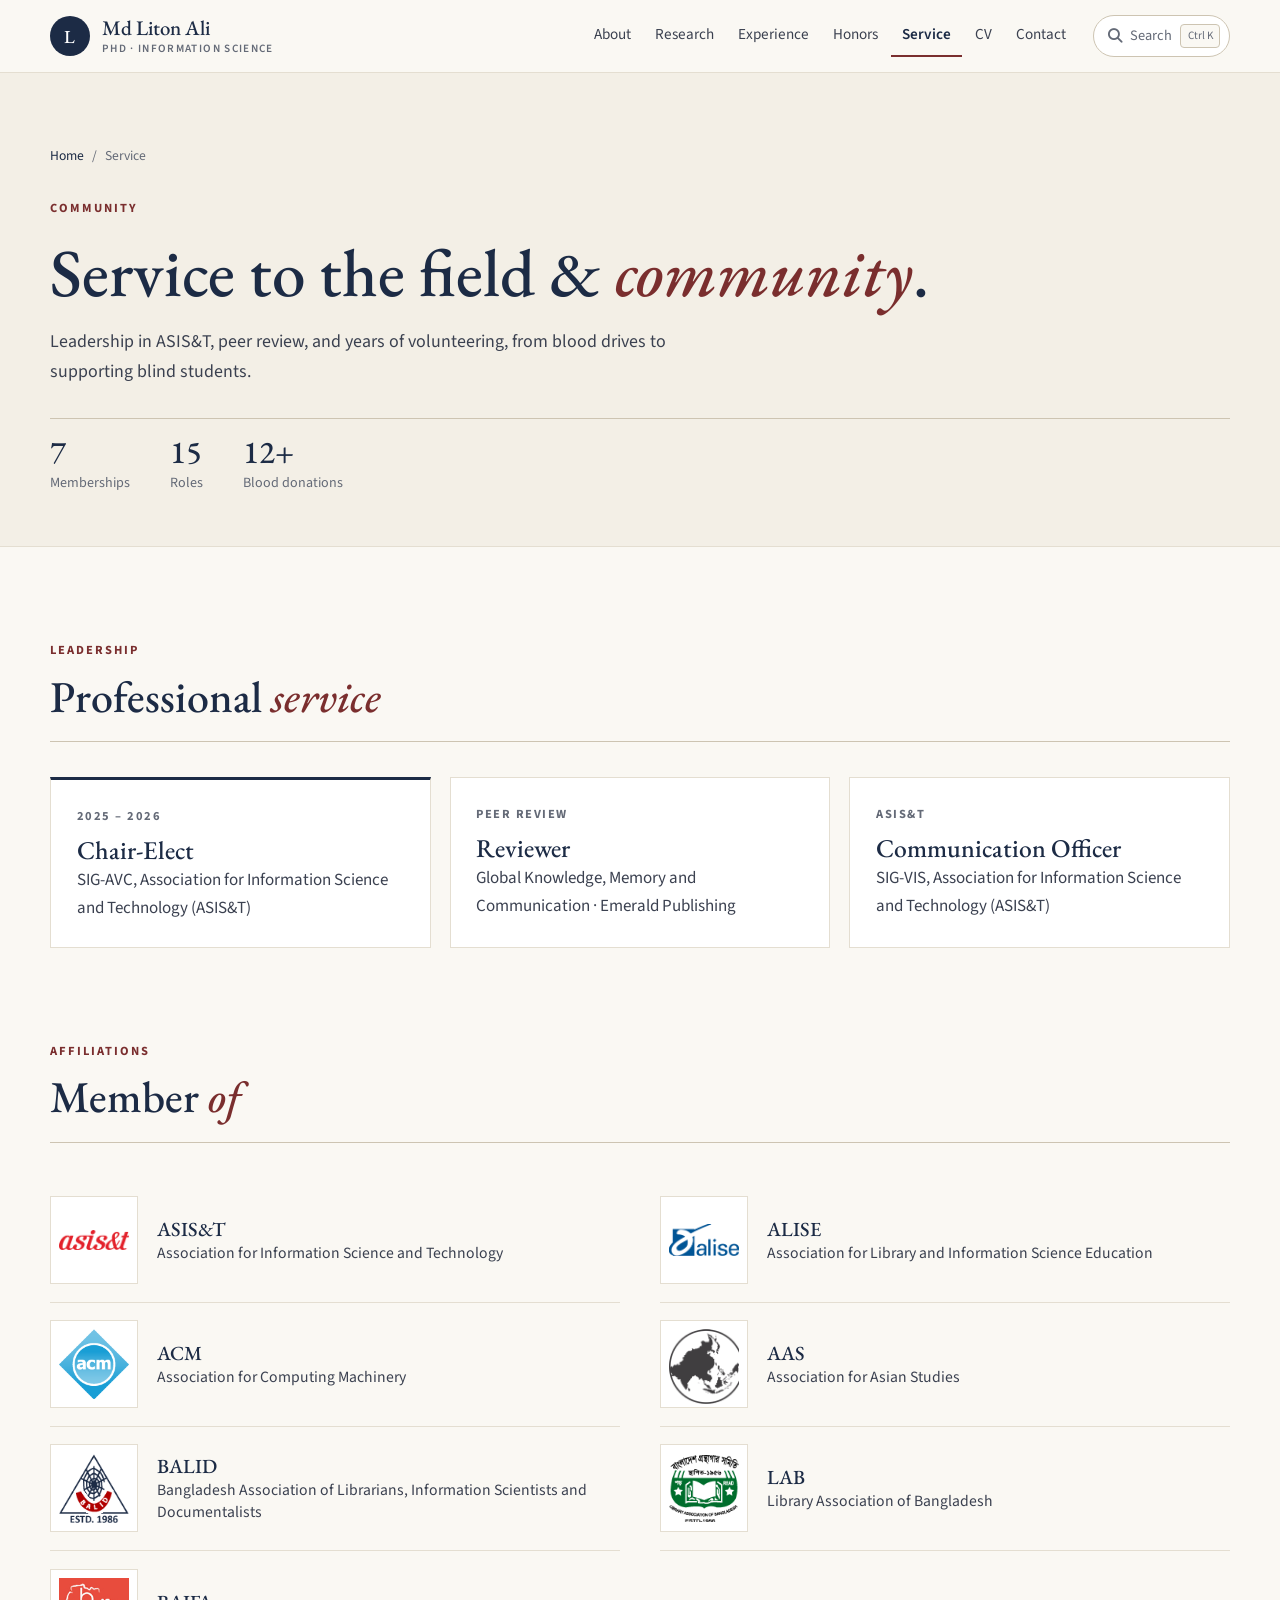
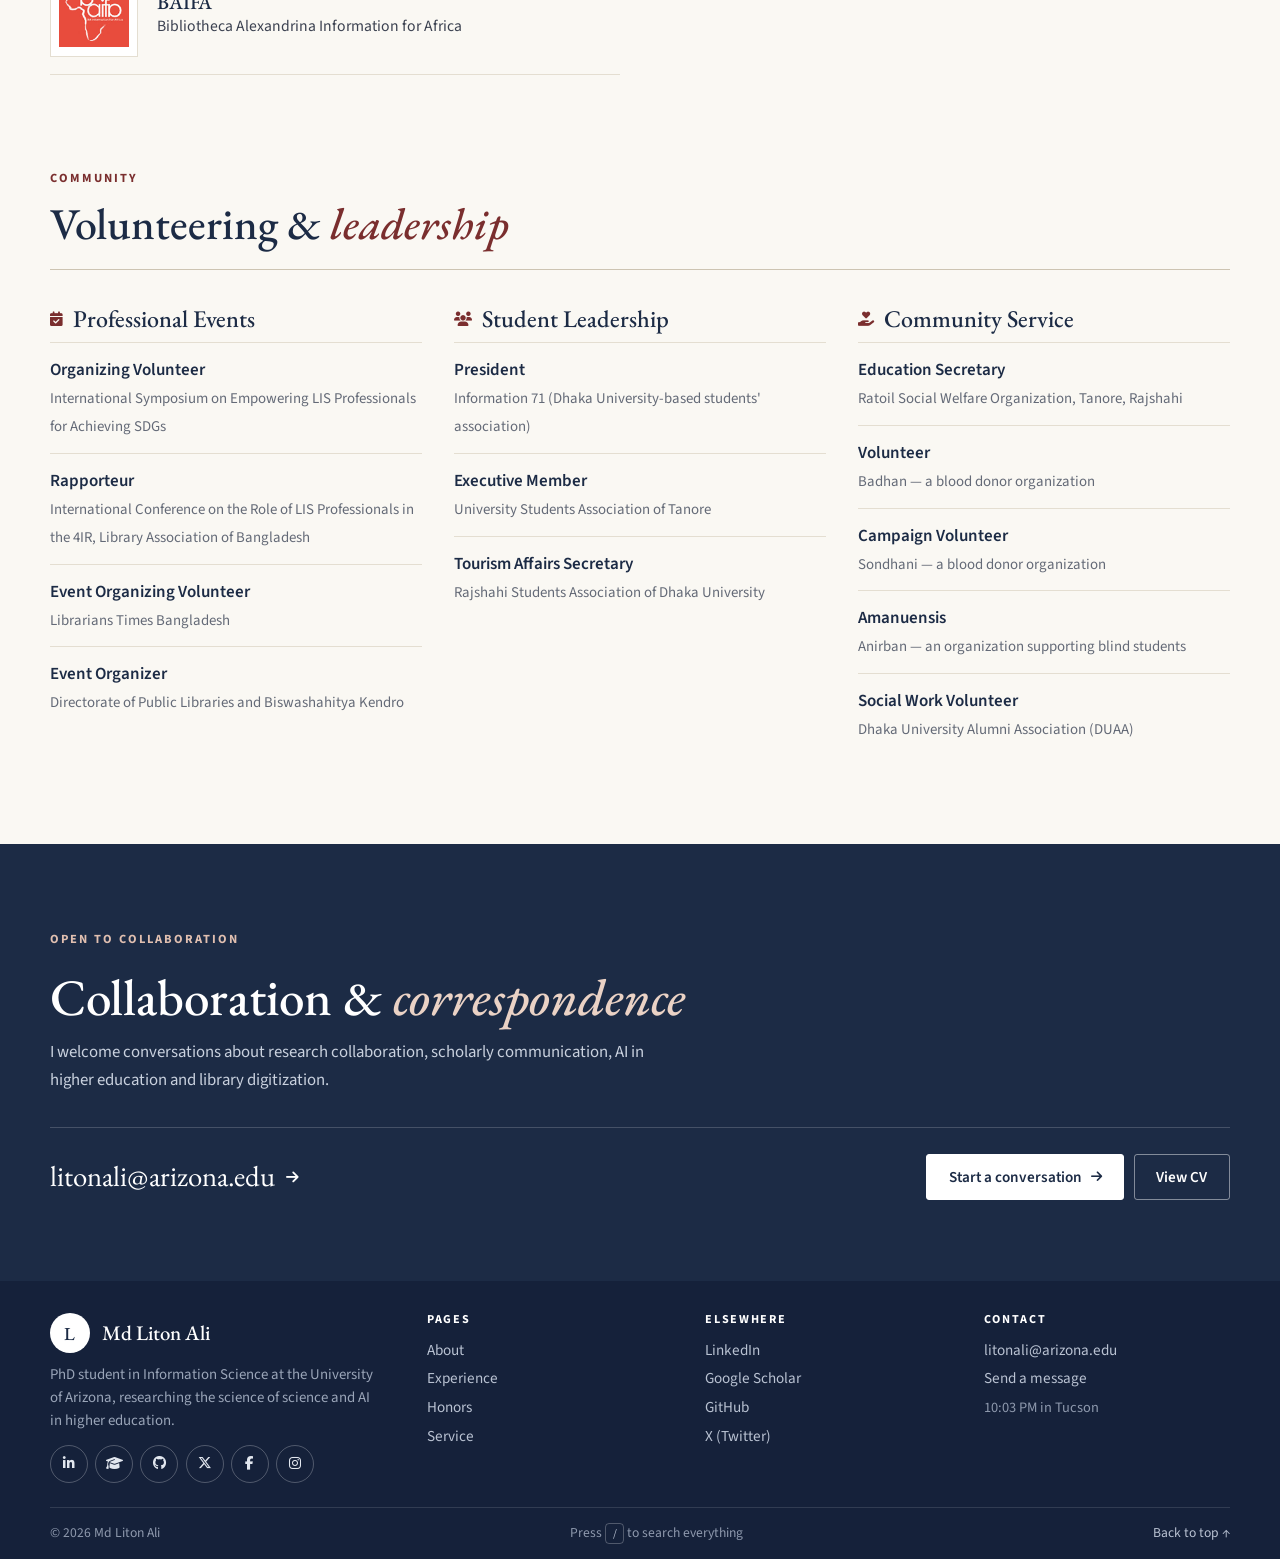
<file: service.html>
<!DOCTYPE html>
<html lang="en" class="no-js" data-theme="light">
<head>
<meta charset="UTF-8">
<meta name="viewport" content="width=device-width, initial-scale=1">
<title>Service — Md Liton Ali</title>
<meta name="description" content="Professional service, memberships and volunteer work of Md Liton Ali.">
<meta name="author" content="Md Liton Ali">
<link rel="canonical" href="https://www.litonali.com/service.html">
<meta property="og:type" content="website"><meta property="og:title" content="Service — Md Liton Ali"><meta property="og:description" content="Professional service, memberships and volunteer work of Md Liton Ali.">
<meta property="og:url" content="https://www.litonali.com/service.html"><meta property="og:image" content="https://www.litonali.com/images/og-headshot.jpg">
<meta name="twitter:card" content="summary_large_image"><meta name="twitter:site" content="@3srliton">
<meta name="theme-color" content="#1c2b45">
<link rel="icon" href="favicon.svg" type="image/svg+xml">
<link rel="preconnect" href="https://fonts.googleapis.com"><link rel="preconnect" href="https://fonts.gstatic.com" crossorigin>
<link href="https://fonts.googleapis.com/css2?family=EB+Garamond:ital,wght@0,400;0,500;0,600;1,400;1,500&family=Source+Sans+3:wght@400;600;700&display=swap" rel="stylesheet">
<link href="https://cdnjs.cloudflare.com/ajax/libs/font-awesome/6.5.1/css/all.min.css" rel="stylesheet">
<link rel="stylesheet" href="style.css?v=2a26d41e">
</head>
<body>
<a class="skip-link" href="#main">Skip to content</a>
<div class="progress" aria-hidden="true"></div>
<header class="nav">
  <div class="nav-inner">
    <a class="brand" href="index.html" aria-label="Md Liton Ali, home"><span class="mono-mark"><b>L</b></span><span class="brand-name">Md Liton Ali<small>PhD · Information Science</small></span></a>
    <nav class="nav-links" aria-label="Main"><a href="about.html">About</a><a href="research.html">Research</a><a href="experience.html">Experience</a><a href="honors.html">Honors</a><a href="service.html" aria-current="page">Service</a><a href="cv.html">CV</a><a href="contact.html">Contact</a></nav>
    <div class="nav-tools">
      <button class="search-pill" type="button" data-palette aria-label="Search the site"><i class="fas fa-magnifying-glass" aria-hidden="true"></i><span class="lbl">Search</span><span class="kbd">Ctrl K</span></button>
      <button class="icon-btn menu-btn" id="menuToggle" type="button" aria-label="Menu" aria-expanded="false" aria-controls="overlay"><i class="fas fa-bars-staggered" aria-hidden="true"></i></button>
    </div>
  </div>
</header>
<div class="overlay" id="overlay" aria-hidden="true"><nav aria-label="Mobile"><a href="index.html"><small>00</small>Home</a><a href="about.html"><small>01</small>About</a><a href="research.html"><small>02</small>Research</a><a href="experience.html"><small>03</small>Experience</a><a href="honors.html"><small>04</small>Honors</a><a href="service.html" aria-current="page"><small>05</small>Service</a><a href="cv.html"><small>06</small>CV</a><a href="contact.html"><small>07</small>Contact</a></nav><div class="overlay-foot"><a href="mailto:litonali@arizona.edu">litonali@arizona.edu</a><span data-localtime></span></div></div>
<main id="main">

<section class="phero">
  <div class="wrap">
    <div class="crumbs fade-up" style="--d:.1s"><a href="index.html">Home</a><span>/</span><span>Service</span></div>
    <div class="fade-up" style="--d:.2s;margin-top:1.6rem"><span class="eyebrow">Community</span></div>
    <h1 class="fade-up" style="--d:.3s">Service to the field &amp; <em>community</em>.</h1>
    <p class="lede fade-up" style="--d:.42s">Leadership in ASIS&amp;T, peer review, and years of volunteering, from blood drives to supporting blind students.</p>
    <div class="phero-meta fade-up" style="--d:.55s"><div><strong>7</strong><span>Memberships</span></div><div><strong>15</strong><span>Roles</span></div><div><strong>12+</strong><span>Blood donations</span></div></div>
  </div>
</section>
<section class="sec"><div class="wrap"><div class="sec-head"><div><span class="eyebrow">Leadership</span><h2>Professional <em>service</em></h2></div></div><div class="roles"><div class="spot role lead rv" style="--d:0.00s"><span class="when">2025 – 2026</span><div><h3>Chair-Elect</h3><p>SIG-AVC, Association for Information Science and Technology (ASIS&amp;T)</p></div></div><div class="spot role rv" style="--d:0.07s"><span class="when">Peer review</span><div><h3>Reviewer</h3><p>Global Knowledge, Memory and Communication · Emerald Publishing</p></div></div><div class="spot role rv" style="--d:0.14s"><span class="when">ASIS&amp;T</span><div><h3>Communication Officer</h3><p>SIG-VIS, Association for Information Science and Technology (ASIS&amp;T)</p></div></div></div></div></section>
<section class="sec" id="memberships" style="padding-top:0"><div class="wrap"><div class="sec-head"><div><span class="eyebrow">Affiliations</span><h2>Member <em>of</em></h2></div></div><div class="orgs"><div class="org rv"><span class="ab ab--img"><img src="images/logos/asisandt.png" alt="ASIS&amp;T logo" loading="lazy"></span><span class="nm"><strong>ASIS&amp;T</strong>Association for Information Science and Technology</span></div><div class="org rv"><span class="ab ab--img"><img src="images/logos/alise.png" alt="ALISE logo" loading="lazy"></span><span class="nm"><strong>ALISE</strong>Association for Library and Information Science Education</span></div><div class="org rv"><span class="ab ab--img"><img src="images/logos/acm.png" alt="ACM logo" loading="lazy"></span><span class="nm"><strong>ACM</strong>Association for Computing Machinery</span></div><div class="org rv"><span class="ab ab--img"><img src="images/logos/aas.png" alt="AAS logo" loading="lazy"></span><span class="nm"><strong>AAS</strong>Association for Asian Studies</span></div><div class="org rv"><span class="ab ab--img"><img src="images/logos/balid.png" alt="BALID logo" loading="lazy"></span><span class="nm"><strong>BALID</strong>Bangladesh Association of Librarians, Information Scientists and Documentalists</span></div><div class="org rv"><span class="ab ab--img"><img src="images/logos/lab.png" alt="LAB logo" loading="lazy"></span><span class="nm"><strong>LAB</strong>Library Association of Bangladesh</span></div><div class="org rv"><span class="ab ab--img"><img src="images/logos/baifa.png" alt="BAIFA logo" loading="lazy"></span><span class="nm"><strong>BAIFA</strong>Bibliotheca Alexandrina Information for Africa</span></div></div></div></section>
<section class="sec" id="volunteer" style="padding-top:0"><div class="wrap"><div class="sec-head"><div><span class="eyebrow">Community</span><h2>Volunteering &amp; <em>leadership</em></h2></div></div><div class="vols"><div class="rv" style="--d:0.00s"><h3><i class="fas fa-calendar-check" aria-hidden="true"></i>Professional Events</h3><ul><li><strong>Organizing Volunteer</strong><span>International Symposium on Empowering LIS Professionals for Achieving SDGs</span></li><li><strong>Rapporteur</strong><span>International Conference on the Role of LIS Professionals in the 4IR, Library Association of Bangladesh</span></li><li><strong>Event Organizing Volunteer</strong><span>Librarians Times Bangladesh</span></li><li><strong>Event Organizer</strong><span>Directorate of Public Libraries and Biswashahitya Kendro</span></li></ul></div><div class="rv" style="--d:0.07s"><h3><i class="fas fa-users" aria-hidden="true"></i>Student Leadership</h3><ul><li><strong>President</strong><span>Information 71 (Dhaka University-based students&#x27; association)</span></li><li><strong>Executive Member</strong><span>University Students Association of Tanore</span></li><li><strong>Tourism Affairs Secretary</strong><span>Rajshahi Students Association of Dhaka University</span></li></ul></div><div class="rv" style="--d:0.14s"><h3><i class="fas fa-hand-holding-heart" aria-hidden="true"></i>Community Service</h3><ul><li><strong>Education Secretary</strong><span>Ratoil Social Welfare Organization, Tanore, Rajshahi</span></li><li><strong>Volunteer</strong><span>Badhan — a blood donor organization</span></li><li><strong>Campaign Volunteer</strong><span>Sondhani — a blood donor organization</span></li><li><strong>Amanuensis</strong><span>Anirban — an organization supporting blind students</span></li><li><strong>Social Work Volunteer</strong><span>Dhaka University Alumni Association (DUAA)</span></li></ul></div></div></div></section>

<section class="mega"><div class="wrap">
  <span class="eyebrow rv">Open to collaboration</span>
  <h2 class="rv" style="margin-top:1rem">Collaboration &amp; <em>correspondence</em></h2><p class="mega-p">I welcome conversations about research collaboration, scholarly communication, AI in higher education and library digitization.</p>
  <div class="mega-row rv" style="--d:.2s">
    <a class="mega-mail" href="mailto:litonali@arizona.edu">litonali@arizona.edu <i class="fas fa-arrow-right" aria-hidden="true"></i></a>
    <div style="display:flex;gap:.6rem;flex-wrap:wrap"><a class="btn" href="contact.html">Start a conversation <span class="arr"><i class="fas fa-arrow-right" aria-hidden="true"></i></span></a><a class="btn btn-ghost" href="cv.html">View CV</a></div>
  </div>
</div></section>
</main>
<footer class="footer">
  <div class="wrap">
    <div class="f-grid">
      <div><a class="brand" href="index.html"><span class="mono-mark"><b>L</b></span><span class="brand-name">Md Liton Ali</span></a>
        <p>PhD student in Information Science at the University of Arizona, researching the science of science and AI in higher education.</p><div class="soc"><a href="https://www.linkedin.com/in/3srliton/" target="_blank" rel="noopener" aria-label="LinkedIn"><i class="fab fa-linkedin-in" aria-hidden="true"></i></a><a href="https://scholar.google.com/citations?user=ygCGG80AAAAJ&hl=en" target="_blank" rel="noopener" aria-label="Google Scholar"><i class="fas fa-graduation-cap" aria-hidden="true"></i></a><a href="https://github.com/3srliton" target="_blank" rel="noopener" aria-label="GitHub"><i class="fab fa-github" aria-hidden="true"></i></a><a href="https://x.com/3srliton" target="_blank" rel="noopener" aria-label="X (Twitter)"><i class="fab fa-x-twitter" aria-hidden="true"></i></a><a href="https://www.facebook.com/3srliton" target="_blank" rel="noopener" aria-label="Facebook"><i class="fab fa-facebook-f" aria-hidden="true"></i></a><a href="https://www.instagram.com/3srliton" target="_blank" rel="noopener" aria-label="Instagram"><i class="fab fa-instagram" aria-hidden="true"></i></a></div></div>
      <div><h4>Pages</h4><ul><li><a href="about.html">About</a></li><li><a href="experience.html">Experience</a></li><li><a href="honors.html">Honors</a></li><li><a href="service.html">Service</a></li></ul></div>
      <div><h4>Elsewhere</h4><ul><li><a href="https://www.linkedin.com/in/3srliton/" target="_blank" rel="noopener">LinkedIn</a></li><li><a href="https://scholar.google.com/citations?user=ygCGG80AAAAJ&hl=en" target="_blank" rel="noopener">Google Scholar</a></li><li><a href="https://github.com/3srliton" target="_blank" rel="noopener">GitHub</a></li><li><a href="https://x.com/3srliton" target="_blank" rel="noopener">X (Twitter)</a></li></ul></div>
      <div><h4>Contact</h4><ul><li><a href="mailto:litonali@arizona.edu">litonali@arizona.edu</a></li><li><a href="contact.html">Send a message</a></li><li><span class="local-time" data-localtime style="color:var(--muted)"></span></li></ul></div>
    </div>
    <div class="f-bottom"><span>&copy; <span data-year>2026</span> Md Liton Ali</span><span>Press <span class="kbd">/</span> to search everything</span><a href="#main">Back to top ↑</a></div>
  </div>
</footer>
<div class="palette" id="palette" role="dialog" aria-modal="true" aria-label="Search the site" aria-hidden="true">
  <div class="palette-box">
    <div class="palette-in"><i class="fas fa-magnifying-glass" aria-hidden="true"></i><input type="text" placeholder="Search papers, roles, awards, pages…" aria-label="Search" role="combobox" aria-expanded="true" aria-controls="plist-pal" autocomplete="off"><span class="kbd">Esc</span></div>
    <div class="palette-list" id="plist-pal" role="listbox"></div>
    <div class="pal-foot"><span><span class="kbd">↑↓</span> move</span><span><span class="kbd">Enter</span> open</span><span><span class="kbd">Esc</span> close</span></div>
  </div>
</div>
<div class="toast" id="toast" role="status" aria-live="polite"></div>
<script src="script.js?v=2a26d41e" defer></script>
</body>
</html>
</file>
<file: style.css>
/* =====================================================================
   MD LITON ALI — Classic academic design
   EB Garamond (headings) · Source Sans 3 (text)
   Ivory paper, deep navy ink, oxblood accent. No decorative motion.
   ===================================================================== */

:root {
  --paper: #faf8f3;
  --paper-2: #f3efe6;
  --card: #ffffff;
  --panel: #ffffff;
  --navy: #1c2b45;
  --navy-2: #2a3d5e;
  --text: #1f2430;
  --text-2: #3b4150;
  --muted: #646a77;
  --line: #e4ded1;
  --line-2: #cdc4b2;
  --accent: #7a2e2e;
  --gold: #946f2f;
  --ring: #2a3d5e;
  --serif: 'EB Garamond', Garamond, 'Times New Roman', serif;
  --sans: 'Source Sans 3', 'Segoe UI', system-ui, -apple-system, sans-serif;
  --nav-h: 72px;
  color-scheme: light;
}

*, *::before, *::after { box-sizing: border-box; }
* { margin: 0; padding: 0; }
html { -webkit-text-size-adjust: 100%; scroll-padding-top: calc(var(--nav-h) + 16px); scroll-behavior: smooth; }
body { font-family: var(--sans); font-size: 1.0625rem; line-height: 1.65; color: var(--text); background: var(--paper); -webkit-font-smoothing: antialiased; overflow-x: hidden; }
img { max-width: 100%; display: block; }
a { color: inherit; text-decoration: none; }
button { font: inherit; color: inherit; background: none; border: 0; cursor: pointer; }
ul, ol { list-style: none; }
h1, h2, h3, h4 { font-family: var(--serif); font-weight: 500; line-height: 1.15; color: var(--navy); text-wrap: balance; }
h1 em, h2 em, h3 em { color: var(--accent); font-style: italic; }
p { text-wrap: pretty; }
::selection { background: #e7dcc8; }
:focus-visible { outline: 2px solid var(--ring); outline-offset: 3px; border-radius: 2px; }
.sr-only { position: absolute; width: 1px; height: 1px; overflow: hidden; clip: rect(0 0 0 0); white-space: nowrap; }
.skip-link { position: absolute; left: 1rem; top: -80px; z-index: 5000; background: var(--navy); color: #fff; padding: .6rem 1rem; }
.skip-link:focus { top: 1rem; }
.wrap { width: min(1180px, 100% - 2rem); margin-inline: auto; }
@media (min-width: 768px) { .wrap { width: min(1180px, 100% - 4rem); } }
.serif { font-family: var(--serif); }
.mono { font-family: var(--sans); }
.hl { color: var(--accent); }
.progress { position: fixed; inset: 0 0 auto 0; height: 2px; z-index: 3000; transform-origin: 0 50%; transform: scaleX(0); background: var(--navy); }

/* ---------- Navigation ---------- */
.nav { position: sticky; top: 0; z-index: 2000; background: rgba(250, 248, 243, .97); border-bottom: 1px solid var(--line); transition: transform .3s ease; }
.nav.hide { transform: translateY(-100%); }
.nav-inner { width: min(1180px, 100% - 2rem); margin-inline: auto; height: var(--nav-h); display: flex; align-items: center; gap: 1rem; }
@media (min-width: 768px) { .nav-inner { width: min(1180px, 100% - 4rem); } }
.brand { display: flex; align-items: center; gap: .75rem; flex-shrink: 0; }
.mono-mark { width: 40px; height: 40px; border-radius: 50%; display: grid; place-items: center; background: var(--navy); color: #fff; font-family: var(--serif); font-size: 1.15rem; letter-spacing: .02em; }
.mono-mark b { font-weight: 500; }
.brand-name { font-family: var(--serif); font-size: 1.3rem; font-weight: 500; color: var(--navy); line-height: 1.1; }
.brand-name small { display: block; font-family: var(--sans); font-size: .7rem; letter-spacing: .12em; text-transform: uppercase; color: var(--muted); font-weight: 600; margin-top: 3px; }
.nav-links { display: flex; gap: .1rem; margin-left: auto; }
.nav-links a { padding: .45rem .7rem; font-size: .95rem; color: var(--text-2); border-bottom: 2px solid transparent; transition: color .2s, border-color .2s; }
.nav-links a:hover { color: var(--navy); }
.nav-links a[aria-current="page"] { color: var(--navy); font-weight: 600; border-bottom-color: var(--accent); }
.nav-tools { display: flex; gap: .4rem; align-items: center; }
.icon-btn { width: 42px; height: 42px; border-radius: 50%; display: grid; place-items: center; color: var(--text-2); border: 1px solid var(--line-2); background: var(--card); transition: border-color .2s, color .2s; }
.icon-btn:hover { color: var(--navy); border-color: var(--navy); }
.search-pill { height: 42px; display: inline-flex; align-items: center; gap: .5rem; padding: 0 .55rem 0 .9rem; border-radius: 999px; border: 1px solid var(--line-2); background: var(--card); color: var(--muted); font-size: .9rem; }
.search-pill:hover { color: var(--navy); border-color: var(--navy); }
.kbd { font-size: .7rem; padding: .1rem .4rem; border-radius: 4px; border: 1px solid var(--line-2); color: var(--muted); background: var(--paper); }
.menu-btn { display: none; }
@media (max-width: 1180px) { .search-pill .lbl, .search-pill .kbd { display: none; } .search-pill { width: 42px; padding: 0; justify-content: center; } }
@media (max-width: 1020px) { .nav-links { display: none; } .menu-btn { display: grid; } .nav-tools { margin-left: auto; } }
@media (max-width: 420px) { .brand-name small { display: none; } }

.overlay { position: fixed; inset: 0; z-index: 1900; background: var(--paper); display: flex; flex-direction: column; justify-content: center; padding: 6rem 1.5rem 2rem; opacity: 0; visibility: hidden; transition: opacity .25s ease, visibility .25s; }
.overlay.open { opacity: 1; visibility: visible; }
.overlay nav { display: grid; border-top: 1px solid var(--line); }
.overlay a { font-family: var(--serif); font-size: 1.9rem; color: var(--navy); padding: .5rem 0; border-bottom: 1px solid var(--line); display: flex; gap: 1rem; align-items: baseline; }
.overlay a small { font-family: var(--sans); font-size: .75rem; color: var(--muted); }
.overlay a[aria-current="page"] { color: var(--accent); }
.overlay-foot { margin-top: 2rem; display: flex; flex-wrap: wrap; gap: 1rem; justify-content: space-between; color: var(--muted); font-size: .9rem; }
body.menu-open .nav { background: var(--paper); }

/* ---------- Buttons & links ---------- */
.btn { display: inline-flex; align-items: center; gap: .55rem; min-height: 46px; padding: 0 1.35rem; border-radius: 3px; font-weight: 600; font-size: .95rem; background: var(--navy); color: #fff; border: 1px solid var(--navy); transition: background-color .2s, color .2s, border-color .2s; }
.btn:hover { background: var(--navy-2); border-color: var(--navy-2); }
.btn .arr { display: inline-flex; font-size: .8rem; }
.btn-ghost { background: transparent; color: var(--navy); border-color: var(--line-2); }
.btn-ghost:hover { background: var(--card); color: var(--navy); border-color: var(--navy); }
.link-u { display: inline-flex; align-items: center; gap: .45rem; color: var(--navy); font-weight: 600; min-height: 44px; }
.link-u:hover { color: var(--accent); }
.link-u i { font-size: .8rem; }

/* ---------- Labels & tags ---------- */
.eyebrow { display: inline-block; font-family: var(--sans); font-size: .78rem; font-weight: 700; letter-spacing: .16em; text-transform: uppercase; color: var(--accent); }
.tag { display: inline-flex; align-items: center; gap: .4rem; padding: .16rem .6rem; border-radius: 2px; font-size: .78rem; font-weight: 600; border: 1px solid var(--line-2); color: var(--text-2); background: var(--card); white-space: nowrap; }
.tag i { font-size: .7rem; }
.tag-dot { width: 7px; height: 7px; border-radius: 50%; background: var(--c, var(--navy)); }
.tag--award { border-color: #d9c4a5; color: #7a5418; background: #fbf5ea; }
.tag--lime { border-color: var(--navy); color: #fff; background: var(--navy); }

/* ---------- Sections ---------- */
.sec { padding: clamp(3.5rem, 7vw, 5.5rem) 0; }
.sec--tight { padding: clamp(2.5rem, 5vw, 3.5rem) 0; }
.band { background: var(--paper-2); border-block: 1px solid var(--line); }
.sec-head { display: grid; grid-template-columns: 1fr auto; gap: 1rem 3rem; align-items: end; margin-bottom: 2.2rem; padding-bottom: 1.2rem; border-bottom: 1px solid var(--line-2); }
.sec-head h2 { font-size: clamp(2rem, 3.6vw, 2.75rem); margin-top: .5rem; }
.sec-head p { color: var(--muted); max-width: 520px; }
.sec-head .side { display: grid; gap: 1rem; justify-items: end; text-align: right; }
@media (max-width: 800px) { .sec-head { grid-template-columns: 1fr; } .sec-head .side { justify-items: start; text-align: left; } }

/* ---------- Home hero ---------- */
.hero { padding: clamp(3rem, 7vw, 5.5rem) 0 clamp(3rem, 6vw, 4.5rem); border-bottom: 1px solid var(--line); }
.hero-grid { display: grid; grid-template-columns: 1.25fr .75fr; gap: clamp(2rem, 6vw, 5rem); align-items: center; }
.hero h1 { font-size: clamp(3rem, 6.4vw, 5.2rem); line-height: 1.02; margin: 1rem 0 .6rem; }
.hero-sub { font-family: var(--serif); font-style: italic; font-size: clamp(1.25rem, 2vw, 1.55rem); color: var(--text-2); margin-bottom: 1.4rem; }
.hero-lede { font-size: 1.1rem; color: var(--text-2); max-width: 600px; margin-bottom: 2rem; }
.hero-actions { display: flex; flex-wrap: wrap; gap: .7rem; }
.hero-links { display: flex; flex-wrap: wrap; gap: .4rem 1.4rem; margin-top: 1.8rem; font-size: .95rem; }
.hero-links a { color: var(--navy); border-bottom: 1px solid var(--line-2); padding-bottom: 1px; display: inline-flex; gap: .4rem; align-items: center; }
.hero-links a:hover { color: var(--accent); border-color: var(--accent); }
.stage { justify-self: end; width: min(400px, 100%); }
.portrait-frame { margin: 0; aspect-ratio: 4 / 5; overflow: hidden; border: 1px solid var(--line-2); background: #e7e6e2; }
.portrait-frame img { width: 100%; height: 100%; object-fit: cover; }
.hero-facts { margin-top: 1rem; border-top: 2px solid var(--navy); }
.hero-facts li { display: flex; justify-content: space-between; gap: 1rem; padding: .6rem 0; border-bottom: 1px solid var(--line); font-size: .92rem; }
.hero-facts li > :first-child { color: var(--navy); font-weight: 600; }
.hero-facts li > :last-child { color: var(--muted); text-align: right; }
@media (max-width: 900px) { .hero-grid { grid-template-columns: 1fr; } .stage { justify-self: start; max-width: 380px; } }

/* Statement */
.statement { max-width: 900px; }
.statement blockquote { font-family: var(--serif); font-size: clamp(1.45rem, 2.7vw, 2rem); line-height: 1.38; color: var(--navy); margin: 1rem 0 1.2rem; padding-left: 1.4rem; border-left: 3px solid var(--accent); }

/* Stats */
.stats { display: grid; grid-template-columns: repeat(4, 1fr); border-top: 1px solid var(--line-2); border-bottom: 1px solid var(--line-2); }
.stat { padding: 1.6rem 1.4rem; border-right: 1px solid var(--line); }
.stat:first-child { padding-left: 0; }
.stat:last-child { border-right: 0; }
.stat .num { font-family: var(--serif); font-size: clamp(2.4rem, 4.4vw, 3.2rem); line-height: 1; color: var(--navy); }
.stat .lbl { margin-top: .5rem; color: var(--muted); font-size: .92rem; max-width: 220px; }
@media (max-width: 800px) { .stats { grid-template-columns: repeat(2, 1fr); } .stat { padding-left: 1.2rem; } .stat:nth-child(odd) { padding-left: 0; } .stat:nth-child(2) { border-right: 0; } .stat:nth-child(-n+2) { border-bottom: 1px solid var(--line); } }

/* Research themes */
.themes { display: grid; grid-template-columns: repeat(6, 1fr); gap: 1.2rem; }
.spot { position: relative; }
.theme-card { grid-column: span 2; background: var(--card); border: 1px solid var(--line); border-top: 3px solid var(--c, var(--navy)); padding: 1.6rem 1.6rem 1.4rem; display: flex; flex-direction: column; gap: .9rem; transition: box-shadow .2s; }
a.theme-card:hover { box-shadow: 0 6px 20px -12px rgba(28, 43, 69, .35); }
.theme-card.lead { grid-column: span 3; }
.theme-card .row { display: flex; justify-content: space-between; align-items: center; gap: 1rem; }
.theme-card .ic { color: var(--c, var(--navy)); font-size: 1.1rem; }
.theme-card .lead-badge { font-size: .72rem; font-weight: 700; letter-spacing: .14em; text-transform: uppercase; color: var(--muted); }
.theme-card h3 { font-size: clamp(1.5rem, 2.2vw, 1.9rem); }
.theme-card.sub h3 { font-size: 1.4rem; }
.theme-card p { color: var(--text-2); font-size: .98rem; }
.theme-card .cnt { font-size: .85rem; color: var(--muted); }
.theme-card .row:last-child { margin-top: auto; padding-top: .6rem; border-top: 1px solid var(--line); }
.theme-art { display: none; }
@media (max-width: 1000px) { .themes { grid-template-columns: repeat(2, 1fr); } .theme-card, .theme-card.lead { grid-column: span 1; } }
@media (max-width: 600px) { .themes { grid-template-columns: 1fr; } }

/* Home publications list */
.publist li { display: grid; grid-template-columns: 90px 1fr; gap: 1.5rem; padding: 1.2rem 0; border-bottom: 1px solid var(--line); }
.publist li:first-child { padding-top: .2rem; }
.pl-yr { font-family: var(--serif); font-size: 1.6rem; color: var(--navy); line-height: 1.2; }
.publist a { font-family: var(--serif); font-size: 1.3rem; line-height: 1.35; color: var(--navy); }
.publist a:hover { color: var(--accent); }
.pl-meta { color: var(--muted); font-size: .95rem; margin-top: .3rem; }
.pl-meta .tag { margin-left: .4rem; vertical-align: middle; }
@media (max-width: 640px) { .publist li { grid-template-columns: 1fr; gap: .2rem; } }

/* Now / current projects */
.now { display: grid; border-top: 1px solid var(--line-2); }
.now-row { display: grid; grid-template-columns: 150px 1fr 1.4fr; gap: 1.5rem; align-items: baseline; padding: 1.3rem 0; border-bottom: 1px solid var(--line); }
.now-st { display: inline-flex; align-items: center; gap: .5rem; font-size: .76rem; font-weight: 700; letter-spacing: .12em; text-transform: uppercase; color: var(--muted); }
.pulse { width: 7px; height: 7px; border-radius: 50%; background: var(--c, var(--accent)); display: inline-block; flex-shrink: 0; }
.now-row h3 { font-size: 1.35rem; }
.now-row p { color: var(--text-2); font-size: .98rem; }
.now-row .go { display: none; }
@media (max-width: 860px) { .now-row { grid-template-columns: 1fr; gap: .35rem; } }

/* Chronology */
.chron { display: grid; grid-template-columns: repeat(4, 1fr); }
.chron li { padding: 1.3rem 1.3rem 1.5rem; border-bottom: 1px solid var(--line); border-left: 1px solid var(--line); }
.chron li:nth-child(4n+1) { padding-left: 0; border-left: 0; }
.c-yr { font-family: var(--serif); font-size: 1.5rem; color: var(--accent); }
.chron h3 { font-family: var(--sans); font-size: 1.02rem; font-weight: 700; color: var(--navy); margin: .3rem 0 .25rem; }
.chron p { font-size: .93rem; color: var(--muted); }
@media (max-width: 900px) { .chron { grid-template-columns: repeat(2, 1fr); } .chron li:nth-child(4n+1) { padding-left: 1.3rem; border-left: 1px solid var(--line); } .chron li:nth-child(odd) { padding-left: 0; border-left: 0; } }
@media (max-width: 560px) { .chron { grid-template-columns: 1fr; } .chron li { padding-left: 0 !important; border-left: 0 !important; } }

/* Explore */
.explore { display: grid; grid-template-columns: repeat(3, 1fr); gap: 1.4rem; }
.ex { display: flex; flex-direction: column; background: var(--card); border: 1px solid var(--line); transition: box-shadow .2s, border-color .2s; }
.ex:hover { border-color: var(--line-2); box-shadow: 0 8px 24px -16px rgba(28, 43, 69, .45); }
.ex-img { aspect-ratio: 16 / 9; overflow: hidden; background: var(--paper-2); border-bottom: 1px solid var(--line); }
.ex-img img { width: 100%; height: 100%; object-fit: cover; object-position: center 30%; }
.ex-body { padding: 1.2rem 1.3rem 1rem; display: grid; gap: .3rem; }
.ex-body h3 { font-size: 1.5rem; }
.ex-body p { color: var(--muted); font-size: .95rem; }
.ex-body .link-u { margin-top: .2rem; font-size: .92rem; min-height: 36px; }
@media (max-width: 900px) { .explore { grid-template-columns: repeat(2, 1fr); } }
@media (max-width: 560px) { .explore { grid-template-columns: 1fr; } }

/* Contact band */
.mega { background: var(--navy); color: #e8ecf3; padding: clamp(3.5rem, 7vw, 5rem) 0; }
.mega .eyebrow { color: #e0bfb0; }
.mega h2 { color: #fff; font-size: clamp(2.2rem, 4.4vw, 3.2rem); }
.mega h2 em { color: #ead2c5; }
.mega-p { color: #c9d1de; max-width: 620px; margin-top: .8rem; font-size: 1.05rem; }
.mega-row { display: flex; flex-wrap: wrap; gap: 1.5rem 2rem; justify-content: space-between; align-items: center; margin-top: 2rem; padding-top: 1.6rem; border-top: 1px solid rgba(255, 255, 255, .18); }
.mega-row > div { display: flex; flex-wrap: wrap; gap: .7rem; }
.mega-mail { font-family: var(--serif); font-size: clamp(1.3rem, 2.4vw, 1.8rem); color: #fff; display: inline-flex; gap: .7rem; align-items: center; overflow-wrap: anywhere; }
.mega-mail i { font-size: .9rem; }
.mega-mail:hover { color: #ead2c5; }
.mega .btn { background: #fff; color: var(--navy); border-color: #fff; }
.mega .btn:hover { background: #eef1f6; }
.mega .btn-ghost { background: transparent; color: #fff; border-color: rgba(255, 255, 255, .45); }
.mega .btn-ghost:hover { background: rgba(255, 255, 255, .08); color: #fff; }

/* Footer */
.footer { background: #15213a; color: #b9c2d2; padding: 2rem 0 0; }
.f-grid { display: grid; grid-template-columns: 1.4fr 1fr 1fr 1fr; gap: 1.5rem 2rem; }
.footer .brand { display: flex; padding: 0; }
.footer .brand-name { color: #fff; }
.footer .brand-name small { color: #8e99ad; }
.footer .mono-mark { background: #fff; color: var(--navy); }
.f-grid h4 { font-family: var(--sans); font-size: .76rem; font-weight: 700; letter-spacing: .14em; text-transform: uppercase; color: #fff; margin-bottom: .55rem; }
.f-grid ul { display: grid; gap: 0; }
.f-grid a { color: #b9c2d2; font-size: .95rem; padding: .1rem 0; display: inline-block; }
.f-grid a:hover { color: #fff; }
.f-grid p { color: #9aa5b8; font-size: .93rem; line-height: 1.55; max-width: 330px; margin: .6rem 0 .8rem; }
.f-bottom { display: flex; flex-wrap: wrap; justify-content: space-between; gap: 1rem; margin-top: 1.5rem; padding: .9rem 0; border-top: 1px solid rgba(255, 255, 255, .12); font-size: .85rem; color: #8e99ad; }
.f-bottom a { color: #b9c2d2; }
.f-bottom .kbd { background: transparent; color: #b9c2d2; border-color: rgba(255, 255, 255, .25); }
.local-time { font-size: .9rem; }
.footer .local-time { color: #8e99ad !important; }
.soc { display: flex; flex-wrap: wrap; gap: .45rem; }
.soc a { width: 38px; height: 38px; border-radius: 50%; display: grid; place-items: center; border: 1px solid var(--line-2); color: var(--navy); font-size: .85rem; background: var(--card); transition: background-color .2s, color .2s; padding: 0; }
.soc a:hover { background: var(--navy); color: #fff; border-color: var(--navy); }
.footer .soc a { border-color: rgba(255, 255, 255, .25); color: #e2e7ef; background: transparent; }
.footer .soc a:hover { background: #fff; color: var(--navy); }
@media (max-width: 860px) { .f-grid { grid-template-columns: 1fr 1fr; } .f-grid > div:first-child { grid-column: 1 / -1; } }

/* ---------- Inner page header ---------- */
.phero { padding: clamp(3rem, 7vw, 4.5rem) 0 clamp(2.4rem, 5vw, 3.2rem); background: var(--paper-2); border-bottom: 1px solid var(--line); }
.phero h1 { font-size: clamp(2.6rem, 5.6vw, 4.2rem); margin: .8rem 0 1rem; max-width: 900px; }
.phero .lede { font-size: 1.12rem; color: var(--text-2); max-width: 700px; }
.phero-meta { display: flex; flex-wrap: wrap; margin-top: 2rem; border-top: 1px solid var(--line-2); }
.phero-meta > * { display: grid; gap: .1rem; padding: 1rem 2.5rem 0 0; }
.phero-meta strong { font-family: var(--serif); font-size: 2rem; font-weight: 500; color: var(--navy); line-height: 1.1; }
.phero-meta span { font-size: .88rem; color: var(--muted); }
.crumbs { font-size: .85rem; color: var(--muted); display: flex; flex-wrap: wrap; gap: .5rem; margin-bottom: .4rem; }
.crumbs a { color: var(--navy); }
.crumbs a:hover { text-decoration: underline; }
.fade-up, .rv-clip { opacity: 1; }

/* ---------- Research map ---------- */
.universe-wrap { position: relative; border: 1px solid var(--line); background: var(--card); }
.universe { display: block; width: 100%; height: clamp(420px, 58vh, 580px); }
.universe .edge { stroke: #cfc7b6; stroke-width: 1; transition: stroke .2s, opacity .2s; }
.universe .node { cursor: pointer; }
.universe .node text { font-family: var(--sans); font-size: 12px; fill: var(--muted); pointer-events: none; }
.universe .node.theme text { font-family: var(--serif); font-size: 18px; fill: var(--navy); }
.universe.focus .node:not(.hot) { opacity: .25; }
.universe.focus .edge:not(.hot) { opacity: .15; }
.universe .edge.hot { stroke: var(--accent); }
.u-legend { position: absolute; left: 1rem; bottom: 1rem; display: flex; flex-wrap: wrap; gap: .45rem; }
.u-hint { position: absolute; right: 1rem; top: .9rem; font-size: .82rem; color: var(--muted); }
.u-tip { position: absolute; z-index: 3; pointer-events: none; max-width: 300px; padding: .7rem .9rem; background: var(--card); border: 1px solid var(--line-2); box-shadow: 0 8px 24px -14px rgba(0, 0, 0, .35); font-size: .88rem; opacity: 0; transition: opacity .15s; }
.u-tip.show { opacity: 1; }
.u-tip b { display: block; font-weight: 600; color: var(--navy); margin-bottom: .2rem; }
.u-tip span { font-size: .8rem; color: var(--muted); }
@media (max-width: 640px) { .u-hint { display: none; } }

/* ---------- Publications (research page) ---------- */
.p-tools { display: flex; flex-wrap: wrap; gap: .8rem; justify-content: space-between; align-items: center; margin-bottom: 1.2rem; }
.chips { display: flex; flex-wrap: wrap; gap: .4rem; }
.chip-btn { min-height: 38px; padding: .3rem .85rem; border: 1px solid var(--line-2); background: var(--card); color: var(--text-2); font-size: .88rem; display: inline-flex; gap: .45rem; align-items: center; border-radius: 2px; transition: background-color .15s, color .15s, border-color .15s; }
.chip-btn:hover { border-color: var(--navy); color: var(--navy); }
.chip-btn[aria-pressed="true"] { background: var(--navy); color: #fff; border-color: var(--navy); }
.chip-btn sup { font-size: .7rem; opacity: .75; }
.search-field { position: relative; flex: 1 1 260px; max-width: 360px; }
.search-field i { position: absolute; left: .9rem; top: 50%; transform: translateY(-50%); color: var(--muted); font-size: .85rem; }
.search-field input { width: 100%; min-height: 42px; border: 1px solid var(--line-2); background: var(--card); color: var(--text); font: inherit; font-size: .95rem; padding: .4rem .9rem .4rem 2.4rem; border-radius: 2px; }
.search-field input:focus { outline: none; border-color: var(--navy); }
.p-count { font-size: .85rem; color: var(--muted); }
.plist { display: grid; border-top: 1px solid var(--line-2); }
.pub { border-bottom: 1px solid var(--line); }
.pub.open { background: var(--card); }
.pub-head { width: 100%; text-align: left; display: grid; grid-template-columns: 96px 1fr auto; gap: 1.4rem; padding: 1.3rem .8rem 1.3rem 0; align-items: start; }
.pub-yr { font-family: var(--serif); font-size: 1.7rem; color: var(--navy); line-height: 1.1; padding-left: .8rem; }
.pub-yr small { display: block; font-family: var(--sans); font-size: .7rem; font-weight: 700; letter-spacing: .12em; text-transform: uppercase; color: var(--muted); margin-top: .35rem; }
.pub-title { font-family: var(--serif); font-size: 1.3rem; font-weight: 500; line-height: 1.35; color: var(--navy); }
.pub-meta { font-size: .95rem; color: var(--muted); margin-top: .35rem; }
.pub-meta em { color: var(--text-2); }
.pub-tags { display: flex; flex-wrap: wrap; gap: .35rem; margin-top: .7rem; }
.pub-toggle { width: 36px; height: 36px; border-radius: 50%; border: 1px solid var(--line-2); display: grid; place-items: center; color: var(--navy); font-size: .8rem; transition: transform .2s; }
.pub.open .pub-toggle { transform: rotate(45deg); }
.pub-body { display: none; }
.pub.open .pub-body { display: block; }
.pub-inner { display: grid; grid-template-columns: 1.2fr 1fr; gap: 2rem; padding: 0 1rem 1.6rem calc(96px + 1.4rem); }
.pub-inner h4 { font-family: var(--sans); font-size: .74rem; font-weight: 700; letter-spacing: .14em; text-transform: uppercase; color: var(--accent); margin-bottom: .5rem; }
.pub-inner p { color: var(--text-2); font-size: 1rem; }
.pub-inner ul { display: grid; gap: .45rem; }
.pub-inner li { position: relative; padding-left: 1.1rem; color: var(--text-2); font-size: .97rem; }
.pub-inner li::before { content: ''; position: absolute; left: 0; top: .65em; width: 5px; height: 5px; background: var(--navy); }
.pub-actions { grid-column: 1 / -1; display: flex; flex-wrap: wrap; gap: .45rem; padding-top: 1rem; border-top: 1px solid var(--line); }
.act { display: inline-flex; align-items: center; gap: .45rem; min-height: 38px; padding: 0 .9rem; border: 1px solid var(--line-2); font-size: .88rem; font-weight: 600; color: var(--navy); background: var(--card); border-radius: 2px; }
.act:hover { border-color: var(--navy); }
.act--lime { background: var(--navy); color: #fff; border-color: var(--navy); }
.act--lime:hover { background: var(--navy-2); }
.pub-n { display: inline-flex; align-items: baseline; gap: .4rem; margin-top: .9rem; }
.pub-n b { font-family: var(--serif); font-size: 1.8rem; font-weight: 500; color: var(--navy); }
.pub-n span { font-size: .88rem; color: var(--muted); }
.empty { display: none; padding: 2.5rem 1rem; text-align: center; color: var(--muted); border-bottom: 1px solid var(--line); }
.empty.show { display: block; }
@media (max-width: 800px) {
  .pub-head { grid-template-columns: 1fr auto; gap: .6rem; }
  .pub-yr { grid-column: 1 / -1; display: flex; gap: .7rem; align-items: baseline; font-size: 1.4rem; padding-left: 0; }
  .pub-yr small { margin: 0; }
  .pub-inner { grid-template-columns: 1fr; padding: 0 .8rem 1.4rem; }
}
.yearbars { display: flex; gap: .8rem; align-items: end; height: 120px; }
.yb { display: flex; flex-direction: column; justify-content: flex-end; align-items: center; gap: .35rem; height: 100%; min-width: 46px; }
.yb .bar { width: 100%; max-width: 54px; background: var(--navy); color: #fff; font-size: .8rem; font-weight: 700; display: flex; justify-content: center; padding-top: .3rem; }
.yb span { font-size: .82rem; color: var(--muted); }

/* ---------- Generic blocks ---------- */
.grid { display: grid; gap: 1.2rem; }
.g2 { grid-template-columns: repeat(2, 1fr); }
.g3 { grid-template-columns: repeat(3, 1fr); }
.g4 { grid-template-columns: repeat(4, 1fr); }
@media (max-width: 1000px) { .g3, .g4 { grid-template-columns: repeat(2, 1fr); } }
@media (max-width: 640px) { .g2, .g3, .g4 { grid-template-columns: 1fr; } }
.box { background: var(--card); border: 1px solid var(--line); padding: 1.5rem; display: block; transition: border-color .2s; }
a.box:hover { border-color: var(--navy); }
.box h3 { font-size: 1.45rem; margin: .7rem 0 .4rem; }
.box p { color: var(--text-2); font-size: .98rem; }
.box .ic { color: var(--accent); font-size: 1.1rem; }

.feature { display: grid; grid-template-columns: 1fr 1fr; gap: clamp(2rem, 5vw, 4rem); align-items: center; }
.feature-media { position: relative; aspect-ratio: 4 / 3; overflow: hidden; border: 1px solid var(--line-2); }
.feature-media img { width: 100%; height: 100%; object-fit: cover; }
.feature-media .badge { position: absolute; left: 1rem; bottom: 1rem; }
.feature h2 { font-size: clamp(2rem, 3.6vw, 2.8rem); margin: .7rem 0 1rem; }
.feature p { color: var(--text-2); margin-bottom: 1rem; }
.checks { display: grid; gap: .55rem; margin: 1.2rem 0 1.8rem; }
.checks li { display: grid; grid-template-columns: 22px 1fr; gap: .5rem; color: var(--text-2); }
.checks i { color: var(--accent); margin-top: .35rem; font-size: .8rem; }
@media (max-width: 900px) { .feature { grid-template-columns: 1fr; } }

/* About */
.bio { display: grid; grid-template-columns: .8fr 1.2fr; gap: clamp(2rem, 6vw, 4.5rem); align-items: start; }
.bio-photo { position: sticky; top: calc(var(--nav-h) + 1.5rem); }
.bio-photo .frame { aspect-ratio: 4 / 5; overflow: hidden; border: 1px solid var(--line-2); background: #e7e6e2; }
.bio-photo .frame img { width: 100%; height: 100%; object-fit: cover; }
.bio-photo .cap { display: flex; justify-content: space-between; margin-top: .6rem; font-size: .85rem; color: var(--muted); }
.bio-text .lead { font-family: var(--serif); font-size: clamp(1.5rem, 2.4vw, 1.9rem); line-height: 1.35; color: var(--navy); margin: .8rem 0 1.5rem; }
.bio-text p { color: var(--text-2); margin-bottom: 1.1rem; font-size: 1.06rem; }
.bio-text strong { color: var(--text); font-weight: 600; }
.facts { display: grid; grid-template-columns: repeat(2, 1fr); margin-top: 2rem; border-top: 1px solid var(--line-2); }
.fact { padding: .9rem 1rem .9rem 0; border-bottom: 1px solid var(--line); }
.fact strong { display: block; font-family: var(--serif); font-size: 1.5rem; font-weight: 500; color: var(--navy); line-height: 1.15; }
.fact span { font-size: .88rem; color: var(--muted); }
@media (max-width: 900px) { .bio { grid-template-columns: 1fr; } .bio-photo { position: static; max-width: 360px; } }
.skills { display: grid; grid-template-columns: repeat(3, 1fr); gap: 1.2rem; }
.skill-col { background: var(--card); border: 1px solid var(--line); padding: 1.5rem; }
.skill-col h3 { font-size: 1.45rem; display: flex; align-items: center; gap: .6rem; margin-bottom: 1rem; }
.skill-col h3 i { font-size: .95rem; color: var(--accent); }
.pills { display: flex; flex-wrap: wrap; gap: .35rem; }
.pill { padding: .2rem .65rem; border: 1px solid var(--line-2); font-size: .88rem; color: var(--text-2); background: var(--paper); border-radius: 2px; }
@media (max-width: 900px) { .skills { grid-template-columns: 1fr; } }
.degrees { display: grid; border-top: 1px solid var(--line-2); }
.deg { display: grid; grid-template-columns: 170px 56px 1fr auto; gap: 1.4rem; align-items: center; padding: 1.2rem 0; border-bottom: 1px solid var(--line); }
.deg .yrs { font-size: .92rem; color: var(--muted); }
.deg .seal { width: 56px; height: 56px; border: 1px solid var(--line); background: #fff; display: grid; place-items: center; overflow: hidden; font-size: .72rem; font-weight: 700; color: var(--navy); }
.deg .seal img { width: 80%; height: 80%; object-fit: contain; }
.deg h3 { font-size: 1.45rem; }
.deg p { color: var(--muted); font-size: .95rem; }
.deg.current h3 em { color: var(--navy); font-style: normal; }
@media (max-width: 800px) { .deg { grid-template-columns: 50px 1fr; } .deg .yrs { grid-column: 1 / -1; } .deg .seal { width: 50px; height: 50px; } .deg .tag { grid-column: 2; justify-self: start; } }

/* Experience */
.xp { display: grid; border-top: 1px solid var(--line-2); }
.xp-item { border-bottom: 1px solid var(--line); }
.xp-head { width: 100%; text-align: left; display: grid; grid-template-columns: 160px 1fr auto; gap: 1.4rem; align-items: center; padding: 1.3rem 0; }
.xp-head .per { font-size: .92rem; color: var(--muted); display: flex; flex-wrap: wrap; gap: .5rem; align-items: center; }
.xp-head h3 { font-size: clamp(1.4rem, 2.4vw, 1.75rem); }
.xp-head .xp-org { color: var(--text-2); font-size: .98rem; margin-top: .15rem; }
.xp-head .tog { width: 36px; height: 36px; border-radius: 50%; border: 1px solid var(--line-2); display: grid; place-items: center; color: var(--navy); font-size: .8rem; transition: transform .2s; }
.xp-head[aria-expanded="true"] .tog { transform: rotate(45deg); }
.xp-body { display: none; }
.xp-head[aria-expanded="true"] + .xp-body, .xp-item.open .xp-body { display: block; }
.xp-body ul { display: grid; gap: .5rem; padding: 0 0 1.6rem calc(160px + 1.4rem); max-width: 980px; }
.xp-body li { position: relative; padding-left: 1.1rem; color: var(--text-2); }
.xp-body li::before { content: ''; position: absolute; left: 0; top: .7em; width: 5px; height: 5px; background: var(--accent); }
@media (max-width: 800px) { .xp-head { grid-template-columns: 1fr auto; } .xp-head .per { grid-column: 1 / -1; } .xp-body ul { padding-left: 0; } }
.gantt { background: var(--card); border: 1px solid var(--line); padding: 1.4rem; overflow: hidden; }
.g-scale, .g-row { display: grid; grid-template-columns: minmax(160px, 300px) 1fr; gap: 1.2rem; align-items: center; }
.g-years { display: grid; grid-template-columns: repeat(var(--years), 1fr); font-size: .78rem; color: var(--muted); }
.g-years span { border-left: 1px solid var(--line); padding-left: 5px; }
.g-row { padding: .45rem 0; border-top: 1px solid var(--line); }
.g-label { font-size: .9rem; color: var(--text-2); line-height: 1.3; }
.g-label small { display: block; font-size: .78rem; color: var(--muted); margin-top: 2px; }
.g-track { position: relative; height: 20px; background-image: linear-gradient(90deg, var(--line) 1px, transparent 1px); background-size: calc(100% / var(--years)) 100%; }
.g-bar { position: absolute; top: 5px; bottom: 5px; min-width: 8px; background: var(--navy); }
.g-bar.coord { background: var(--accent); }
.g-legend { display: flex; gap: 1.4rem; flex-wrap: wrap; margin-top: 1rem; font-size: .86rem; color: var(--muted); }
.g-legend i { display: inline-block; width: 18px; height: 8px; background: var(--navy); margin-right: .45rem; vertical-align: middle; }
.g-legend i.coord { background: var(--accent); }
@media (max-width: 700px) { .g-scale, .g-row { grid-template-columns: 1fr; gap: .3rem; } .g-scale > :first-child { display: none; } }
.train-grid { display: grid; grid-template-columns: repeat(3, 1fr); column-gap: 2rem; border-top: 1px solid var(--line-2); }
.train { padding: 1rem 0; border-bottom: 1px solid var(--line); display: grid; grid-template-columns: 64px 1fr; gap: .2rem 1rem; align-items: baseline; }
.train .yr { font-family: var(--serif); font-size: 1.3rem; color: var(--accent); grid-row: span 2; }
.train h4 { font-family: var(--sans); font-size: 1rem; font-weight: 600; color: var(--navy); line-height: 1.35; }
.train p { font-size: .9rem; color: var(--muted); }
@media (max-width: 1000px) { .train-grid { grid-template-columns: repeat(2, 1fr); } }
@media (max-width: 600px) { .train-grid { grid-template-columns: 1fr; } }

/* Honors */
.medals { display: grid; grid-template-columns: repeat(3, 1fr); gap: 1.2rem; }
.medal { background: var(--card); border: 1px solid var(--line); border-top: 3px solid var(--gold); padding: 1.6rem; display: flex; flex-direction: column; gap: 1rem; }
.medal > i { font-size: 1.4rem; color: var(--gold); }
.medal h3 { font-size: 1.55rem; }
.medal p { color: var(--text-2); font-size: .97rem; margin-top: .4rem; }
@media (max-width: 900px) { .medals { grid-template-columns: 1fr; } }
.awards { display: grid; grid-template-columns: repeat(2, 1fr); gap: 1.2rem; align-items: start; }
.aw { background: var(--card); border: 1px solid var(--line); padding: 1.5rem; }
.aw h3 { font-size: 1.5rem; display: flex; align-items: baseline; gap: .8rem; margin-bottom: .6rem; }
.aw h3 small { margin-left: auto; font-family: var(--sans); font-size: .8rem; color: var(--muted); }
.aw li { display: grid; grid-template-columns: 24px 1fr; gap: .5rem; padding: .7rem 0; border-top: 1px solid var(--line); color: var(--text-2); font-size: .98rem; }
.aw li i { color: var(--gold); margin-top: .3rem; font-size: .85rem; }
@media (max-width: 800px) { .awards { grid-template-columns: 1fr; } }
.gallery { columns: 3 280px; column-gap: 1.2rem; }
.shot { break-inside: avoid; display: block; width: 100%; margin-bottom: 1.2rem; text-align: left; background: var(--card); border: 1px solid var(--line); }
.shot img { width: 100%; height: auto; }
.shot .cap { padding: .8rem 1rem 1rem; }
.shot .cap h4 { font-size: 1.2rem; }
.shot .cap p { font-size: .88rem; color: var(--muted); margin-top: .2rem; }
.shot:hover { border-color: var(--line-2); }
.lightbox { position: fixed; inset: 0; z-index: 3500; display: grid; place-items: center; padding: 1.5rem; background: rgba(14, 20, 34, .92); opacity: 0; visibility: hidden; transition: opacity .2s, visibility .2s; }
.lightbox.open { opacity: 1; visibility: visible; }
.lightbox figure { width: min(1100px, 100%); display: grid; gap: 1rem; }
.lightbox img { max-height: 76vh; width: auto; max-width: 100%; margin: 0 auto; }
.lightbox figcaption { text-align: center; color: #e8ebf1; }
.lightbox figcaption h4 { color: #fff; font-size: 1.6rem; }
.lightbox figcaption p { color: #b5bdcc; }
.lb-btn { position: absolute; width: 46px; height: 46px; border-radius: 50%; display: grid; place-items: center; color: #fff; border: 1px solid rgba(255, 255, 255, .3); }
.lb-btn:hover { background: rgba(255, 255, 255, .12); }
.lb-close { top: 1.2rem; right: 1.2rem; }
.lb-prev { left: 1.2rem; top: 50%; transform: translateY(-50%); }
.lb-next { right: 1.2rem; top: 50%; transform: translateY(-50%); }
@media (max-width: 600px) { .lb-prev, .lb-next { top: auto; bottom: 1.2rem; transform: none; } }

/* Service */
.roles { display: grid; grid-template-columns: repeat(3, 1fr); gap: 1.2rem; }
.role { background: var(--card); border: 1px solid var(--line); padding: 1.6rem; display: flex; flex-direction: column; gap: .6rem; }
.role .when { font-size: .78rem; font-weight: 700; letter-spacing: .12em; text-transform: uppercase; color: var(--muted); }
.role h3 { font-size: 1.6rem; }
.role p { color: var(--text-2); }
.role.lead { border-top: 3px solid var(--navy); }
@media (max-width: 900px) { .roles { grid-template-columns: 1fr; } }
.orgs { display: grid; grid-template-columns: repeat(2, 1fr); gap: 0 2.5rem; }
.org { display: grid; grid-template-columns: 88px 1fr; gap: 1.2rem; align-items: center; padding: 1.1rem 0; border-bottom: 1px solid var(--line); }
.org .ab { width: 88px; height: 88px; border: 1px solid var(--line); background: #fff; display: grid; place-items: center; font-family: var(--serif); font-size: 1rem; font-weight: 600; color: var(--navy); text-align: center; padding: .3rem; line-height: 1.1; }
.org .ab--img { padding: .5rem; }
.org .ab--img img { max-width: 100%; max-height: 100%; object-fit: contain; }
.org .nm { color: var(--text-2); font-size: .98rem; line-height: 1.4; }
.org .nm strong { display: block; font-family: var(--serif); font-size: 1.25rem; font-weight: 500; color: var(--navy); }
@media (max-width: 760px) { .orgs { grid-template-columns: 1fr; } }
.vols { display: grid; grid-template-columns: repeat(3, 1fr); gap: 2rem; }
.vols h3 { font-size: 1.5rem; margin-bottom: .6rem; display: flex; gap: .6rem; align-items: center; }
.vols h3 i { font-size: .9rem; color: var(--accent); }
.vols li { padding: .8rem 0; border-top: 1px solid var(--line); }
.vols strong { display: block; font-weight: 600; color: var(--navy); }
.vols span { font-size: .93rem; color: var(--muted); }
@media (max-width: 900px) { .vols { grid-template-columns: 1fr; } }

/* CV */
.cv { display: grid; grid-template-columns: 210px 1fr; gap: 3rem; align-items: start; }
.cv-toc { position: sticky; top: calc(var(--nav-h) + 1.5rem); display: grid; border-top: 1px solid var(--line-2); }
.cv-toc a { padding: .45rem 0; font-size: .95rem; color: var(--text-2); border-bottom: 1px solid var(--line); }
.cv-toc a:hover, .cv-toc a.active { color: var(--accent); }
.cv-toc .btn { margin-top: 1.2rem; justify-content: center; color: #fff; border-bottom: 1px solid var(--navy); padding: 0 1rem; }
.cv-toc .btn:hover { color: #fff; }
.cv-doc { background: var(--card); border: 1px solid var(--line); padding: clamp(1.5rem, 4vw, 3rem); }
.cv-h { display: flex; flex-wrap: wrap; justify-content: space-between; gap: 1rem; padding-bottom: 1.3rem; border-bottom: 2px solid var(--navy); }
.cv-h h2 { font-size: clamp(2.2rem, 4vw, 3rem); }
.cv-h p { color: var(--muted); }
.cv-contact { display: grid; gap: .1rem; text-align: right; font-size: .92rem; color: var(--text-2); }
.cv-sec { padding: 1.4rem 0; border-bottom: 1px solid var(--line); scroll-margin-top: calc(var(--nav-h) + 1rem); }
.cv-sec:last-child { border: 0; }
.cv-sec > h3 { font-family: var(--sans); font-size: .8rem; font-weight: 700; letter-spacing: .16em; text-transform: uppercase; color: var(--accent); margin-bottom: .8rem; }
.cv-row { display: grid; grid-template-columns: 1fr auto; gap: .1rem 1.5rem; padding: .45rem 0; }
.cv-row strong { font-weight: 600; color: var(--navy); }
.cv-row .d { font-size: .9rem; color: var(--muted); white-space: nowrap; }
.cv-row .s { grid-column: 1 / -1; color: var(--muted); font-size: .95rem; }
.cv-row ul { grid-column: 1 / -1; display: grid; gap: .2rem; margin-top: .2rem; }
.cv-row li, .cv-list li { position: relative; padding-left: 1rem; font-size: .96rem; color: var(--text-2); }
.cv-row li::before, .cv-list li::before { content: '\2013'; position: absolute; left: 0; color: var(--muted); }
.cv-list { display: grid; gap: .4rem; }
.cv-cols { columns: 2 280px; column-gap: 2rem; }
.cv-cols li { break-inside: avoid; margin-bottom: .35rem; }
@media (max-width: 900px) { .cv { grid-template-columns: 1fr; } .cv-toc { position: static; display: flex; flex-wrap: wrap; gap: .3rem 1rem; border: 0; } .cv-toc a { border: 0; } .cv-contact { text-align: left; } }
@media (max-width: 560px) { .cv-row { grid-template-columns: 1fr; } }

/* Contact */
.contact { display: grid; grid-template-columns: 1fr 1fr; gap: clamp(1.5rem, 3vw, 2.5rem); align-items: stretch; }
.c-info, .form { background: var(--card); border: 1px solid var(--line); padding: clamp(1.3rem, 3vw, 2rem); }
.c-info { display: flex; flex-direction: column; }
.c-info h2, .form h2 { font-size: 1.85rem; }
.c-info > p, .form > p { color: var(--muted); margin: .15rem 0 1rem; }
.c-lines { border-top: 1px solid var(--line); }
.c-line { display: grid; grid-template-columns: 1fr auto; gap: 1rem; align-items: center; padding: .8rem 0; border-bottom: 1px solid var(--line); }
.c-line small { display: block; font-size: .72rem; font-weight: 700; letter-spacing: .14em; text-transform: uppercase; color: var(--muted); margin-bottom: .1rem; }
.c-line a, .c-line .v { font-family: var(--serif); font-size: clamp(1.15rem, 1.8vw, 1.35rem); color: var(--navy); line-height: 1.3; overflow-wrap: anywhere; }
.c-line a:hover { color: var(--accent); }
.c-soc { margin-top: auto; padding-top: 1.2rem; }
.copy { width: 36px; height: 36px; border-radius: 50%; border: 1px solid var(--line-2); display: grid; place-items: center; color: var(--muted); }
.copy:hover { color: var(--navy); border-color: var(--navy); }
.fgrid { display: grid; grid-template-columns: 1fr 1fr; gap: .75rem; }
.fg { position: relative; display: grid; align-content: start; }
.fg.full { grid-column: 1 / -1; }
.fg input, .fg textarea { width: 100%; font: inherit; font-size: 1rem; color: var(--text); background: var(--paper); border: 1px solid var(--line-2); padding: 1.25rem .8rem .4rem; min-height: 50px; border-radius: 2px; }
.fg textarea { min-height: 120px; resize: vertical; }
.fg label { position: absolute; left: .8rem; top: .85rem; color: var(--muted); font-size: 1rem; pointer-events: none; transition: top .15s, font-size .15s; }
.fg input:focus, .fg textarea:focus { outline: none; border-color: var(--navy); background: #fff; }
.fg input:focus + label, .fg input:not(:placeholder-shown) + label, .fg textarea:focus + label, .fg textarea:not(:placeholder-shown) + label { top: .3rem; font-size: .7rem; font-weight: 700; letter-spacing: .08em; text-transform: uppercase; color: var(--navy); }
.fg .err { display: none; font-size: .82rem; color: #a3261d; margin-top: .25rem; }
.fg.invalid input, .fg.invalid textarea { border-color: #a3261d; }
.fg.invalid .err { display: block; }
fieldset { border: 0; min-width: 0; }
.f-foot { display: flex; flex-wrap: wrap; justify-content: space-between; align-items: center; gap: 1rem; margin-top: 1rem; }
.f-foot small { color: var(--muted); }
.status-msg { margin-top: 1rem; padding: .8rem 1rem; font-size: .95rem; display: none; border: 1px solid; }
.status-msg.ok { display: block; background: #eef5ef; border-color: #b9d4bd; color: #24502d; }
.status-msg.bad { display: block; background: #fbefee; border-color: #e5bdb8; color: #7d231b; }
@media (max-width: 860px) { .contact { grid-template-columns: 1fr; } }
@media (max-width: 560px) { .fgrid { grid-template-columns: 1fr; } }

/* ---------- Search palette ---------- */
.palette { position: fixed; inset: 0; z-index: 3800; display: flex; justify-content: center; align-items: flex-start; padding: 12vh 1rem 1rem; background: rgba(20, 28, 44, .45); opacity: 0; visibility: hidden; transition: opacity .15s, visibility .15s; }
.palette.open { opacity: 1; visibility: visible; }
.palette-box { width: min(640px, 100%); background: var(--card); border: 1px solid var(--line-2); box-shadow: 0 24px 60px -30px rgba(0, 0, 0, .5); overflow: hidden; }
.palette-in { display: flex; align-items: center; gap: .8rem; padding: 1rem 1.2rem; border-bottom: 1px solid var(--line); }
.palette-in i { color: var(--muted); }
.palette-in input { flex: 1; border: 0; background: transparent; font: inherit; font-size: 1.05rem; color: var(--text); outline: none; min-height: 32px; }
.palette-list { max-height: 56vh; overflow-y: auto; padding: .4rem; }
.pal-group { font-size: .72rem; font-weight: 700; letter-spacing: .12em; text-transform: uppercase; color: var(--muted); padding: .7rem .7rem .3rem; }
.pal-item { display: grid; grid-template-columns: 32px 1fr auto; gap: .7rem; align-items: center; padding: .55rem .7rem; min-height: 46px; }
.pal-item i { width: 32px; height: 32px; display: grid; place-items: center; background: var(--paper-2); color: var(--navy); font-size: .8rem; }
.pal-item .pt { font-size: .95rem; font-weight: 600; color: var(--navy); line-height: 1.35; }
.pal-item .ps { display: block; font-size: .82rem; color: var(--muted); font-weight: 400; }
.pal-item .pg { font-size: .75rem; color: var(--muted); }
.pal-item[aria-selected="true"], .pal-item.active { background: var(--paper-2); }
.pal-empty { padding: 2rem; text-align: center; color: var(--muted); }
.pal-foot { display: flex; gap: 1.2rem; padding: .6rem 1.2rem; border-top: 1px solid var(--line); font-size: .78rem; color: var(--muted); }
mark { background: #f1e3c7; color: inherit; }
.toast { position: fixed; left: 50%; bottom: 1.5rem; z-index: 3900; transform: translateX(-50%); background: var(--navy); color: #fff; padding: .65rem 1.1rem; font-size: .92rem; opacity: 0; transition: opacity .2s; pointer-events: none; }
.toast.show { opacity: 1; }

/* ---------- Gentle fade on scroll (opacity only) ---------- */
.rv { opacity: 0; transition: opacity .6s ease; }
.rv.in { opacity: 1; }
.no-js .rv { opacity: 1; }
@media (prefers-reduced-motion: reduce) { *, *::before, *::after { transition-duration: .001ms !important; scroll-behavior: auto !important; } .rv { opacity: 1; } }

@media print {
  .nav, .footer, .phero, .cv-toc, .progress, .palette, .toast, .skip-link, .overlay, .mega { display: none !important; }
  body { background: #fff; color: #000; font-size: 10.5pt; }
  .sec { padding: 0; }
  .cv { display: block; }
  .cv-doc { border: 0; padding: 0; }
  .cv-row { break-inside: avoid; }
  .rv { opacity: 1 !important; }
}
</file>
